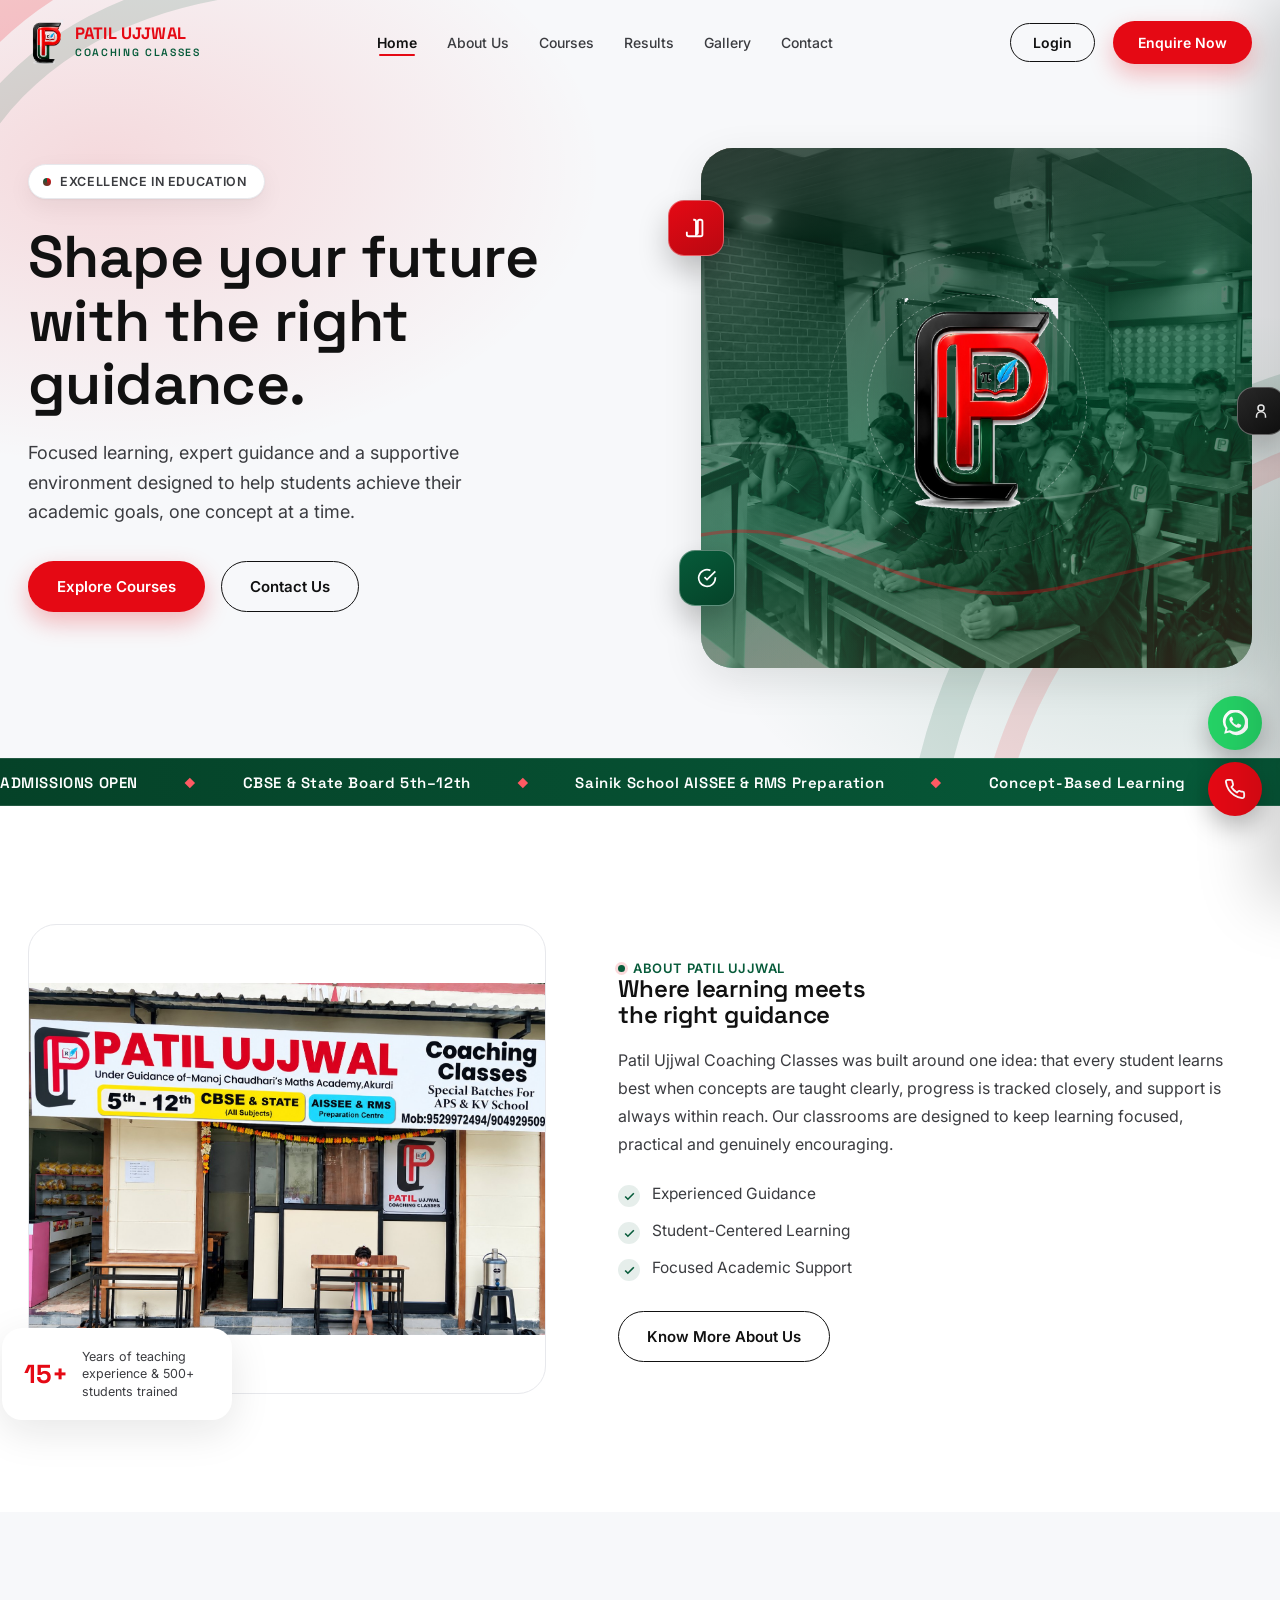
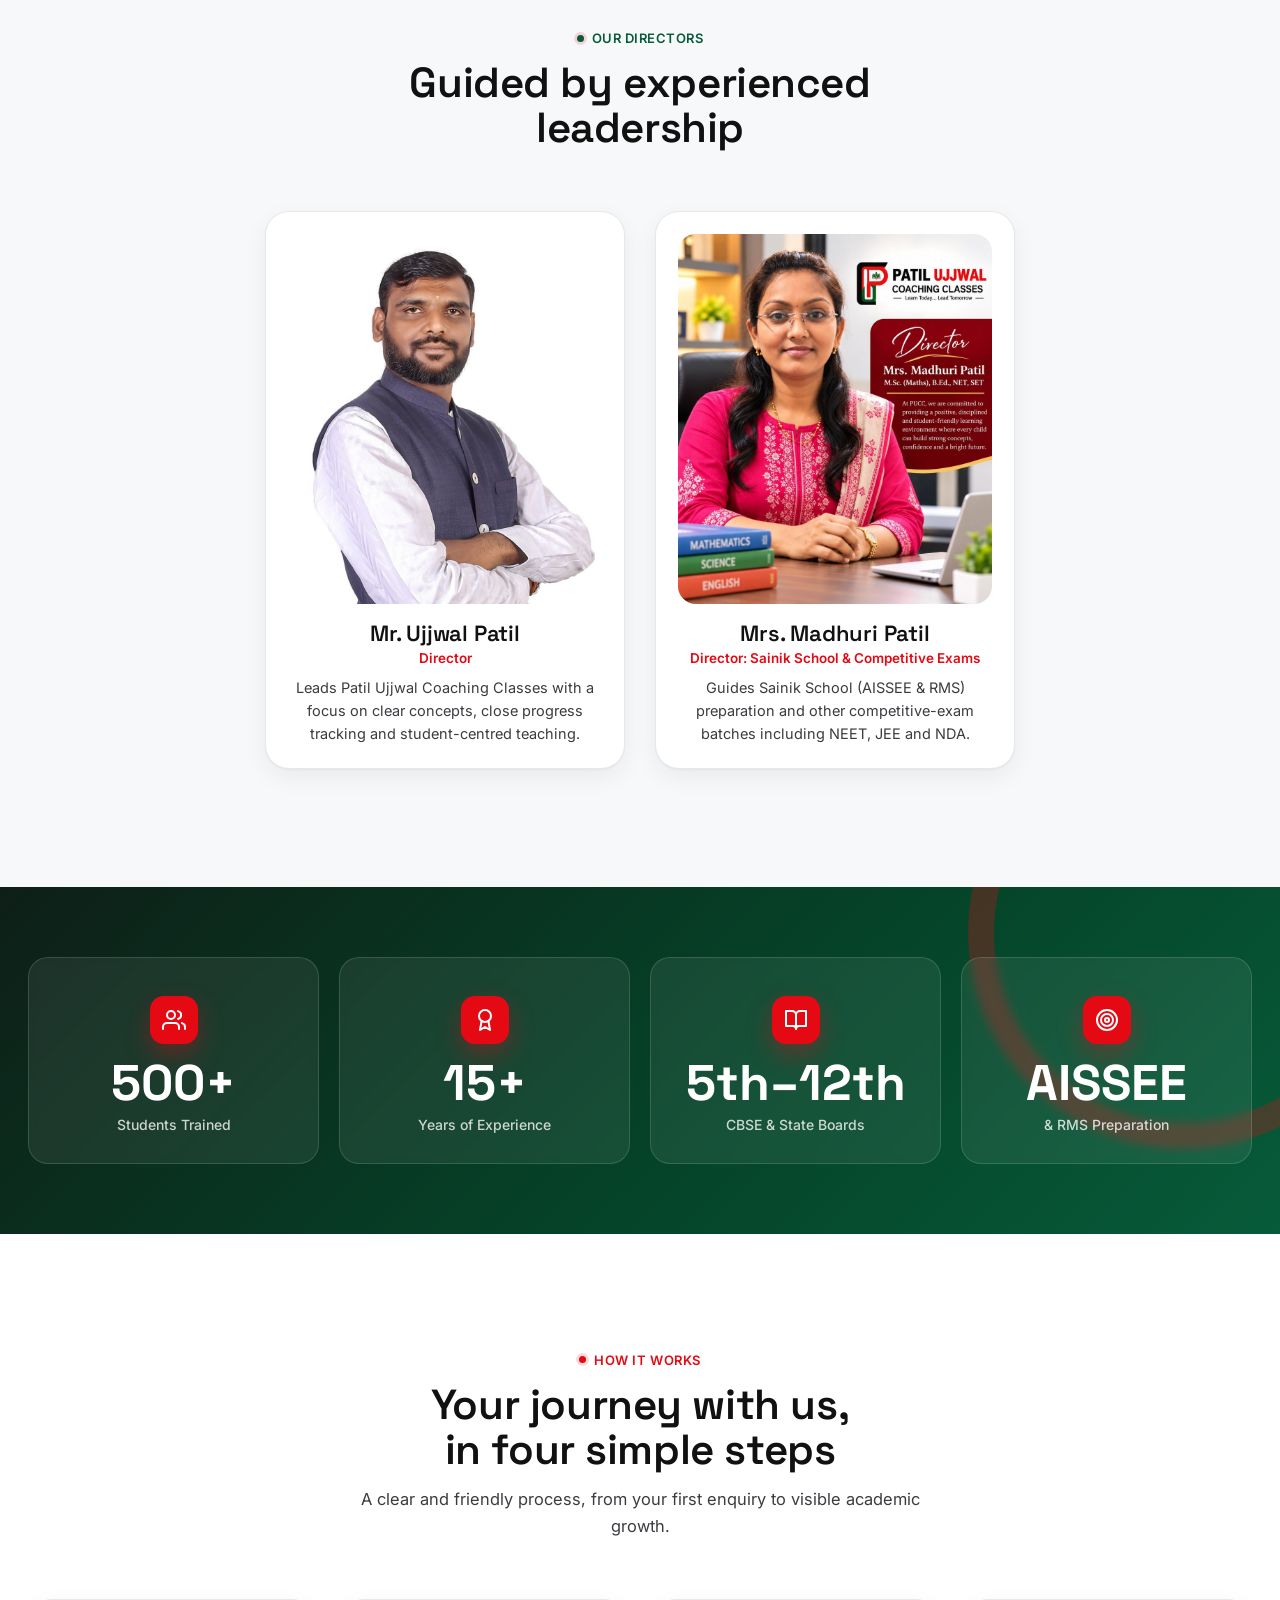
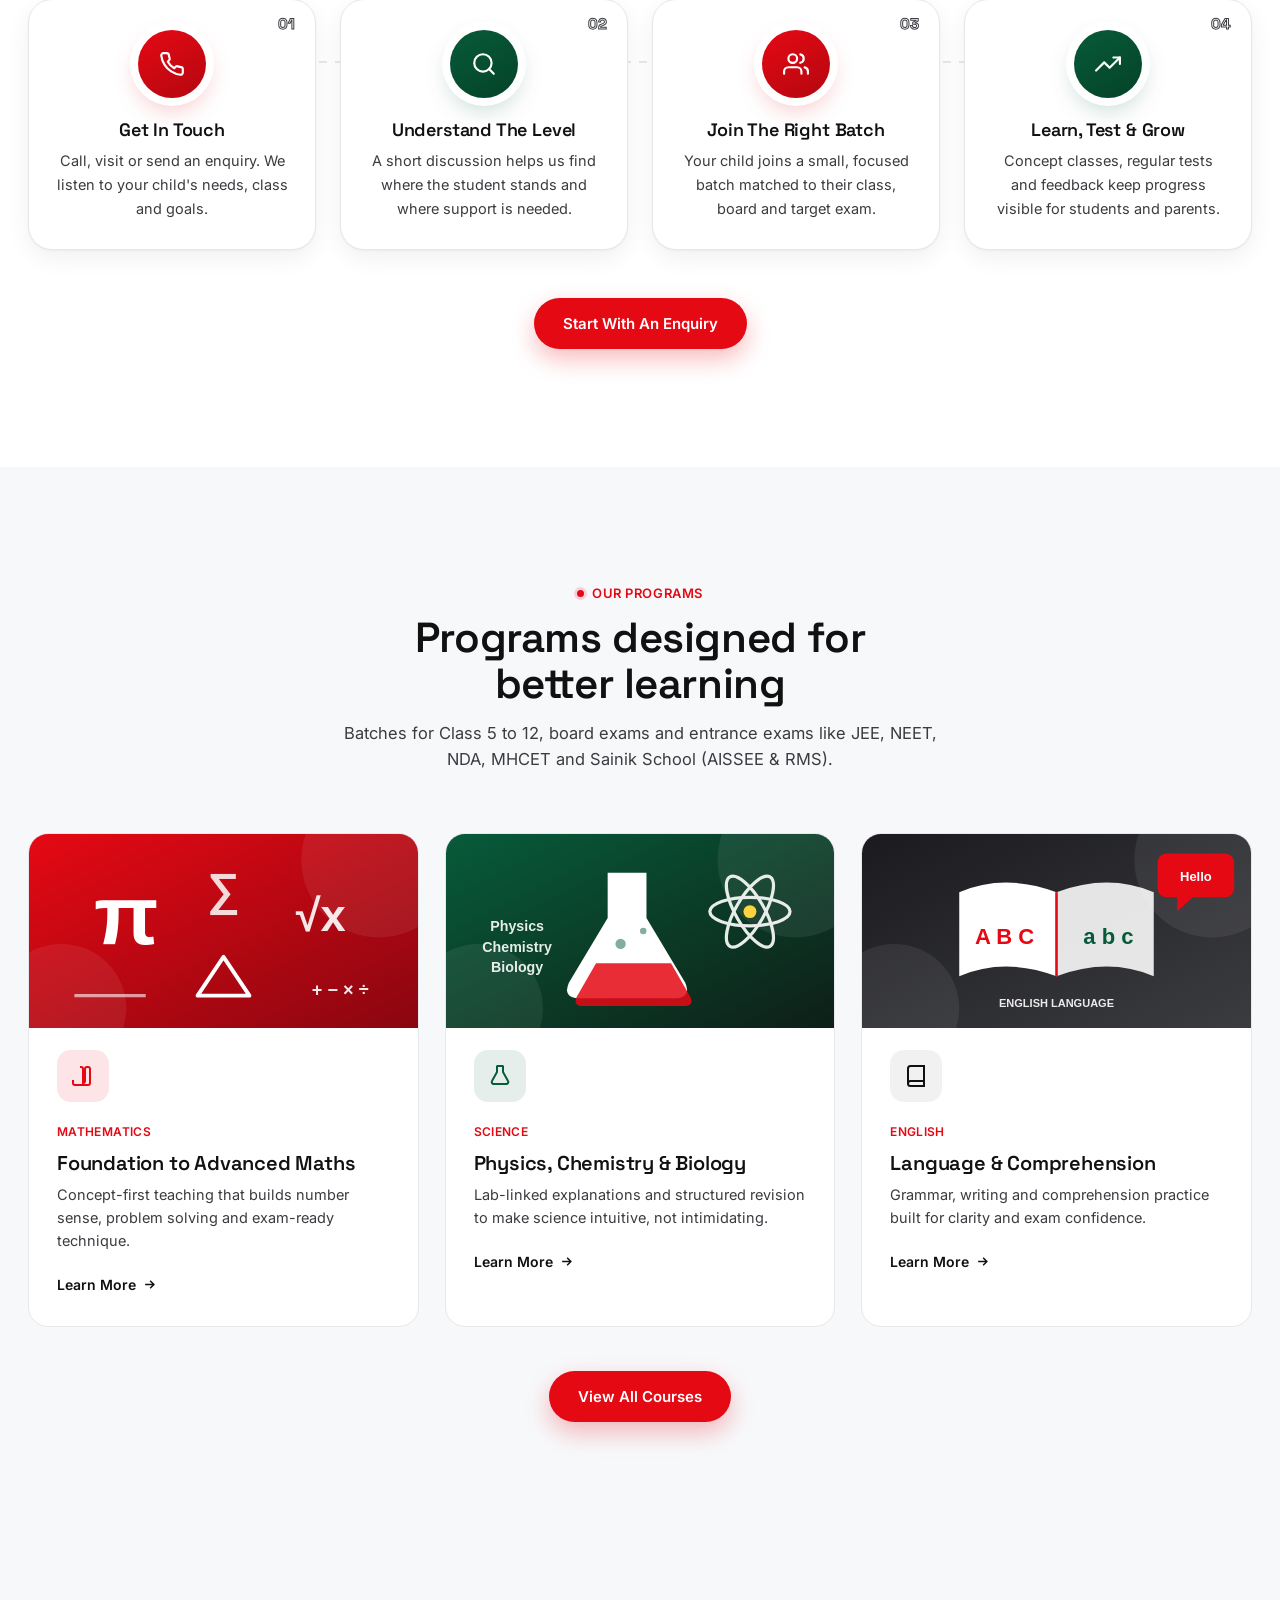
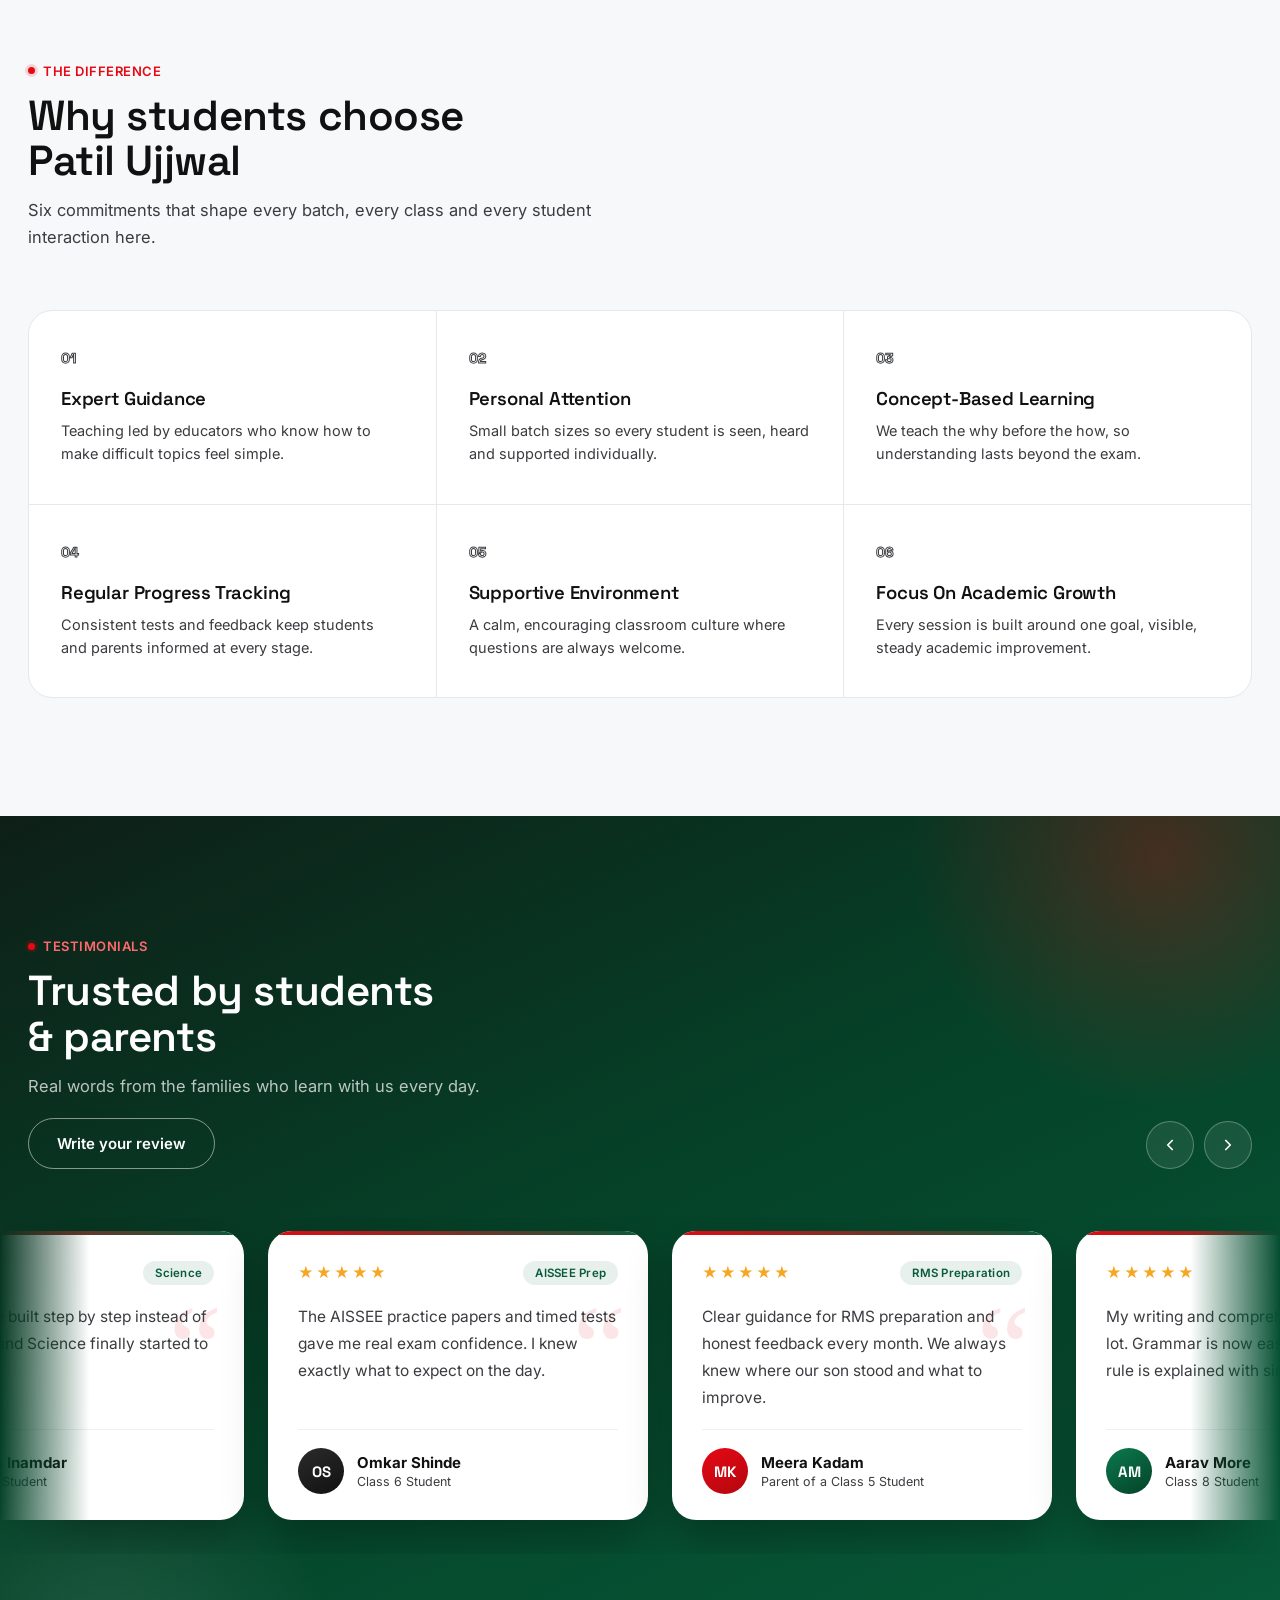
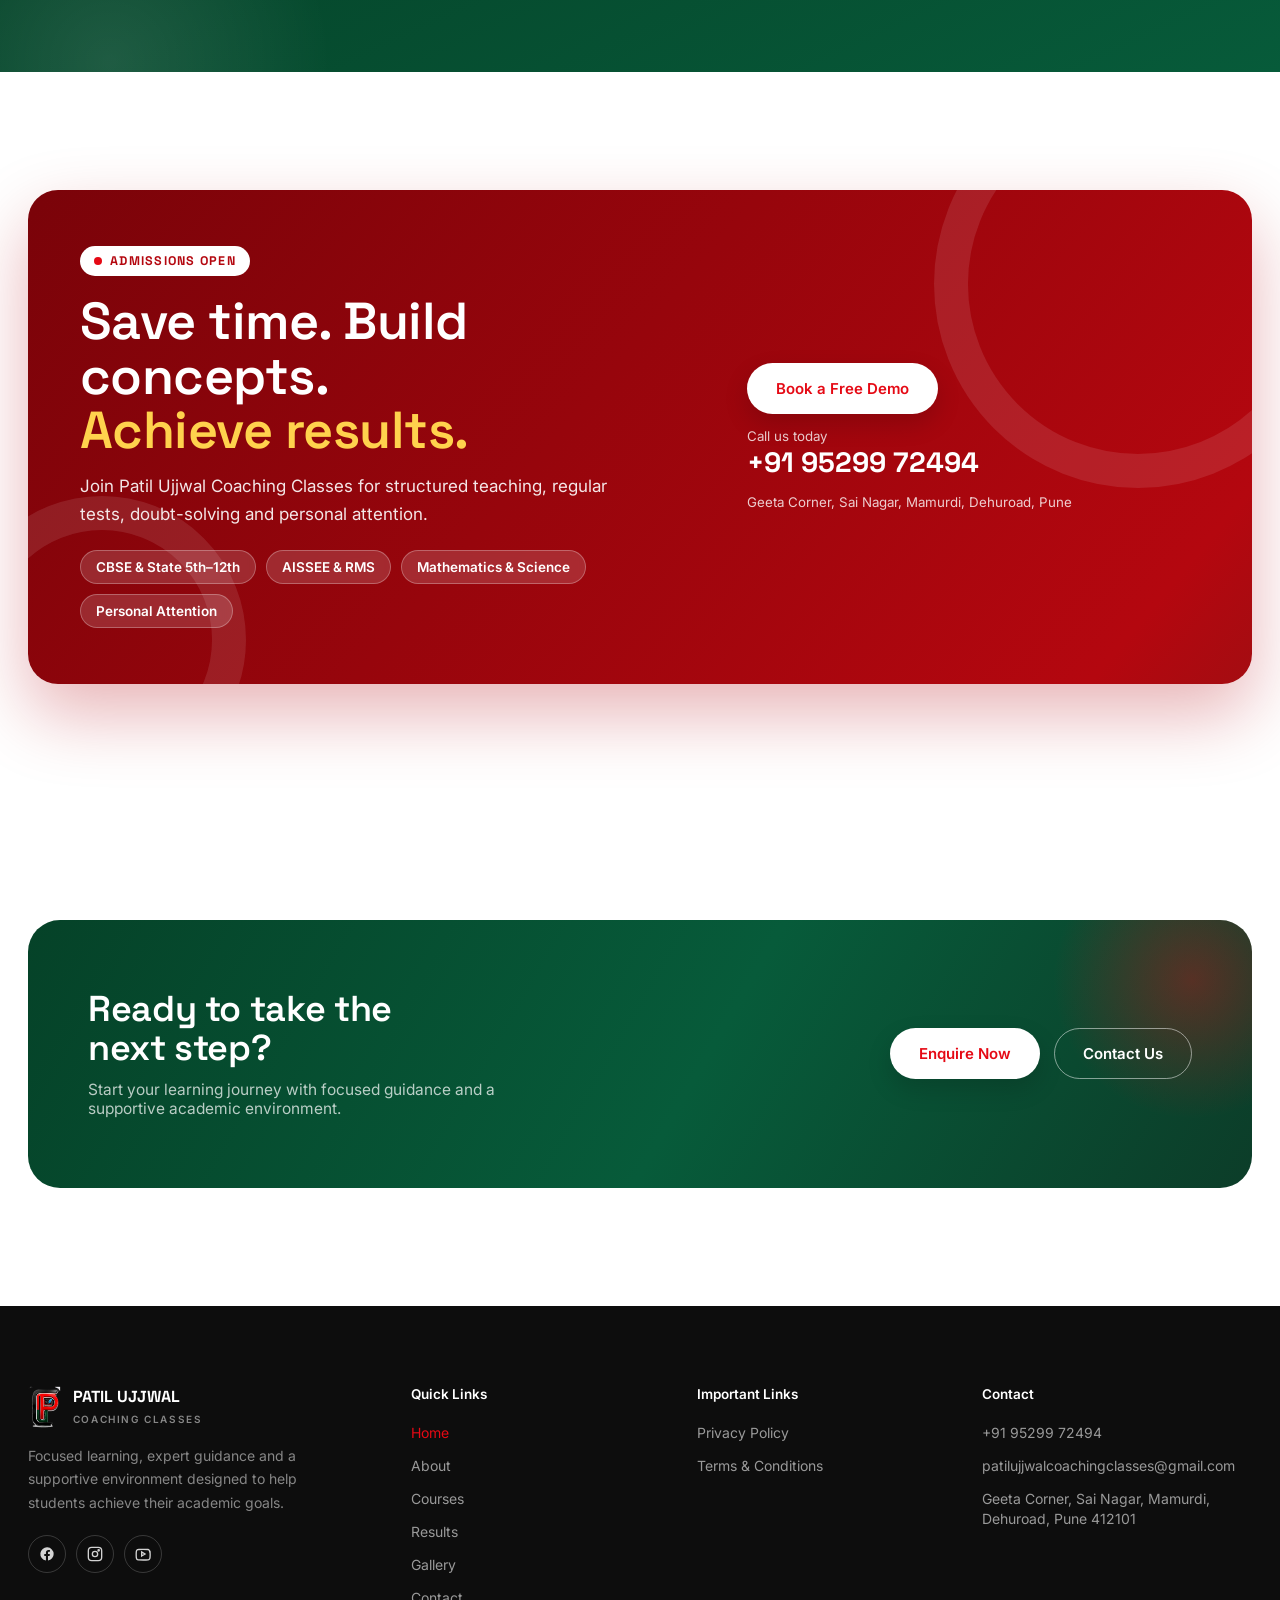
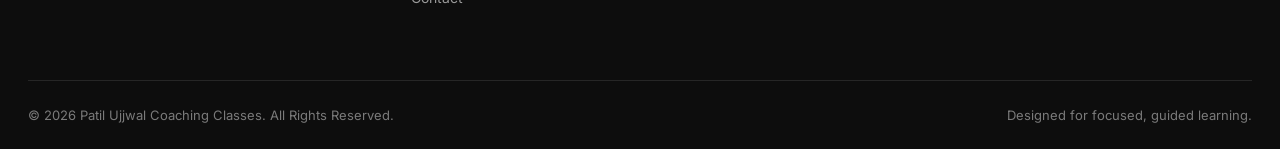
<file: index.html>
<!DOCTYPE html>
<html lang="en">
<head>
<meta charset="UTF-8">
<meta name="viewport" content="width=device-width, initial-scale=1, viewport-fit=cover">
<title>Patil Ujjwal Coaching Classes Shape Your Future With The Right Guidance</title>
<meta name="description" content="Patil Ujjwal Coaching Classes. focused learning, expert guidance and a supportive environment for academic excellence.">
<link rel="icon" type="image/png" href="assets/images/logo-icon.png">
<link rel="apple-touch-icon" href="assets/images/logo-icon.png">
<meta property="og:image" content="assets/images/logo.png">
<link rel="preconnect" href="https://fonts.googleapis.com">
<link rel="preconnect" href="https://fonts.gstatic.com" crossorigin>
<link href="https://fonts.googleapis.com/css2?family=Space+Grotesk:wght@400;500;600;700&family=Inter:wght@400;500;600;700&display=swap" rel="stylesheet">
<link rel="stylesheet" href="assets/css/style.css">
<link rel="stylesheet" href="assets/css/polish.css">
</head>
<body>
<!-- ============ NAVBAR ============ -->
<header class="nav" id="siteNav">
  <div class="wrap nav-inner">
    <a href="index.html" class="brand" aria-label="Patil Ujjwal Coaching Classes home">
      <img src="assets/images/logo-icon.png" alt="Patil Ujjwal Coaching Classes logo">
      <span class="brand-word"><span class="l1">PATIL UJJWAL</span><br><span class="l2">COACHING&nbsp;CLASSES</span></span>
    </a>
    <nav class="nav-links" aria-label="Primary">
    <a href="index.html">Home</a>
    <a href="about.html">About Us</a>
    <a href="courses.html">Courses</a>
    <a href="results.html">Results</a>
    <a href="gallery.html">Gallery</a>
    <a href="contact.html">Contact</a>
    </nav>
    <div class="nav-cta">
      <a href="admin/index.html" class="btn btn-ghost nav-login">Login</a>
      <a href="contact.html" class="btn btn-primary">Enquire Now</a>
    </div>
    <button class="hamburger" id="hamBtn" aria-label="Open menu" aria-expanded="false">
      <span></span><span></span><span></span>
    </button>
  </div>
</header>
<div class="scrim" id="scrim"></div>
<aside class="mobile-menu" id="mobileMenu" aria-label="Mobile navigation">
  <a href="index.html">Home</a>
  <a href="about.html">About Us</a>
  <a href="courses.html">Courses</a>
  <a href="results.html">Results</a>
  <a href="gallery.html">Gallery</a>
  <a href="contact.html">Contact</a>
  <a href="contact.html" class="btn btn-primary">Enquire Now</a>
  <a href="admin/index.html" class="btn btn-ghost">Login</a>
</aside>

<!-- ============ HERO ============ -->
<section class="hero" id="home" style="padding-top:calc(var(--nav-h) + 64px);">
  <svg class="hero-curve c1" viewBox="0 0 400 400" fill="none"><path d="M20 380C20 200 120 40 380 40" stroke="#E50914" stroke-opacity=".18" stroke-width="26" stroke-linecap="round"/><path d="M60 380C60 220 150 90 380 90" stroke="#075B3A" stroke-opacity=".14" stroke-width="20" stroke-linecap="round"/></svg>
  <svg class="hero-curve c2" viewBox="0 0 500 500" fill="none"><path d="M480 20C300 20 60 140 60 460" stroke="#075B3A" stroke-opacity=".14" stroke-width="26" stroke-linecap="round"/><path d="M480 70C330 70 110 190 110 460" stroke="#E50914" stroke-opacity=".12" stroke-width="18" stroke-linecap="round"/></svg>
  <div class="wrap hero-grid">
    <div class="hero-copy reveal in">
      <span class="hero-badge"><span class="dot"></span> EXCELLENCE IN EDUCATION</span>
      <h1>Shape your future<br>with the <em>right guidance.</em></h1>
      <p class="lede">Focused learning, expert guidance and a supportive environment designed to help students achieve their academic goals, one concept at a time.</p>
      <div class="hero-actions">
        <a href="courses.html" class="btn btn-primary">Explore Courses</a>
        <a href="contact.html" class="btn btn-ghost">Contact Us</a>
      </div>
    </div>
    <div class="hero-visual reveal in" style="transition-delay:.15s">
      <div class="hv-panel">
        <img class="hv-photo" src="assets/images/gallery/students-listening.jpg" alt="Our coaching centre in Sai Nagar, Mamurdi" fetchpriority="high">
        <svg viewBox="0 0 500 520" preserveAspectRatio="xMidYMid slice">
          <defs>
            <linearGradient id="gg" x1="0" y1="0" x2="1" y2="1">
              <stop offset="0" stop-color="#ffffff" stop-opacity=".08"/>
              <stop offset="1" stop-color="#ffffff" stop-opacity="0"/>
            </linearGradient>
          </defs>
          <circle cx="420" cy="60" r="140" fill="url(#gg)"/>
          <circle cx="40" cy="470" r="180" fill="url(#gg)"/>
          <path d="M-20 380 C 120 340, 180 460, 340 420 S 560 380 560 380" stroke="#E50914" stroke-opacity=".35" stroke-width="3" fill="none"/>
          <path d="M-20 300 C 140 260, 200 380, 380 330" stroke="#ffffff" stroke-opacity=".18" stroke-width="2" fill="none"/>
        </svg>
        <img class="logo-badge" src="assets/images/logo-icon.png" alt="">
      </div>
      <span class="hv-chip chip-1" aria-hidden="true">
        <svg width="22" height="22" viewBox="0 0 24 24" fill="none" stroke="currentColor" stroke-width="2"><path d="M9 3h1a2 2 0 0 1 2 2v14a2 2 0 0 0 2-2V5a2 2 0 0 1 2-2h1a2 2 0 0 1 2 2v14a2 2 0 0 1-2 2H4a2 2 0 0 1-2-2v-3"/></svg>
      </span>
      <span class="hv-chip chip-2" aria-hidden="true">
        <svg width="20" height="20" viewBox="0 0 24 24" fill="none" stroke="currentColor" stroke-width="2"><path d="M22 11.08V12a10 10 0 1 1-5.93-9.14"/><polyline points="22 4 12 14.01 9 11.01"/></svg>
      </span>
      <span class="hv-chip chip-3" aria-hidden="true">
        <svg width="18" height="18" viewBox="0 0 24 24" fill="none" stroke="currentColor" stroke-width="2"><circle cx="12" cy="8" r="4"/><path d="M6 21v-2a6 6 0 0 1 12 0v2"/></svg>
      </span>
      <span class="hv-ring ring-1" aria-hidden="true"></span>
      <span class="hv-ring ring-2" aria-hidden="true"></span>
    </div>
  </div>
</section>

<!-- ============ ABOUT (preview) ============ -->
<section id="about">
  <div class="wrap about-grid">
    <div class="about-visual reveal">
      <div class="av-frame">
        <img src="assets/images/gallery/centre-signboard.jpg" alt="Patil Ujjwal Coaching Classes centre, Sai Nagar" loading="lazy">
      </div>
      <div class="av-chip">
        <span class="num">15+</span>
        <small>Years of teaching experience &amp; 500+ students trained</small>
      </div>
    </div>
    <div class="about-copy">
      <span class="eyebrow green">ABOUT PATIL UJJWAL</span>
      <h2>Where learning meets<br>the right guidance</h2>
      <p class="body">Patil Ujjwal Coaching Classes was built around one idea: that every student learns best when concepts are taught clearly, progress is tracked closely, and support is always within reach. Our classrooms are designed to keep learning focused, practical and genuinely encouraging.</p>
      <ul class="feat-list">
        <li><span class="tick"><svg width="13" height="13" viewBox="0 0 24 24" fill="none" stroke="currentColor" stroke-width="3"><polyline points="20 6 9 17 4 12"/></svg></span>Experienced Guidance</li>
        <li><span class="tick"><svg width="13" height="13" viewBox="0 0 24 24" fill="none" stroke="currentColor" stroke-width="3"><polyline points="20 6 9 17 4 12"/></svg></span>Student-Centered Learning</li>
        <li><span class="tick"><svg width="13" height="13" viewBox="0 0 24 24" fill="none" stroke="currentColor" stroke-width="3"><polyline points="20 6 9 17 4 12"/></svg></span>Focused Academic Support</li>
      </ul>
      <a href="about.html" class="btn btn-ghost">Know More About Us</a>
    </div>
  </div>
</section>

<!-- ============ DIRECTORS ============ -->
<section id="directors" style="background:var(--mist);">
  <div class="wrap">
    <div class="sec-head center" style="margin-left:auto;margin-right:auto;">
      <span class="eyebrow green" style="justify-content:center;display:flex;">OUR DIRECTORS</span>
      <h2>Guided by experienced<br>leadership</h2>
    </div>
    <div class="dir-grid">
      <div class="dir-card reveal">
        <div class="dir-photo"><img src="assets/images/directors/ujjwal-patil.jpg" alt="Mr. Ujjwal Patil, Director" loading="lazy"></div>
        <h3>Mr. Ujjwal Patil</h3>
        <span class="dir-role">Director</span>
        <p>Leads Patil Ujjwal Coaching Classes with a focus on clear concepts, close progress tracking and student-centred teaching.</p>
      </div>
      <div class="dir-card reveal">
        <div class="dir-photo"><img src="assets/images/directors/madhuri-patil.jpg" alt="Mrs. Madhuri Patil, Director" loading="lazy"></div>
        <h3>Mrs. Madhuri Patil</h3>
        <span class="dir-role">Director: Sainik School &amp; Competitive Exams</span>
        <p>Guides Sainik School (AISSEE &amp; RMS) preparation and other competitive-exam batches including NEET, JEE and NDA.</p>
      </div>
    </div>
  </div>
</section>

<!-- ============ STATS ============ -->
<section class="stats-band">
  <div class="wrap">
    <div class="stats-grid stagger">
      <div class="stat-card" style="--i:0"><span class="stat-ic"><svg width="24" height="24" viewBox="0 0 24 24" fill="none" stroke="currentColor" stroke-width="2" stroke-linecap="round" stroke-linejoin="round"><path d="M17 21v-2a4 4 0 0 0-4-4H5a4 4 0 0 0-4 4v2"/><circle cx="9" cy="7" r="4"/><path d="M23 21v-2a4 4 0 0 0-3-3.9M16 3.1a4 4 0 0 1 0 7.8"/></svg></span><div class="stat"><b>500+</b></div><span>Students Trained</span></div>
      <div class="stat-card" style="--i:1"><span class="stat-ic"><svg width="24" height="24" viewBox="0 0 24 24" fill="none" stroke="currentColor" stroke-width="2" stroke-linecap="round" stroke-linejoin="round"><circle cx="12" cy="8" r="6"/><path d="M15.5 13.5 17 22l-5-3-5 3 1.5-8.5"/></svg></span><div class="stat"><b>15+</b></div><span>Years of Experience</span></div>
      <div class="stat-card" style="--i:2"><span class="stat-ic"><svg width="24" height="24" viewBox="0 0 24 24" fill="none" stroke="currentColor" stroke-width="2" stroke-linecap="round" stroke-linejoin="round"><path d="M2 3h6a4 4 0 0 1 4 4v14a3 3 0 0 0-3-3H2z"/><path d="M22 3h-6a4 4 0 0 0-4 4v14a3 3 0 0 1 3-3h7z"/></svg></span><div class="stat"><b>5th–12th</b></div><span>CBSE &amp; State Boards</span></div>
      <div class="stat-card" style="--i:3"><span class="stat-ic"><svg width="24" height="24" viewBox="0 0 24 24" fill="none" stroke="currentColor" stroke-width="2" stroke-linecap="round" stroke-linejoin="round"><circle cx="12" cy="12" r="10"/><circle cx="12" cy="12" r="6"/><circle cx="12" cy="12" r="2"/></svg></span><div class="stat"><b>AISSEE</b></div><span>&amp; RMS Preparation</span></div>
    </div>
  </div>
</section>

<!-- ============ HOW IT WORKS ============ -->
<section id="process">
  <div class="wrap">
    <div class="sec-head center" style="margin-left:auto;margin-right:auto;">
      <span class="eyebrow" style="justify-content:center;display:flex;">HOW IT WORKS</span>
      <h2>Your journey with us,<br>in four simple steps</h2>
      <p>A clear and friendly process, from your first enquiry to visible academic growth.</p>
    </div>
    <div class="pr-grid stagger">
      <div class="pr-card reveal" style="--i:0">
        <span class="pr-num">01</span>
        <span class="pr-ic"><svg width="26" height="26" viewBox="0 0 24 24" fill="none" stroke="currentColor" stroke-width="2" stroke-linecap="round" stroke-linejoin="round"><path d="M22 16.9v3a2 2 0 0 1-2.2 2 19.8 19.8 0 0 1-8.6-3.1 19.5 19.5 0 0 1-6-6A19.8 19.8 0 0 1 2.1 4.2 2 2 0 0 1 4.1 2h3a2 2 0 0 1 2 1.7c.1 1 .4 1.9.7 2.8a2 2 0 0 1-.5 2.1L8.1 9.9a16 16 0 0 0 6 6l1.3-1.3a2 2 0 0 1 2.1-.4c.9.3 1.8.6 2.8.7a2 2 0 0 1 1.7 2z"/></svg></span>
        <h3>Get In Touch</h3>
        <p>Call, visit or send an enquiry. We listen to your child's needs, class and goals.</p>
      </div>
      <div class="pr-card reveal" style="--i:1">
        <span class="pr-num">02</span>
        <span class="pr-ic"><svg width="26" height="26" viewBox="0 0 24 24" fill="none" stroke="currentColor" stroke-width="2" stroke-linecap="round" stroke-linejoin="round"><circle cx="11" cy="11" r="8"/><path d="M21 21l-4.3-4.3"/></svg></span>
        <h3>Understand The Level</h3>
        <p>A short discussion helps us find where the student stands and where support is needed.</p>
      </div>
      <div class="pr-card reveal" style="--i:2">
        <span class="pr-num">03</span>
        <span class="pr-ic"><svg width="26" height="26" viewBox="0 0 24 24" fill="none" stroke="currentColor" stroke-width="2" stroke-linecap="round" stroke-linejoin="round"><path d="M17 21v-2a4 4 0 0 0-4-4H5a4 4 0 0 0-4 4v2"/><circle cx="9" cy="7" r="4"/><path d="M23 21v-2a4 4 0 0 0-3-3.9M16 3.1a4 4 0 0 1 0 7.8"/></svg></span>
        <h3>Join The Right Batch</h3>
        <p>Your child joins a small, focused batch matched to their class, board and target exam.</p>
      </div>
      <div class="pr-card reveal" style="--i:3">
        <span class="pr-num">04</span>
        <span class="pr-ic"><svg width="26" height="26" viewBox="0 0 24 24" fill="none" stroke="currentColor" stroke-width="2" stroke-linecap="round" stroke-linejoin="round"><polyline points="23 6 13.5 15.5 8.5 10.5 1 18"/><polyline points="17 6 23 6 23 12"/></svg></span>
        <h3>Learn, Test & Grow</h3>
        <p>Concept classes, regular tests and feedback keep progress visible for students and parents.</p>
      </div>
    </div>
    <div style="text-align:center;margin-top:48px;">
      <a href="contact.html" class="btn btn-primary">Start With An Enquiry</a>
    </div>
  </div>
</section>

<!-- ============ COURSES (preview) ============ -->
<section id="courses" style="background:var(--mist);">
  <div class="wrap">
    <div class="sec-head center" style="margin-left:auto;margin-right:auto;">
      <span class="eyebrow" style="justify-content:center;display:flex;">OUR PROGRAMS</span>
      <h2>Programs designed for<br>better learning</h2>
      <p>Batches for Class 5 to 12, board exams and entrance exams like JEE, NEET, NDA, MHCET and Sainik School (AISSEE &amp; RMS).</p>
    </div>
    <div class="course-grid stagger">
      <div class="course-card reveal" style="--i:0">
        <div class="cc-img"><img src="assets/images/courses/maths.svg" alt="Mathematics coaching" loading="lazy"></div>
        <span class="ic bg-red"><svg width="24" height="24" viewBox="0 0 24 24" fill="none" stroke="currentColor" stroke-width="2"><path d="M9 3h1a2 2 0 0 1 2 2v14a2 2 0 0 0 2-2V5a2 2 0 0 1 2-2h1a2 2 0 0 1 2 2v14a2 2 0 0 1-2 2H4a2 2 0 0 1-2-2v-3"/></svg></span>
        <span class="tag">MATHEMATICS</span>
        <h3>Foundation to Advanced Maths</h3>
        <p>Concept-first teaching that builds number sense, problem solving and exam-ready technique.</p>
        <a class="learn" href="courses.html#maths">Learn More <svg width="15" height="15" viewBox="0 0 24 24" fill="none" stroke="currentColor" stroke-width="2.4"><path d="M5 12h14M13 6l6 6-6 6"/></svg></a>
      </div>
      <div class="course-card reveal" style="--i:1">
        <div class="cc-img"><img src="assets/images/courses/science.svg" alt="Science coaching" loading="lazy"></div>
        <span class="ic bg-green"><svg width="24" height="24" viewBox="0 0 24 24" fill="none" stroke="currentColor" stroke-width="2"><path d="M9 2v6l-5 9a2 2 0 0 0 2 3h12a2 2 0 0 0 2-3l-5-9V2"/><line x1="8.5" y1="2" x2="15.5" y2="2"/></svg></span>
        <span class="tag">SCIENCE</span>
        <h3>Physics, Chemistry &amp; Biology</h3>
        <p>Lab-linked explanations and structured revision to make science intuitive, not intimidating.</p>
        <a class="learn" href="courses.html#science">Learn More <svg width="15" height="15" viewBox="0 0 24 24" fill="none" stroke="currentColor" stroke-width="2.4"><path d="M5 12h14M13 6l6 6-6 6"/></svg></a>
      </div>
      <div class="course-card reveal" style="--i:2">
        <div class="cc-img"><img src="assets/images/courses/english.svg" alt="English language coaching" loading="lazy"></div>
        <span class="ic bg-ink"><svg width="24" height="24" viewBox="0 0 24 24" fill="none" stroke="currentColor" stroke-width="2"><path d="M4 19.5A2.5 2.5 0 0 1 6.5 17H20"/><path d="M6.5 2H20v20H6.5A2.5 2.5 0 0 1 4 19.5v-15A2.5 2.5 0 0 1 6.5 2z"/></svg></span>
        <span class="tag">ENGLISH</span>
        <h3>Language &amp; Comprehension</h3>
        <p>Grammar, writing and comprehension practice built for clarity and exam confidence.</p>
        <a class="learn" href="courses.html#english">Learn More <svg width="15" height="15" viewBox="0 0 24 24" fill="none" stroke="currentColor" stroke-width="2.4"><path d="M5 12h14M13 6l6 6-6 6"/></svg></a>
      </div>
    </div>
    <div style="text-align:center;margin-top:44px;">
      <a href="courses.html" class="btn btn-primary">View All Courses</a>
    </div>
  </div>
</section>

<!-- ============ WHY CHOOSE US ============ -->
<section class="why" id="why">
  <div class="wrap">
    <div class="sec-head">
      <span class="eyebrow">THE DIFFERENCE</span>
      <h2>Why students choose<br>Patil Ujjwal</h2>
      <p>Six commitments that shape every batch, every class and every student interaction here.</p>
    </div>
    <div class="why-grid stagger">
      <div class="why-card reveal" style="--i:0"><span class="idx">01</span><h3>Expert Guidance</h3><p>Teaching led by educators who know how to make difficult topics feel simple.</p></div>
      <div class="why-card reveal" style="--i:1"><span class="idx">02</span><h3>Personal Attention</h3><p>Small batch sizes so every student is seen, heard and supported individually.</p></div>
      <div class="why-card reveal" style="--i:2"><span class="idx">03</span><h3>Concept-Based Learning</h3><p>We teach the why before the how, so understanding lasts beyond the exam.</p></div>
      <div class="why-card reveal" style="--i:3"><span class="idx">04</span><h3>Regular Progress Tracking</h3><p>Consistent tests and feedback keep students and parents informed at every stage.</p></div>
      <div class="why-card reveal" style="--i:4"><span class="idx">05</span><h3>Supportive Environment</h3><p>A calm, encouraging classroom culture where questions are always welcome.</p></div>
      <div class="why-card reveal" style="--i:5"><span class="idx">06</span><h3>Focus On Academic Growth</h3><p>Every session is built around one goal, visible, steady academic improvement.</p></div>
    </div>
  </div>
</section>

<!-- ============ TESTIMONIALS ============ -->
<section class="tm" id="testimonials">
  <div class="wrap">
    <div class="tm-head">
      <div class="sec-head" style="margin-bottom:0;">
        <span class="eyebrow on-dark">TESTIMONIALS</span>
        <h2>Trusted by students<br>&amp; parents</h2>
        <p>Real words from the families who learn with us every day.</p>
        <a href="results.html#share-review" class="btn btn-ghost on-dark" style="margin-top:18px;">Write your review</a>
      </div>
      <div class="tm-nav">
        <button id="tmPrev" aria-label="Previous testimonial"><svg width="18" height="18" viewBox="0 0 24 24" fill="none" stroke="currentColor" stroke-width="2.3" stroke-linecap="round" stroke-linejoin="round"><path d="M15 18l-6-6 6-6"/></svg></button>
        <button id="tmNext" aria-label="Next testimonial"><svg width="18" height="18" viewBox="0 0 24 24" fill="none" stroke="currentColor" stroke-width="2.3" stroke-linecap="round" stroke-linejoin="round"><path d="M9 18l6-6-6-6"/></svg></button>
      </div>
    </div>
  </div>
  <div class="tm-viewport">
    <div class="tm-track" id="tmTrack" tabindex="0" aria-label="Student and parent testimonials. Scroll or swipe to read more.">
      <article class="tm-card">
        <div class="tm-top"><span class="tm-stars" aria-label="5 out of 5 stars">&#9733;&#9733;&#9733;&#9733;&#9733;</span><span class="tm-tag">Doubt Solving</span></div>
        <p class="tm-q">The doubt-solving sessions helped me the most. No question ever felt too small to ask, and the teachers never rushed me.</p>
        <div class="tm-who"><span class="tm-av" style="background:linear-gradient(150deg,#E50914,#B4070F)">RJ</span><div><b>Rohan Joshi</b><small>Class 10 Student</small></div></div>
      </article>
      <article class="tm-card">
        <div class="tm-top"><span class="tm-stars" aria-label="5 out of 5 stars">&#9733;&#9733;&#9733;&#9733;&#9733;</span><span class="tm-tag">Maths</span></div>
        <p class="tm-q">My daughter's confidence in Maths changed completely after joining. The small batch size really makes a difference.</p>
        <div class="tm-who"><span class="tm-av" style="background:linear-gradient(150deg,#0a7a4e,#054228)">SP</span><div><b>Sunita Patil</b><small>Parent of a Class 8 Student</small></div></div>
      </article>
      <article class="tm-card">
        <div class="tm-top"><span class="tm-stars" aria-label="5 out of 5 stars">&#9733;&#9733;&#9733;&#9733;&#9733;</span><span class="tm-tag">Weekly Tests</span></div>
        <p class="tm-q">Weekly tests kept me consistent through the whole year instead of cramming right before exams. I now revise without stress.</p>
        <div class="tm-who"><span class="tm-av" style="background:linear-gradient(150deg,#2b2b2b,#111111)">AK</span><div><b>Aditi Kulkarni</b><small>Class 9 Student</small></div></div>
      </article>
      <article class="tm-card">
        <div class="tm-top"><span class="tm-stars" aria-label="5 out of 5 stars">&#9733;&#9733;&#9733;&#9733;&#9733;</span><span class="tm-tag">Personal Attention</span></div>
        <p class="tm-q">Teachers here track every student's progress, not just the toppers. That personal attention is what made us choose Patil Ujjwal.</p>
        <div class="tm-who"><span class="tm-av" style="background:linear-gradient(150deg,#E50914,#B4070F)">VD</span><div><b>Vikram Deshmukh</b><small>Parent of a Class 6 Student</small></div></div>
      </article>
      <article class="tm-card">
        <div class="tm-top"><span class="tm-stars" aria-label="5 out of 5 stars">&#9733;&#9733;&#9733;&#9733;&#9733;</span><span class="tm-tag">Science</span></div>
        <p class="tm-q">Concepts were built step by step instead of being rushed, and Science finally started to click for me.</p>
        <div class="tm-who"><span class="tm-av" style="background:linear-gradient(150deg,#0a7a4e,#054228)">SI</span><div><b>Sanika Inamdar</b><small>Class 9 Student</small></div></div>
      </article>
      <article class="tm-card">
        <div class="tm-top"><span class="tm-stars" aria-label="5 out of 5 stars">&#9733;&#9733;&#9733;&#9733;&#9733;</span><span class="tm-tag">AISSEE Prep</span></div>
        <p class="tm-q">The AISSEE practice papers and timed tests gave me real exam confidence. I knew exactly what to expect on the day.</p>
        <div class="tm-who"><span class="tm-av" style="background:linear-gradient(150deg,#2b2b2b,#111111)">OS</span><div><b>Omkar Shinde</b><small>Class 6 Student</small></div></div>
      </article>
      <article class="tm-card">
        <div class="tm-top"><span class="tm-stars" aria-label="5 out of 5 stars">&#9733;&#9733;&#9733;&#9733;&#9733;</span><span class="tm-tag">RMS Preparation</span></div>
        <p class="tm-q">Clear guidance for RMS preparation and honest feedback every month. We always knew where our son stood and what to improve.</p>
        <div class="tm-who"><span class="tm-av" style="background:linear-gradient(150deg,#E50914,#B4070F)">MK</span><div><b>Meera Kadam</b><small>Parent of a Class 5 Student</small></div></div>
      </article>
      <article class="tm-card">
        <div class="tm-top"><span class="tm-stars" aria-label="5 out of 5 stars">&#9733;&#9733;&#9733;&#9733;&#9733;</span><span class="tm-tag">English</span></div>
        <p class="tm-q">My writing and comprehension improved a lot. Grammar is now easy because every rule is explained with simple examples.</p>
        <div class="tm-who"><span class="tm-av" style="background:linear-gradient(150deg,#0a7a4e,#054228)">AM</span><div><b>Aarav More</b><small>Class 8 Student</small></div></div>
      </article>
      <article class="tm-card">
        <div class="tm-top"><span class="tm-stars" aria-label="5 out of 5 stars">&#9733;&#9733;&#9733;&#9733;&#9733;</span><span class="tm-tag">Regular Updates</span></div>
        <p class="tm-q">Regular progress updates and quick replies to our queries give us complete peace of mind as parents.</p>
        <div class="tm-who"><span class="tm-av" style="background:linear-gradient(150deg,#2b2b2b,#111111)">PJ</span><div><b>Priya Jadhav</b><small>Parent of a Class 7 Student</small></div></div>
      </article>
      <article class="tm-card">
        <div class="tm-top"><span class="tm-stars" aria-label="5 out of 5 stars">&#9733;&#9733;&#9733;&#9733;&#9733;</span><span class="tm-tag">Board Preparation</span></div>
        <p class="tm-q">Structured revision and lots of practice made my board preparation smooth. The calm classroom environment really helped me focus.</p>
        <div class="tm-who"><span class="tm-av" style="background:linear-gradient(150deg,#E50914,#B4070F)">TG</span><div><b>Tanmay Gaikwad</b><small>Class 10 Student</small></div></div>
      </article>
    </div>
  </div>
</section>

<!-- ============ CTA ============ -->
<section>
  <div class="wrap">
    <div class="cta reveal">
      <div>
        <h2>Ready to take the<br>next step?</h2>
        <p>Start your learning journey with focused guidance and a supportive academic environment.</p>
      </div>
      <div class="cta-actions">
        <a href="contact.html" class="btn btn-white">Enquire Now</a>
        <a href="contact.html" class="btn btn-ghost on-dark">Contact Us</a>
      </div>
    </div>
  </div>
</section>
<!-- ============ FOOTER ============ -->
<footer>
  <div class="wrap">
    <div class="foot-grid">
      <div>
        <div class="foot-brand">
          <img src="assets/images/logo-icon.png" alt="Patil Ujjwal Coaching Classes">
          <span><span class="l1">PATIL UJJWAL</span><br><span class="l2">COACHING CLASSES</span></span>
        </div>
        <p class="desc">Focused learning, expert guidance and a supportive environment designed to help students achieve their academic goals.</p>
        <div class="foot-social">
          <a href="#" aria-label="Facebook"><svg width="16" height="16" viewBox="0 0 24 24" fill="currentColor"><path d="M22 12a10 10 0 1 0-11.6 9.9v-7H7.9V12h2.5V9.8c0-2.5 1.5-3.9 3.8-3.9 1.1 0 2.2.2 2.2.2v2.5h-1.3c-1.2 0-1.6.8-1.6 1.6V12h2.8l-.4 2.9h-2.4v7A10 10 0 0 0 22 12z"/></svg></a>
          <a href="#" aria-label="Instagram"><svg width="16" height="16" viewBox="0 0 24 24" fill="none" stroke="currentColor" stroke-width="2"><rect x="2" y="2" width="20" height="20" rx="5"/><circle cx="12" cy="12" r="4"/><circle cx="17.5" cy="6.5" r="1"/></svg></a>
          <a href="#" aria-label="YouTube"><svg width="16" height="16" viewBox="0 0 24 24" fill="none" stroke="currentColor" stroke-width="2"><path d="M22 8.5s-.2-1.6-.8-2.3c-.8-.9-1.7-.9-2.1-1C16.4 5 12 5 12 5s-4.4 0-7.1.2c-.4 0-1.3.1-2.1 1C2.2 6.9 2 8.5 2 8.5S1.8 10.4 1.8 12.3v1.4C1.8 15.6 2 17.5 2 17.5s.2 1.6.8 2.3c.8.9 1.9.9 2.4 1 1.7.2 7.3.2 7.3.2s4.4 0 7.1-.3c.4 0 1.3-.1 2.1-1 .6-.7.8-2.3.8-2.3s.2-1.9.2-3.8v-1.4c0-1.9-.2-3.8-.2-3.8z"/><polygon points="10 15 15 12 10 9"/></svg></a>
        </div>
      </div>
      <div>
        <h5>Quick Links</h5>
        <ul>
          <li><a href="index.html">Home</a></li>
          <li><a href="about.html">About</a></li>
          <li><a href="courses.html">Courses</a></li>
          <li><a href="results.html">Results</a></li>
          <li><a href="gallery.html">Gallery</a></li>
          <li><a href="contact.html">Contact</a></li>
        </ul>
      </div>
      <div>
        <h5>Important Links</h5>
        <ul>
          <li><a href="privacy-policy.html">Privacy Policy</a></li>
          <li><a href="terms-conditions.html">Terms &amp; Conditions</a></li>
        </ul>
      </div>
      <div>
        <h5>Contact</h5>
        <ul>
          <li><a href="tel:+919529972494">+91 95299 72494</a></li>
          <li><a href="mailto:patilujjwalcoachingclasses@gmail.com">patilujjwalcoachingclasses@gmail.com</a></li>
          <li><a href="contact.html">Geeta Corner, Sai Nagar, Mamurdi, Dehuroad, Pune 412101</a></li>
        </ul>
      </div>
    </div>
    <div class="foot-bottom">
      <p>&copy; 2026 Patil Ujjwal Coaching Classes. All Rights Reserved.</p>
      <p>Designed for focused, guided learning.</p>
    </div>
  </div>
</footer>

<script src="assets/js/config.js"></script>
<script src="assets/js/script.js"></script>
<script src="assets/js/polish.js" defer></script>
</body>
</html>
</file>
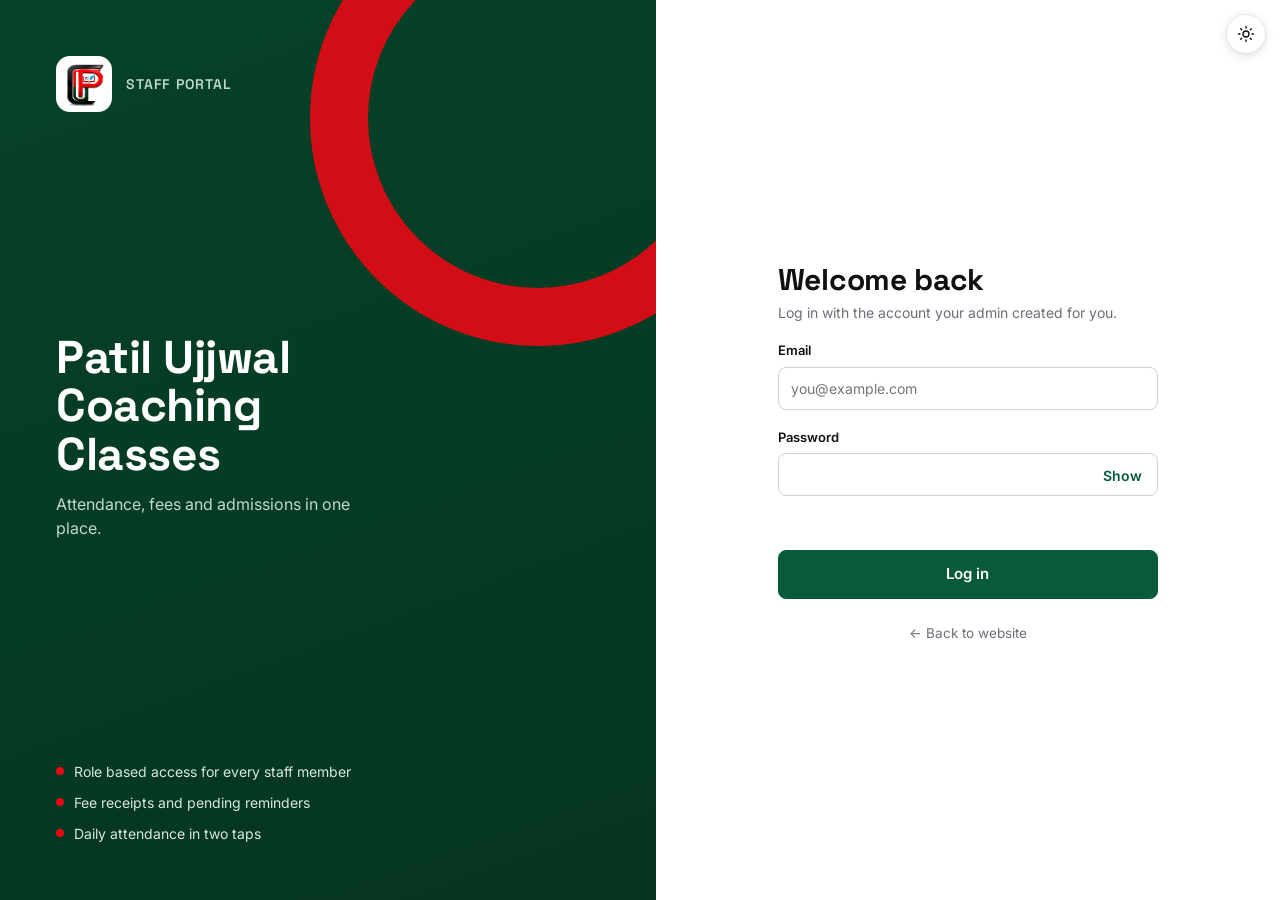
<file: admin/index.html>
<!DOCTYPE html>
<html lang="en">
<head>
  <meta charset="UTF-8">
  <meta name="viewport" content="width=device-width, initial-scale=1">
  <title>Admin | Patil Ujjwal Coaching Classes</title>
  <meta name="robots" content="noindex">
  <meta name="theme-color" content="#054228">
  <link rel="icon" href="../assets/images/logo-icon.png">
  <script src="js/theme.js"></script>
  <link rel="preconnect" href="https://fonts.googleapis.com">
  <link rel="preconnect" href="https://fonts.gstatic.com" crossorigin>
  <link href="https://fonts.googleapis.com/css2?family=Space+Grotesk:wght@500;600;700&family=Inter:wght@400;500;600&display=swap" rel="stylesheet">
  <link rel="stylesheet" href="css/admin.css">
</head>
<body>
  <div id="root"></div>
  <div id="toasts" aria-live="polite"></div>
  <script src="../assets/js/config.js"></script>
  <script type="module" src="js/app.js"></script>
</body>
</html>
</file>
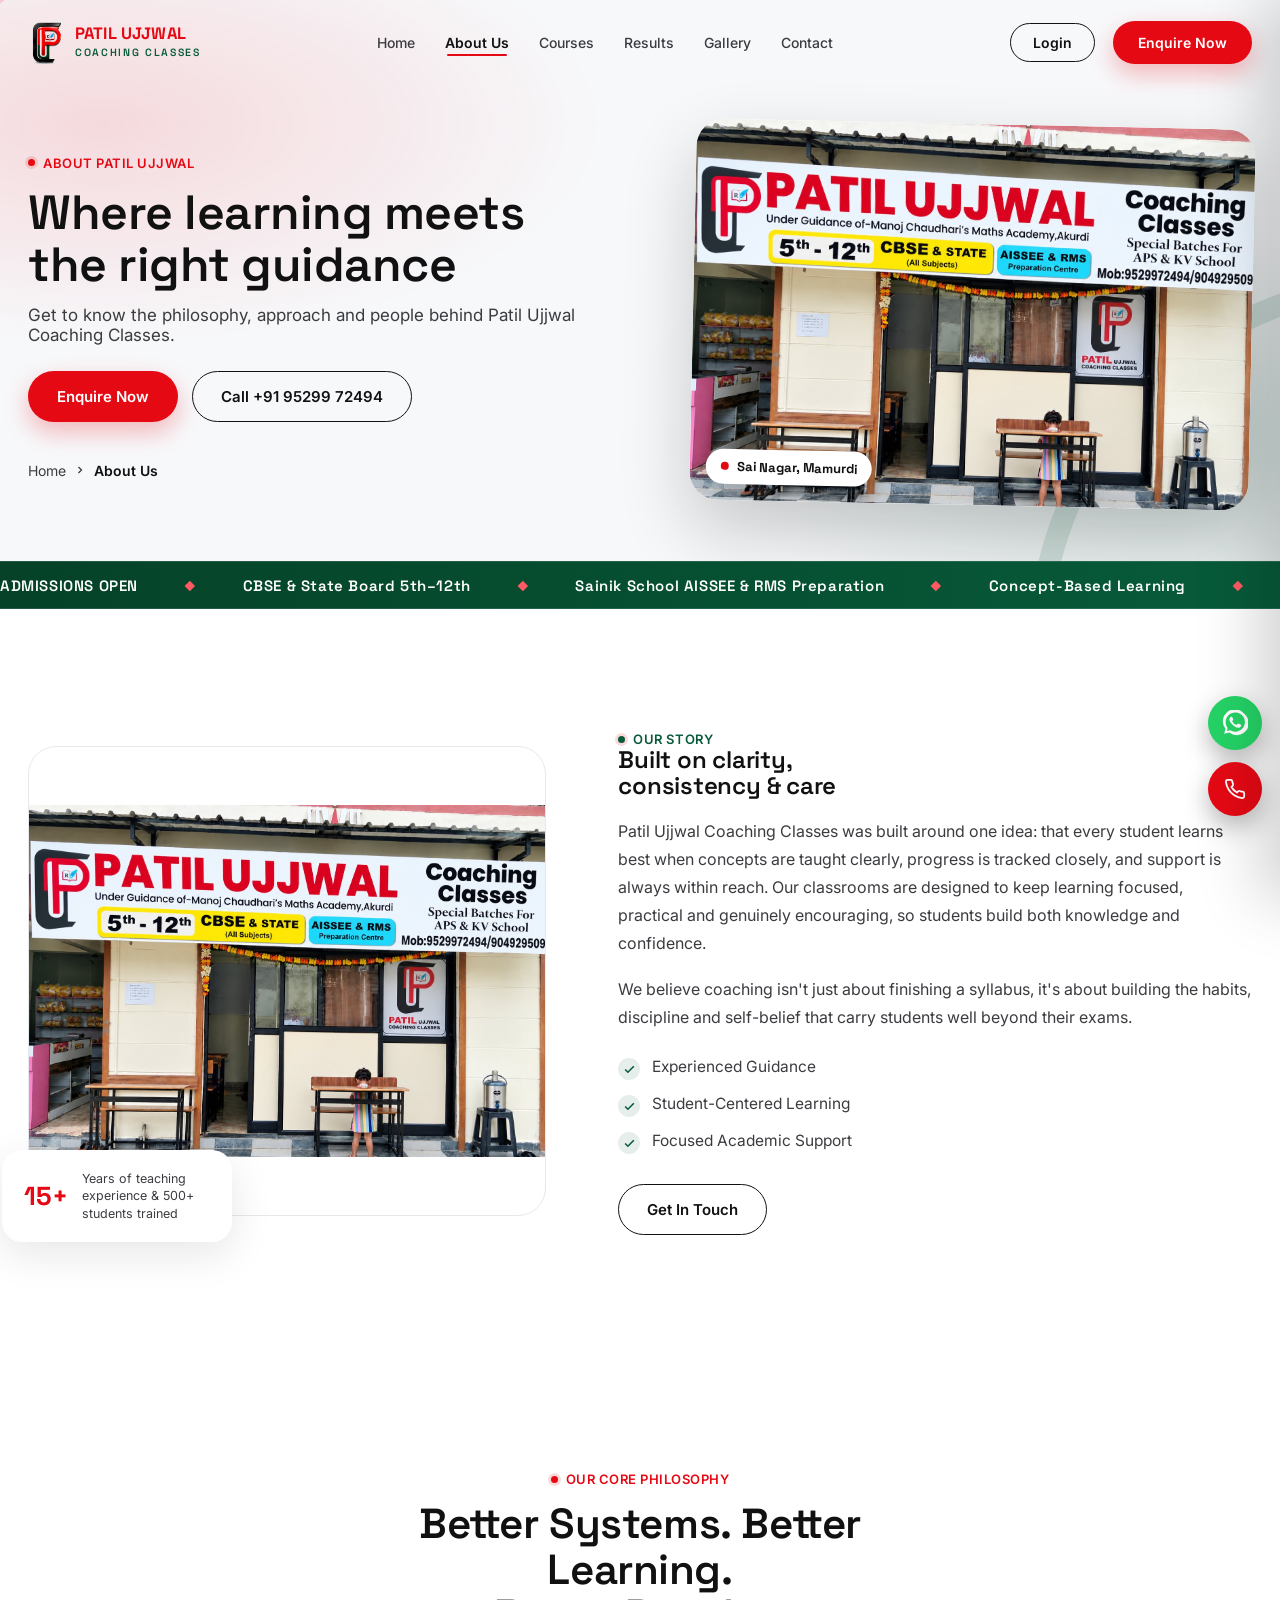
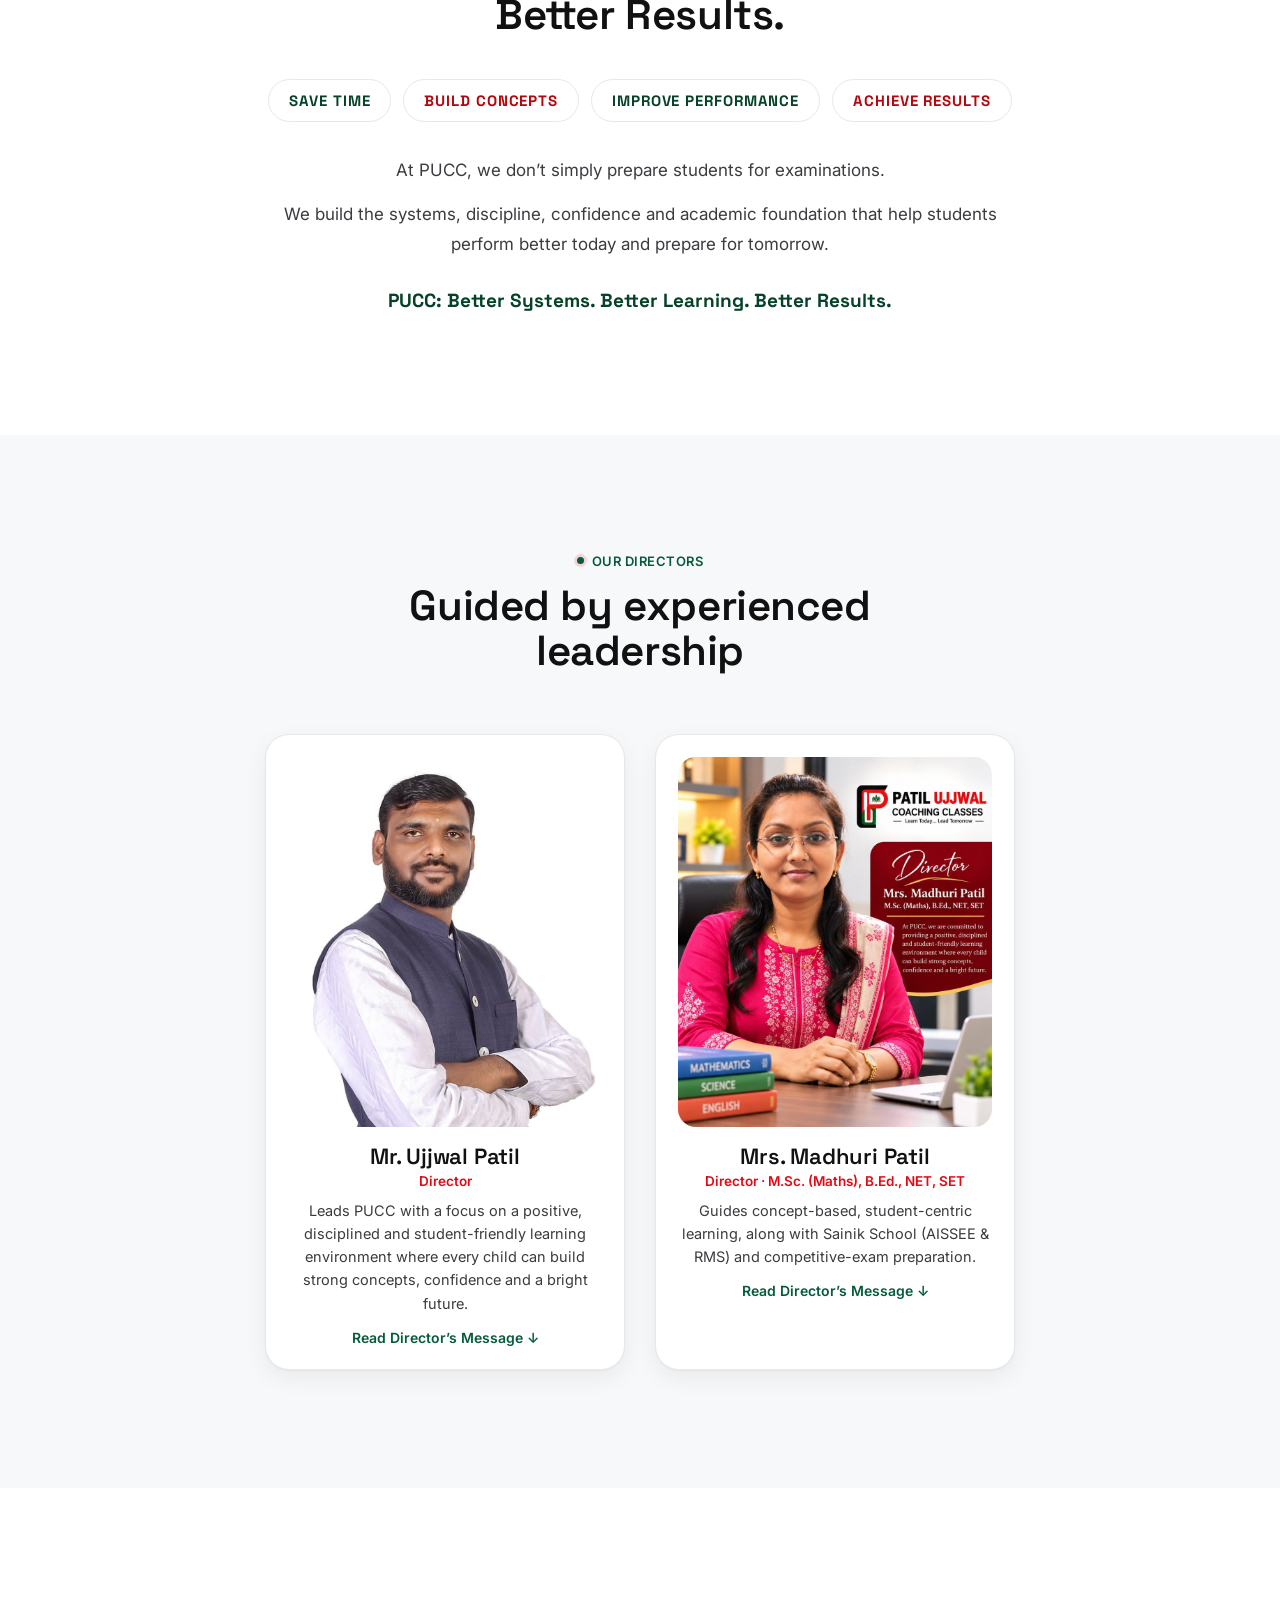
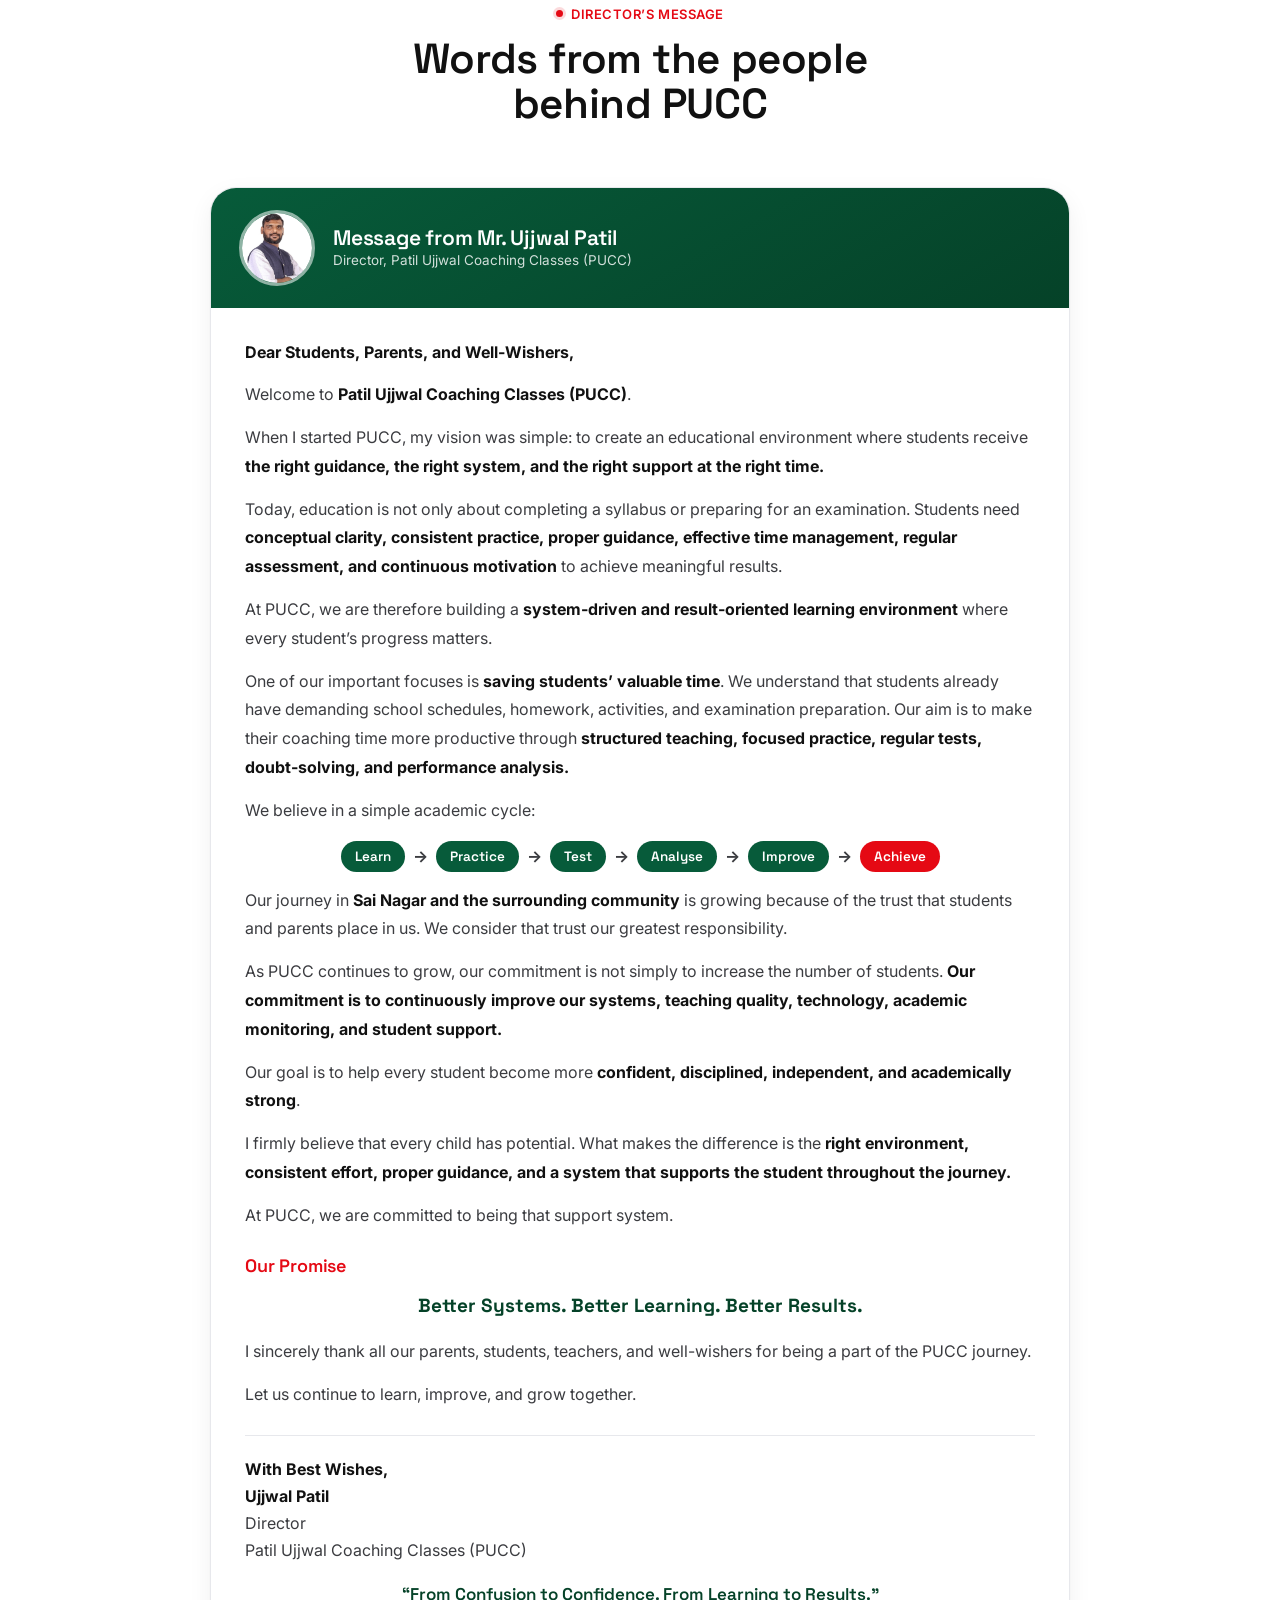
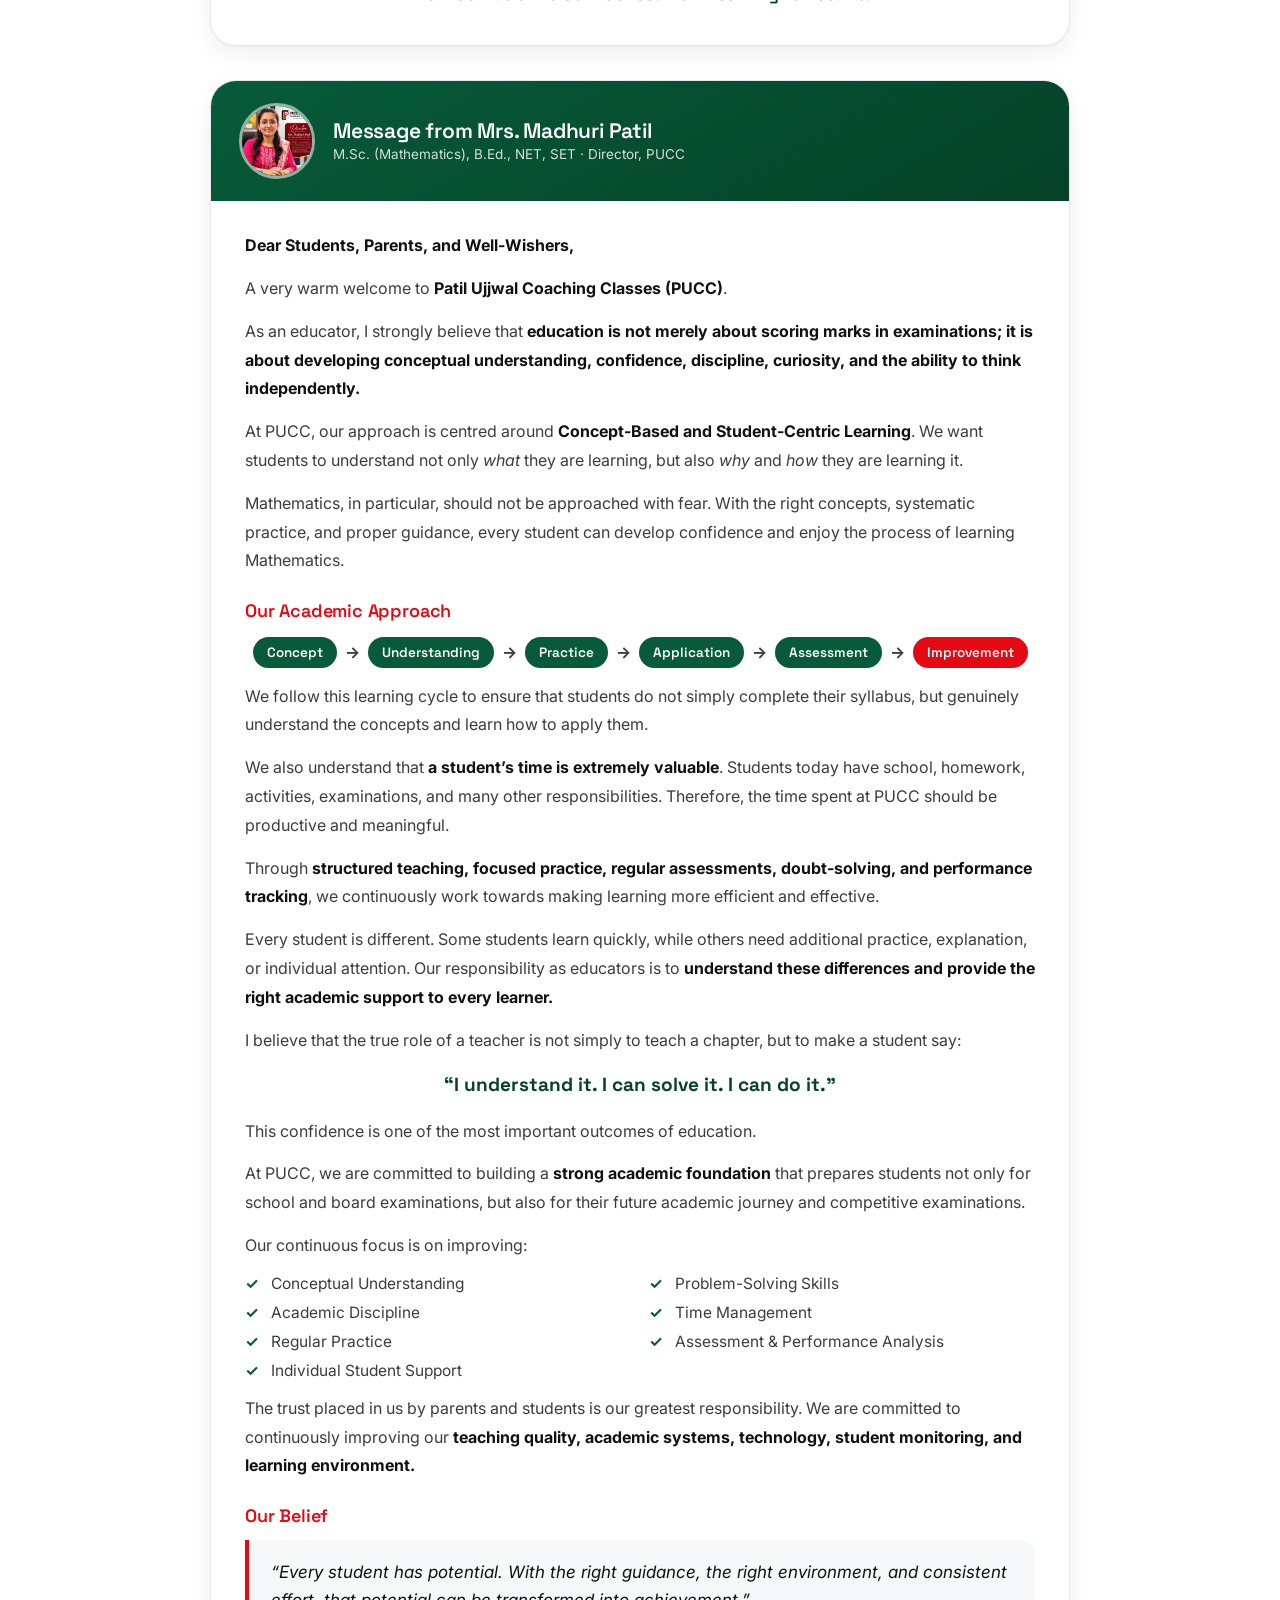
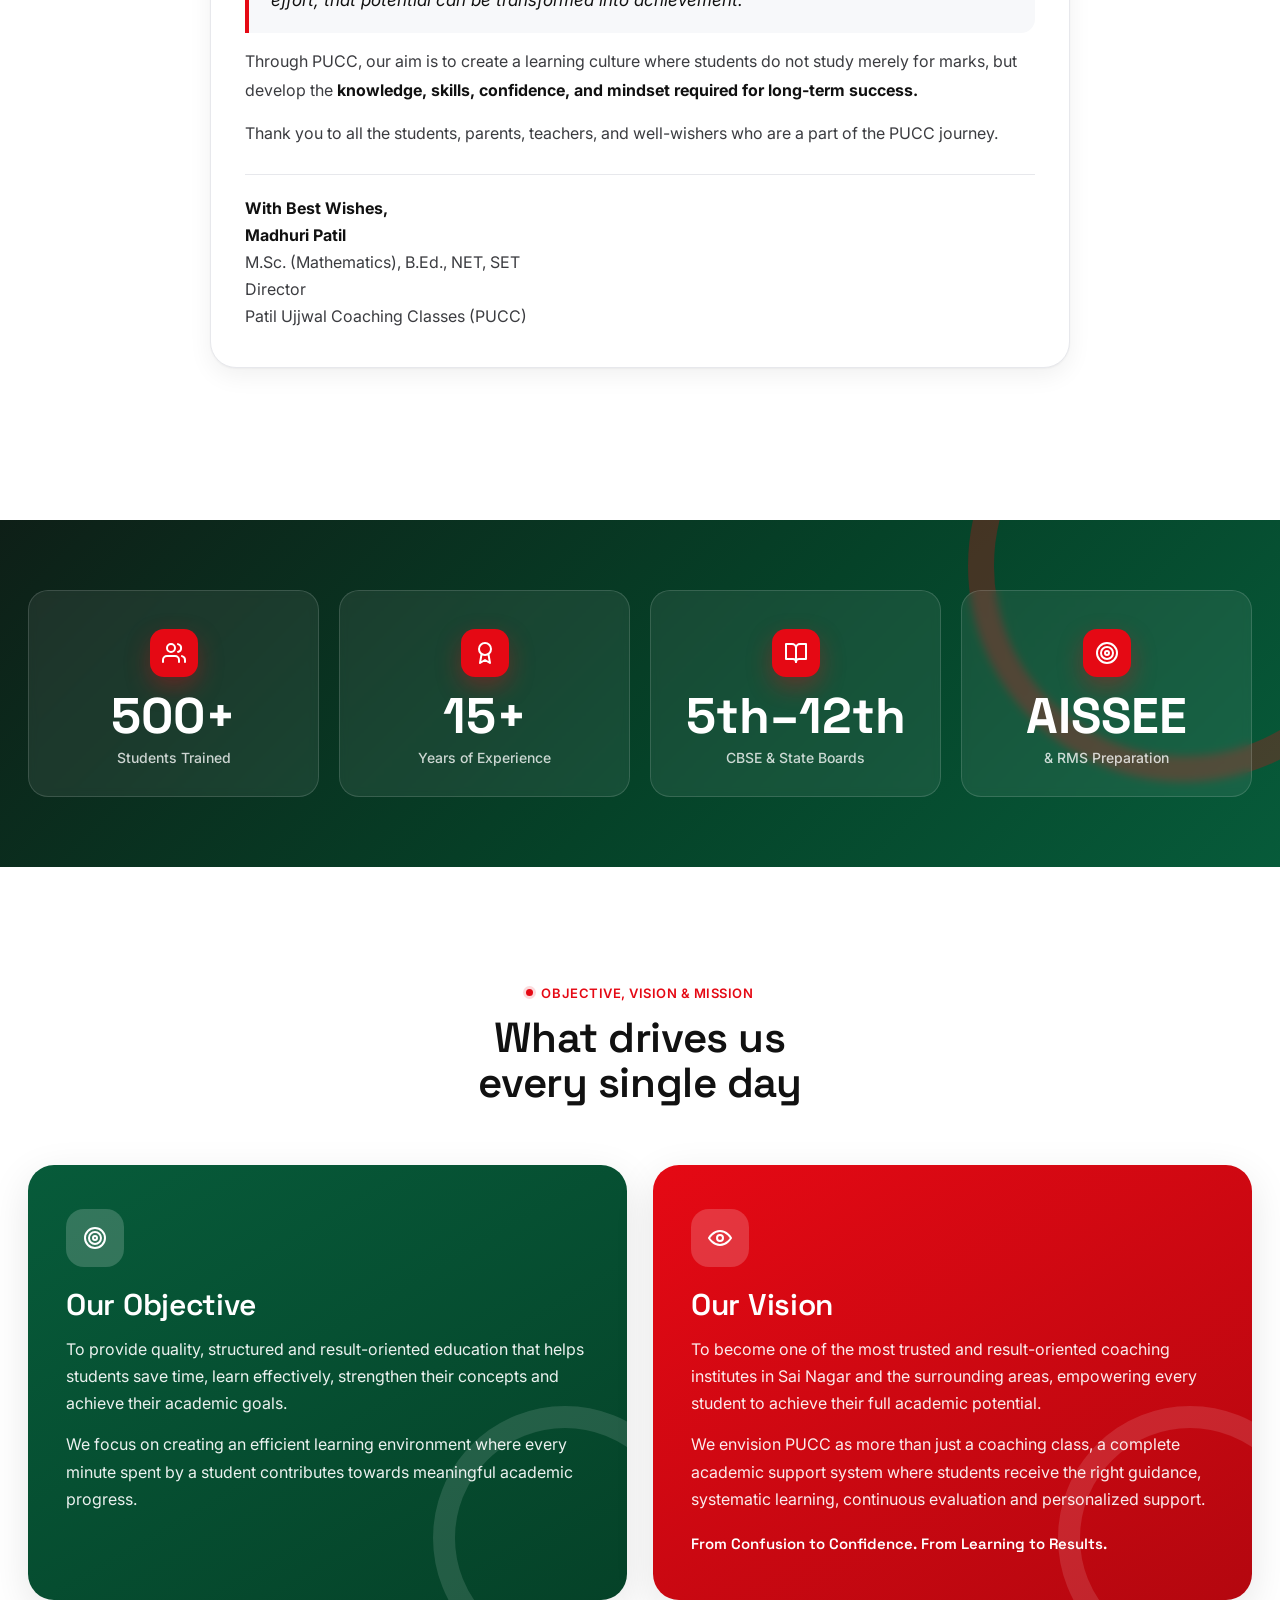
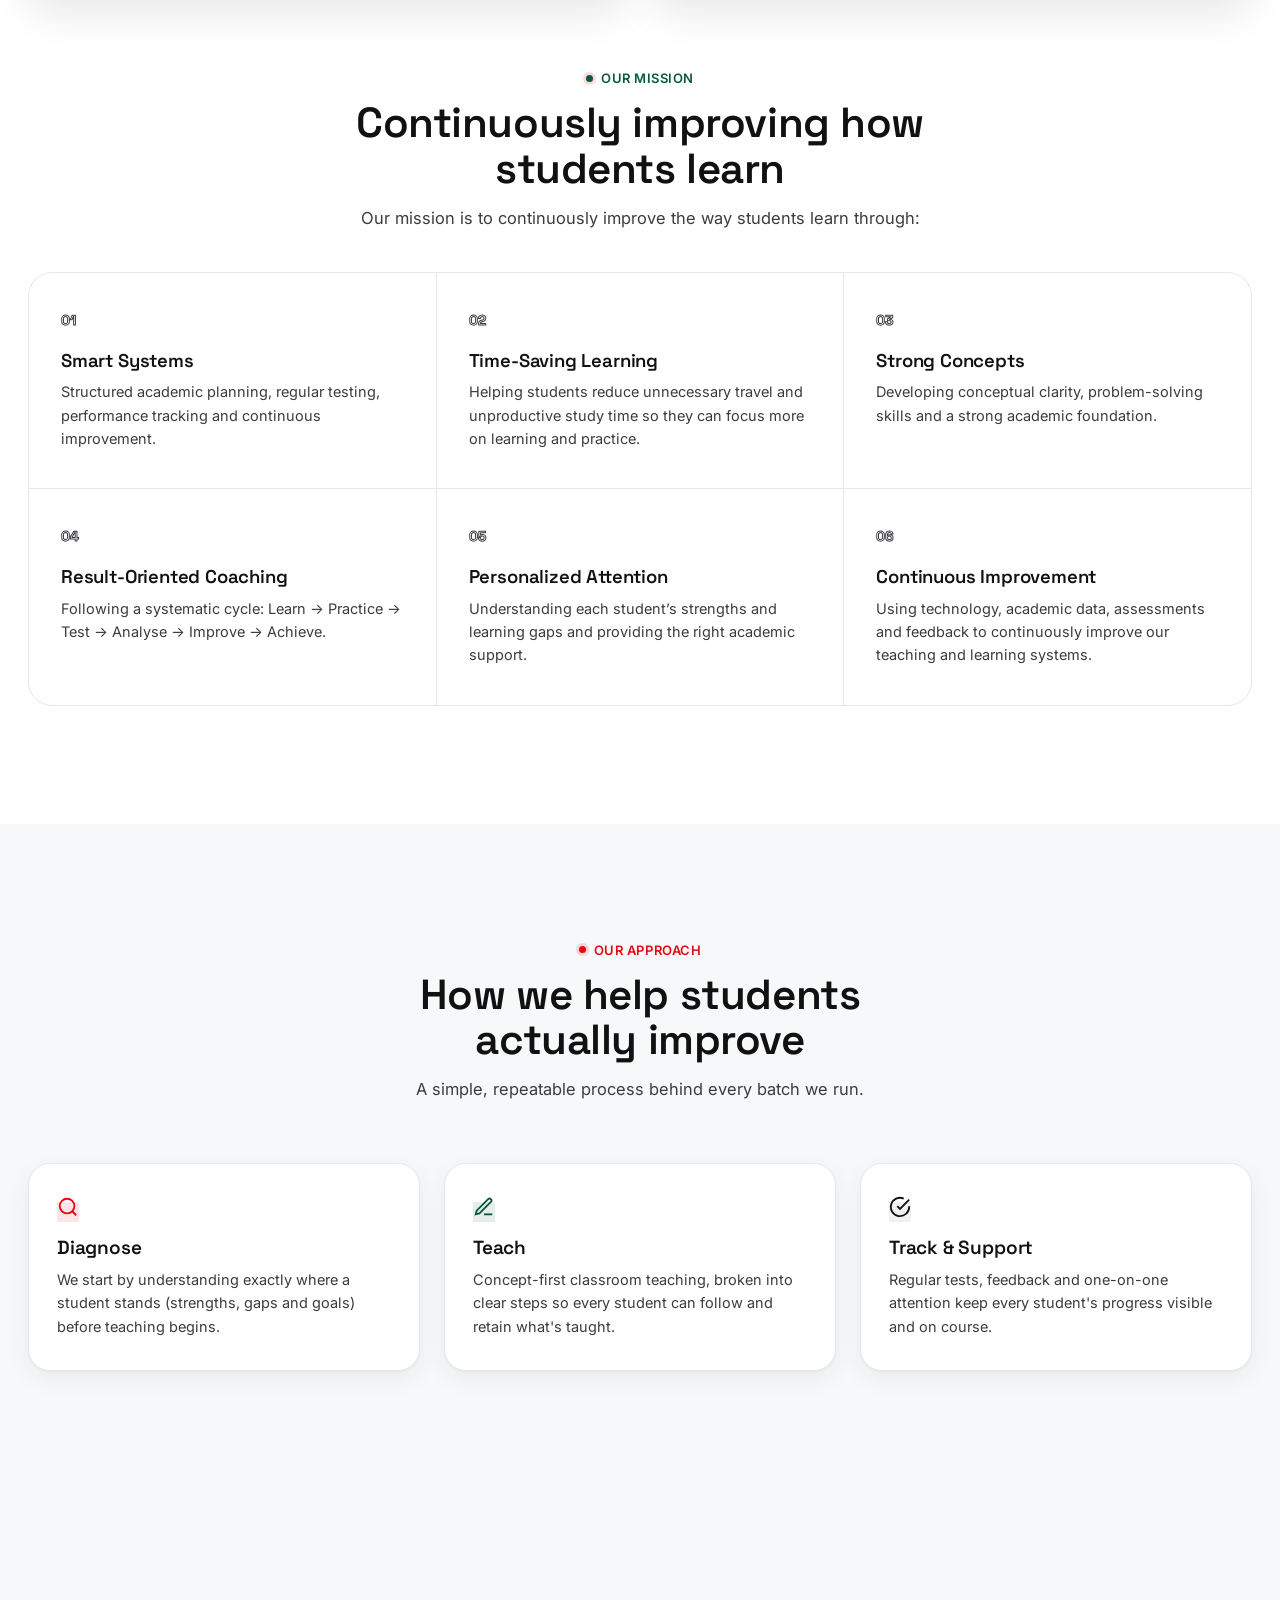
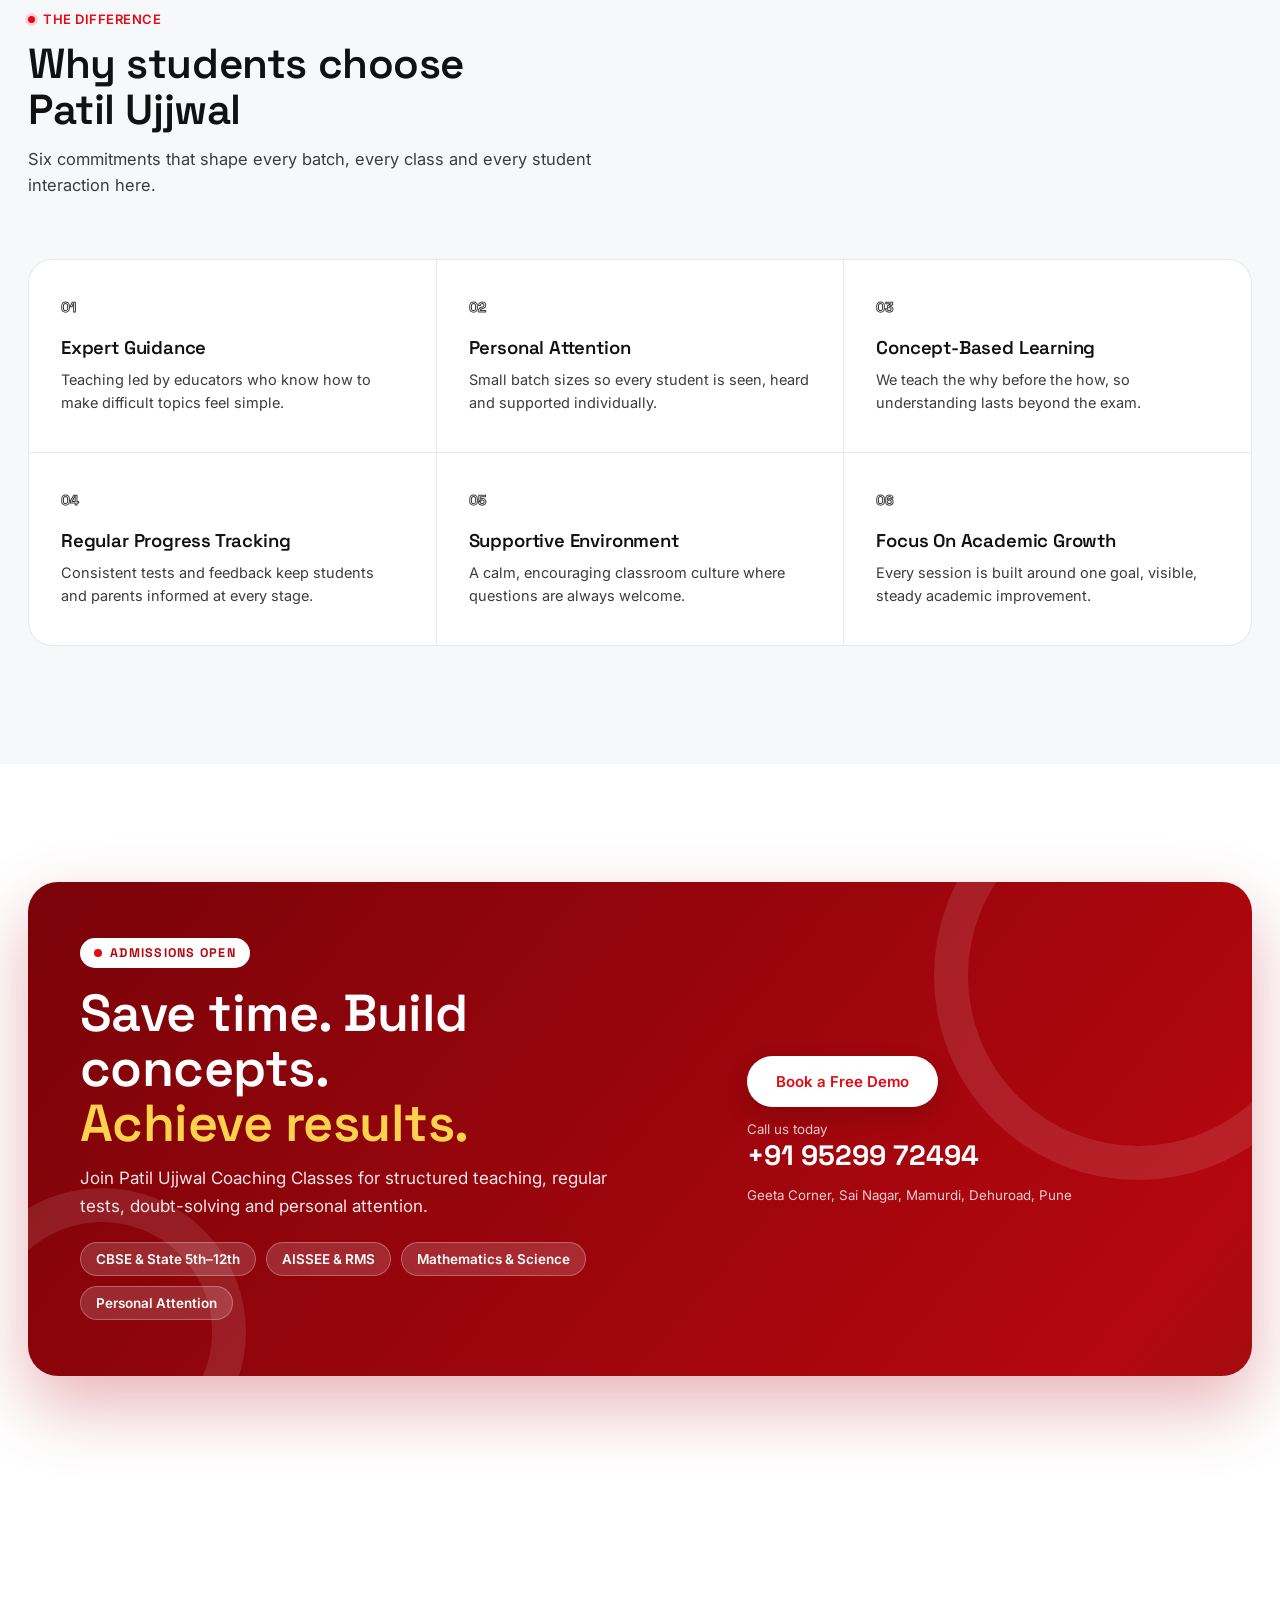
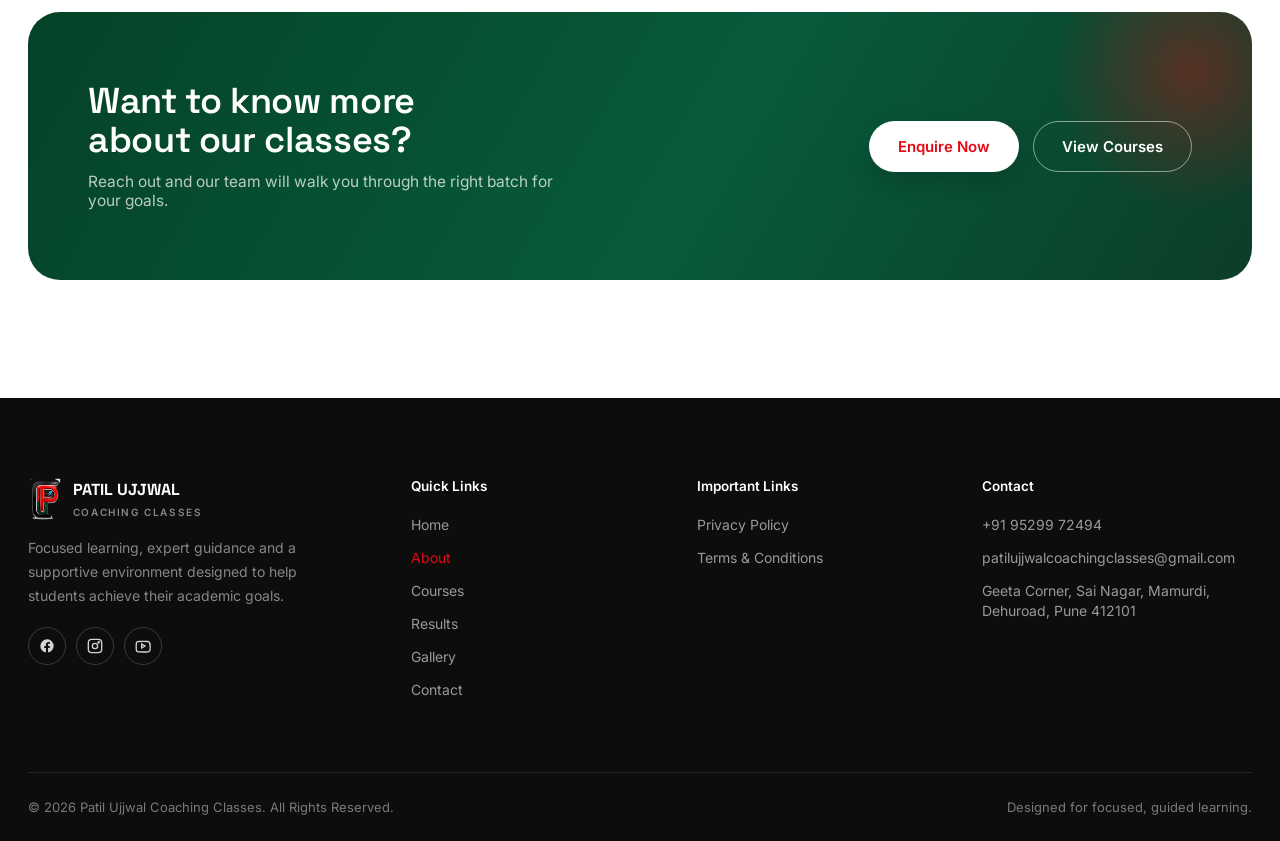
<file: about.html>
<!DOCTYPE html>
<html lang="en">
<head>
<meta charset="UTF-8">
<meta name="viewport" content="width=device-width, initial-scale=1, viewport-fit=cover">
<title>About Us | Patil Ujjwal Coaching Classes</title>
<meta name="description" content="Patil Ujjwal Coaching Classes (PUCC): our philosophy, objective, vision, mission and Director's messages from Ujjwal Patil and Madhuri Patil. Better Systems. Better Learning. Better Results.">
<link rel="icon" type="image/png" href="assets/images/logo-icon.png">
<link rel="apple-touch-icon" href="assets/images/logo-icon.png">
<meta property="og:image" content="assets/images/logo.png">
<link rel="preconnect" href="https://fonts.googleapis.com">
<link rel="preconnect" href="https://fonts.gstatic.com" crossorigin>
<link href="https://fonts.googleapis.com/css2?family=Space+Grotesk:wght@400;500;600;700&family=Inter:wght@400;500;600;700&display=swap" rel="stylesheet">
<link rel="stylesheet" href="assets/css/style.css">
<link rel="stylesheet" href="assets/css/polish.css">
</head>
<body>
<!-- ============ NAVBAR ============ -->
<header class="nav" id="siteNav">
  <div class="wrap nav-inner">
    <a href="index.html" class="brand" aria-label="Patil Ujjwal Coaching Classes home">
      <img src="assets/images/logo-icon.png" alt="Patil Ujjwal Coaching Classes logo">
      <span class="brand-word"><span class="l1">PATIL UJJWAL</span><br><span class="l2">COACHING&nbsp;CLASSES</span></span>
    </a>
    <nav class="nav-links" aria-label="Primary">
    <a href="index.html">Home</a>
    <a href="about.html">About Us</a>
    <a href="courses.html">Courses</a>
    <a href="results.html">Results</a>
    <a href="gallery.html">Gallery</a>
    <a href="contact.html">Contact</a>
    </nav>
    <div class="nav-cta">
      <a href="admin/index.html" class="btn btn-ghost nav-login">Login</a>
      <a href="contact.html" class="btn btn-primary">Enquire Now</a>
    </div>
    <button class="hamburger" id="hamBtn" aria-label="Open menu" aria-expanded="false">
      <span></span><span></span><span></span>
    </button>
  </div>
</header>
<div class="scrim" id="scrim"></div>
<aside class="mobile-menu" id="mobileMenu" aria-label="Mobile navigation">
  <a href="index.html">Home</a>
  <a href="about.html">About Us</a>
  <a href="courses.html">Courses</a>
  <a href="results.html">Results</a>
  <a href="gallery.html">Gallery</a>
  <a href="contact.html">Contact</a>
  <a href="contact.html" class="btn btn-primary">Enquire Now</a>
  <a href="admin/index.html" class="btn btn-ghost">Login</a>
</aside>
<!-- ============ PAGE BANNER ============ -->
<section class="page-banner">
  <svg class="banner-curve c1" viewBox="0 0 400 400" fill="none"><path d="M20 380C20 200 120 40 380 40" stroke="#E50914" stroke-opacity=".16" stroke-width="24" stroke-linecap="round"/></svg>
  <svg class="banner-curve c2" viewBox="0 0 500 500" fill="none"><path d="M480 20C300 20 60 140 60 460" stroke="#075B3A" stroke-opacity=".14" stroke-width="24" stroke-linecap="round"/></svg>
  <div class="wrap">
    <div class="ph-grid"><div class="ph-copy">
    <span class="eyebrow">ABOUT PATIL UJJWAL</span>
    <h1>Where learning meets<br>the right guidance</h1>
    <p class="sub">Get to know the philosophy, approach and people behind Patil Ujjwal Coaching Classes.</p>
    <div class="hero-actions"><a href="contact.html" class="btn btn-primary">Enquire Now</a><a href="tel:+919529972494" class="btn btn-ghost">Call +91 95299 72494</a></div>
    <div class="crumb">
      <a href="index.html">Home</a>
      <svg width="12" height="12" viewBox="0 0 24 24" fill="none" stroke="currentColor" stroke-width="2.5"><path d="M9 18l6-6-6-6"/></svg>
      <span>About Us</span>
    </div>
    </div>
    <div class="ph-visual"><img src="assets/images/gallery/centre-signboard.jpg" alt="PUCC centre, Sai Nagar" fetchpriority="high"><span class="ph-chip"><i></i>Sai Nagar, Mamurdi</span></div></div>
  </div>
</section>

<!-- ============ ABOUT FULL ============ -->
<section id="about-full">
  <div class="wrap about-grid">
    <div class="about-visual reveal">
      <div class="av-frame">
        <img src="assets/images/gallery/centre-signboard.jpg" alt="Patil Ujjwal Coaching Classes centre, Sai Nagar" loading="lazy">
      </div>
      <div class="av-chip">
        <span class="num">15+</span>
        <small>Years of teaching experience &amp; 500+ students trained</small>
      </div>
    </div>
    <div class="about-copy">
      <span class="eyebrow green">OUR STORY</span>
      <h2>Built on clarity,<br>consistency &amp; care</h2>
      <p class="body">Patil Ujjwal Coaching Classes was built around one idea: that every student learns best when concepts are taught clearly, progress is tracked closely, and support is always within reach. Our classrooms are designed to keep learning focused, practical and genuinely encouraging, so students build both knowledge and confidence.</p>
      <p class="body">We believe coaching isn't just about finishing a syllabus, it's about building the habits, discipline and self-belief that carry students well beyond their exams.</p>
      <ul class="feat-list">
        <li><span class="tick"><svg width="13" height="13" viewBox="0 0 24 24" fill="none" stroke="currentColor" stroke-width="3"><polyline points="20 6 9 17 4 12"/></svg></span>Experienced Guidance</li>
        <li><span class="tick"><svg width="13" height="13" viewBox="0 0 24 24" fill="none" stroke="currentColor" stroke-width="3"><polyline points="20 6 9 17 4 12"/></svg></span>Student-Centered Learning</li>
        <li><span class="tick"><svg width="13" height="13" viewBox="0 0 24 24" fill="none" stroke="currentColor" stroke-width="3"><polyline points="20 6 9 17 4 12"/></svg></span>Focused Academic Support</li>
      </ul>
      <a href="contact.html" class="btn btn-ghost">Get In Touch</a>
    </div>
  </div>
</section>

<!-- ============ CORE PHILOSOPHY ============ -->
<section id="philosophy">
  <div class="wrap">
    <div class="sec-head center" style="margin-left:auto;margin-right:auto;">
      <span class="eyebrow" style="justify-content:center;display:flex;">OUR CORE PHILOSOPHY</span>
      <h2>Better Systems. Better Learning.<br>Better Results.</h2>
    </div>
    <div class="phil-tags reveal">
      <span>Save Time</span><span>Build Concepts</span><span>Improve Performance</span><span>Achieve Results</span>
    </div>
    <div class="phil-copy reveal">
      <p>At PUCC, we don&rsquo;t simply prepare students for examinations.</p>
      <p>We build the systems, discipline, confidence and academic foundation that help students perform better today and prepare for tomorrow.</p>
      <p class="phil-sign">PUCC: Better Systems. Better Learning. Better Results.</p>
    </div>
  </div>
</section>

<!-- ============ DIRECTORS ============ -->
<section id="directors" style="background:var(--mist);">
  <div class="wrap">
    <div class="sec-head center" style="margin-left:auto;margin-right:auto;">
      <span class="eyebrow green" style="justify-content:center;display:flex;">OUR DIRECTORS</span>
      <h2>Guided by experienced<br>leadership</h2>
    </div>
    <div class="dir-grid">
      <div class="dir-card reveal">
        <div class="dir-photo"><img src="assets/images/directors/ujjwal-patil.jpg" alt="Mr. Ujjwal Patil, Director, Patil Ujjwal Coaching Classes" loading="lazy"></div>
        <h3>Mr. Ujjwal Patil</h3>
        <span class="dir-role">Director</span>
        <p>Leads PUCC with a focus on a positive, disciplined and student-friendly learning environment where every child can build strong concepts, confidence and a bright future.</p>
        <a href="#msg-ujjwal" class="dir-link">Read Director&rsquo;s Message &darr;</a>
      </div>
      <div class="dir-card reveal">
        <div class="dir-photo"><img src="assets/images/directors/madhuri-patil.jpg" alt="Mrs. Madhuri Patil, Director, Patil Ujjwal Coaching Classes" loading="lazy"></div>
        <h3>Mrs. Madhuri Patil</h3>
        <span class="dir-role">Director &middot; M.Sc. (Maths), B.Ed., NET, SET</span>
        <p>Guides concept-based, student-centric learning, along with Sainik School (AISSEE &amp; RMS) and competitive-exam preparation.</p>
        <a href="#msg-madhuri" class="dir-link">Read Director&rsquo;s Message &darr;</a>
      </div>
    </div>
  </div>
</section>

<!-- ============ DIRECTOR'S MESSAGES ============ -->
<section id="messages">
  <div class="wrap">
    <div class="sec-head center" style="margin-left:auto;margin-right:auto;">
      <span class="eyebrow" style="justify-content:center;display:flex;">DIRECTOR&rsquo;S MESSAGE</span>
      <h2>Words from the people<br>behind PUCC</h2>
    </div>
    <article class="msg-card reveal" id="msg-ujjwal">
      <header class="msg-head">
        <img src="assets/images/directors/ujjwal-patil.jpg" alt="" loading="lazy">
        <div><h3>Message from Mr. Ujjwal Patil</h3><span>Director, Patil Ujjwal Coaching Classes (PUCC)</span></div>
      </header>
      <div class="msg-body"><p><strong>Dear Students, Parents, and Well-Wishers,</strong></p>
<p>Welcome to <strong>Patil Ujjwal Coaching Classes (PUCC)</strong>.</p>
<p>When I started PUCC, my vision was simple: to create an educational environment where students receive <strong>the right guidance, the right system, and the right support at the right time.</strong></p>
<p>Today, education is not only about completing a syllabus or preparing for an examination. Students need <strong>conceptual clarity, consistent practice, proper guidance, effective time management, regular assessment, and continuous motivation</strong> to achieve meaningful results.</p>
<p>At PUCC, we are therefore building a <strong>system-driven and result-oriented learning environment</strong> where every student&rsquo;s progress matters.</p>
<p>One of our important focuses is <strong>saving students&rsquo; valuable time</strong>. We understand that students already have demanding school schedules, homework, activities, and examination preparation. Our aim is to make their coaching time more productive through <strong>structured teaching, focused practice, regular tests, doubt-solving, and performance analysis.</strong></p>
<p>We believe in a simple academic cycle:</p>
<div class="cycle" aria-label="Learning cycle"><span class="chip">Learn</span><span class="arrow" aria-hidden="true">&rarr;</span><span class="chip">Practice</span><span class="arrow" aria-hidden="true">&rarr;</span><span class="chip">Test</span><span class="arrow" aria-hidden="true">&rarr;</span><span class="chip">Analyse</span><span class="arrow" aria-hidden="true">&rarr;</span><span class="chip">Improve</span><span class="arrow" aria-hidden="true">&rarr;</span><span class="chip">Achieve</span></div>
<p>Our journey in <strong>Sai Nagar and the surrounding community</strong> is growing because of the trust that students and parents place in us. We consider that trust our greatest responsibility.</p>
<p>As PUCC continues to grow, our commitment is not simply to increase the number of students. <strong>Our commitment is to continuously improve our systems, teaching quality, technology, academic monitoring, and student support.</strong></p>
<p>Our goal is to help every student become more <strong>confident, disciplined, independent, and academically strong</strong>.</p>
<p>I firmly believe that every child has potential. What makes the difference is the <strong>right environment, consistent effort, proper guidance, and a system that supports the student throughout the journey.</strong></p>
<p>At PUCC, we are committed to being that support system.</p>
<h4 class="msg-sub">Our Promise</h4>
<p class="msg-promise">Better Systems. Better Learning. Better Results.</p>
<p>I sincerely thank all our parents, students, teachers, and well-wishers for being a part of the PUCC journey.</p>
<p>Let us continue to learn, improve, and grow together.</p>
<p class="msg-sign"><strong>With Best Wishes,</strong><br><strong>Ujjwal Patil</strong><br>Director<br>Patil Ujjwal Coaching Classes (PUCC)</p>
<p class="msg-tag">&ldquo;From Confusion to Confidence. From Learning to Results.&rdquo;</p></div>
    </article>
    <article class="msg-card reveal" id="msg-madhuri">
      <header class="msg-head">
        <img src="assets/images/directors/madhuri-patil.jpg" alt="" loading="lazy">
        <div><h3>Message from Mrs. Madhuri Patil</h3><span>M.Sc. (Mathematics), B.Ed., NET, SET &middot; Director, PUCC</span></div>
      </header>
      <div class="msg-body"><p><strong>Dear Students, Parents, and Well-Wishers,</strong></p>
<p>A very warm welcome to <strong>Patil Ujjwal Coaching Classes (PUCC)</strong>.</p>
<p>As an educator, I strongly believe that <strong>education is not merely about scoring marks in examinations; it is about developing conceptual understanding, confidence, discipline, curiosity, and the ability to think independently.</strong></p>
<p>At PUCC, our approach is centred around <strong>Concept-Based and Student-Centric Learning</strong>. We want students to understand not only <em>what</em> they are learning, but also <em>why</em> and <em>how</em> they are learning it.</p>
<p>Mathematics, in particular, should not be approached with fear. With the right concepts, systematic practice, and proper guidance, every student can develop confidence and enjoy the process of learning Mathematics.</p>
<h4 class="msg-sub">Our Academic Approach</h4>
<div class="cycle" aria-label="Learning cycle"><span class="chip">Concept</span><span class="arrow" aria-hidden="true">&rarr;</span><span class="chip">Understanding</span><span class="arrow" aria-hidden="true">&rarr;</span><span class="chip">Practice</span><span class="arrow" aria-hidden="true">&rarr;</span><span class="chip">Application</span><span class="arrow" aria-hidden="true">&rarr;</span><span class="chip">Assessment</span><span class="arrow" aria-hidden="true">&rarr;</span><span class="chip">Improvement</span></div>
<p>We follow this learning cycle to ensure that students do not simply complete their syllabus, but genuinely understand the concepts and learn how to apply them.</p>
<p>We also understand that <strong>a student&rsquo;s time is extremely valuable</strong>. Students today have school, homework, activities, examinations, and many other responsibilities. Therefore, the time spent at PUCC should be productive and meaningful.</p>
<p>Through <strong>structured teaching, focused practice, regular assessments, doubt-solving, and performance tracking</strong>, we continuously work towards making learning more efficient and effective.</p>
<p>Every student is different. Some students learn quickly, while others need additional practice, explanation, or individual attention. Our responsibility as educators is to <strong>understand these differences and provide the right academic support to every learner.</strong></p>
<p>I believe that the true role of a teacher is not simply to teach a chapter, but to make a student say:</p>
<p class="msg-promise">&ldquo;I understand it. I can solve it. I can do it.&rdquo;</p>
<p>This confidence is one of the most important outcomes of education.</p>
<p>At PUCC, we are committed to building a <strong>strong academic foundation</strong> that prepares students not only for school and board examinations, but also for their future academic journey and competitive examinations.</p>
<p>Our continuous focus is on improving:</p>
<ul class="msg-list">
<li>Conceptual Understanding</li><li>Problem-Solving Skills</li><li>Academic Discipline</li><li>Time Management</li><li>Regular Practice</li><li>Assessment &amp; Performance Analysis</li><li>Individual Student Support</li>
</ul>
<p>The trust placed in us by parents and students is our greatest responsibility. We are committed to continuously improving our <strong>teaching quality, academic systems, technology, student monitoring, and learning environment.</strong></p>
<h4 class="msg-sub">Our Belief</h4>
<blockquote class="msg-quote">&ldquo;Every student has potential. With the right guidance, the right environment, and consistent effort, that potential can be transformed into achievement.&rdquo;</blockquote>
<p>Through PUCC, our aim is to create a learning culture where students do not study merely for marks, but develop the <strong>knowledge, skills, confidence, and mindset required for long-term success.</strong></p>
<p>Thank you to all the students, parents, teachers, and well-wishers who are a part of the PUCC journey.</p>
<p class="msg-sign"><strong>With Best Wishes,</strong><br><strong>Madhuri Patil</strong><br>M.Sc. (Mathematics), B.Ed., NET, SET<br>Director<br>Patil Ujjwal Coaching Classes (PUCC)</p></div>
    </article>
  </div>
</section>

<!-- ============ STATS ============ -->
<section class="stats-band">
  <div class="wrap">
    <div class="stats-grid stagger">
      <div class="stat-card" style="--i:0"><span class="stat-ic"><svg width="24" height="24" viewBox="0 0 24 24" fill="none" stroke="currentColor" stroke-width="2" stroke-linecap="round" stroke-linejoin="round"><path d="M17 21v-2a4 4 0 0 0-4-4H5a4 4 0 0 0-4 4v2"/><circle cx="9" cy="7" r="4"/><path d="M23 21v-2a4 4 0 0 0-3-3.9M16 3.1a4 4 0 0 1 0 7.8"/></svg></span><div class="stat"><b>500+</b></div><span>Students Trained</span></div>
      <div class="stat-card" style="--i:1"><span class="stat-ic"><svg width="24" height="24" viewBox="0 0 24 24" fill="none" stroke="currentColor" stroke-width="2" stroke-linecap="round" stroke-linejoin="round"><circle cx="12" cy="8" r="6"/><path d="M15.5 13.5 17 22l-5-3-5 3 1.5-8.5"/></svg></span><div class="stat"><b>15+</b></div><span>Years of Experience</span></div>
      <div class="stat-card" style="--i:2"><span class="stat-ic"><svg width="24" height="24" viewBox="0 0 24 24" fill="none" stroke="currentColor" stroke-width="2" stroke-linecap="round" stroke-linejoin="round"><path d="M2 3h6a4 4 0 0 1 4 4v14a3 3 0 0 0-3-3H2z"/><path d="M22 3h-6a4 4 0 0 0-4 4v14a3 3 0 0 1 3-3h7z"/></svg></span><div class="stat"><b>5th–12th</b></div><span>CBSE &amp; State Boards</span></div>
      <div class="stat-card" style="--i:3"><span class="stat-ic"><svg width="24" height="24" viewBox="0 0 24 24" fill="none" stroke="currentColor" stroke-width="2" stroke-linecap="round" stroke-linejoin="round"><circle cx="12" cy="12" r="10"/><circle cx="12" cy="12" r="6"/><circle cx="12" cy="12" r="2"/></svg></span><div class="stat"><b>AISSEE</b></div><span>&amp; RMS Preparation</span></div>
    </div>
  </div>
</section>

<!-- ============ OBJECTIVE, VISION & MISSION ============ -->
<section id="vision-mission">
  <div class="wrap">
    <div class="sec-head center" style="margin-left:auto;margin-right:auto;">
      <span class="eyebrow" style="justify-content:center;display:flex;">OBJECTIVE, VISION &amp; MISSION</span>
      <h2>What drives us<br>every single day</h2>
    </div>
    <div class="vm-grid">
      <div class="vm-card mission reveal">
        <span class="vm-ic"><svg width="24" height="24" viewBox="0 0 24 24" fill="none" stroke="currentColor" stroke-width="2" stroke-linecap="round" stroke-linejoin="round"><circle cx="12" cy="12" r="10"/><circle cx="12" cy="12" r="6"/><circle cx="12" cy="12" r="2"/></svg></span>
        <h3>Our Objective</h3>
        <p>To provide quality, structured and result-oriented education that helps students save time, learn effectively, strengthen their concepts and achieve their academic goals.</p>
        <p style="margin-top:14px">We focus on creating an efficient learning environment where every minute spent by a student contributes towards meaningful academic progress.</p>
      </div>
      <div class="vm-card vision reveal" style="--i:1">
        <span class="vm-ic"><svg width="24" height="24" viewBox="0 0 24 24" fill="none" stroke="currentColor" stroke-width="2" stroke-linecap="round" stroke-linejoin="round"><path d="M1 12s4-7 11-7 11 7 11 7-4 7-11 7-11-7-11-7z"/><circle cx="12" cy="12" r="3"/></svg></span>
        <h3>Our Vision</h3>
        <p>To become one of the most trusted and result-oriented coaching institutes in Sai Nagar and the surrounding areas, empowering every student to achieve their full academic potential.</p>
        <p style="margin-top:14px">We envision PUCC as more than just a coaching class, a complete academic support system where students receive the right guidance, systematic learning, continuous evaluation and personalized support.</p>
        <p class="vm-tag">From Confusion to Confidence. From Learning to Results.</p>
      </div>
    </div>
    <div class="sec-head center mission-head" style="margin-left:auto;margin-right:auto;">
      <span class="eyebrow green" style="justify-content:center;display:flex;">OUR MISSION</span>
      <h2>Continuously improving how<br>students learn</h2>
      <p>Our mission is to continuously improve the way students learn through:</p>
    </div>
    <div class="why-grid stagger"><div class="why-card reveal" style="--i:0"><span class="idx">01</span><h3>Smart Systems</h3><p>Structured academic planning, regular testing, performance tracking and continuous improvement.</p></div><div class="why-card reveal" style="--i:1"><span class="idx">02</span><h3>Time-Saving Learning</h3><p>Helping students reduce unnecessary travel and unproductive study time so they can focus more on learning and practice.</p></div><div class="why-card reveal" style="--i:2"><span class="idx">03</span><h3>Strong Concepts</h3><p>Developing conceptual clarity, problem-solving skills and a strong academic foundation.</p></div><div class="why-card reveal" style="--i:3"><span class="idx">04</span><h3>Result-Oriented Coaching</h3><p>Following a systematic cycle: Learn &rarr; Practice &rarr; Test &rarr; Analyse &rarr; Improve &rarr; Achieve.</p></div><div class="why-card reveal" style="--i:4"><span class="idx">05</span><h3>Personalized Attention</h3><p>Understanding each student&rsquo;s strengths and learning gaps and providing the right academic support.</p></div><div class="why-card reveal" style="--i:5"><span class="idx">06</span><h3>Continuous Improvement</h3><p>Using technology, academic data, assessments and feedback to continuously improve our teaching and learning systems.</p></div></div>
  </div>
</section>

<!-- ============ OUR APPROACH ============ -->
<section style="background:var(--mist);">
  <div class="wrap">
    <div class="sec-head center" style="margin-left:auto;margin-right:auto;">
      <span class="eyebrow" style="justify-content:center;display:flex;">OUR APPROACH</span>
      <h2>How we help students<br>actually improve</h2>
      <p>A simple, repeatable process behind every batch we run.</p>
    </div>
    <div class="approach-grid">
      <div class="approach-card reveal" style="--i:0">
        <span class="ic bg-red"><svg width="22" height="22" viewBox="0 0 24 24" fill="none" stroke="currentColor" stroke-width="2"><circle cx="11" cy="11" r="8"/><path d="M21 21l-4.35-4.35"/></svg></span>
        <h4>Diagnose</h4>
        <p>We start by understanding exactly where a student stands (strengths, gaps and goals) before teaching begins.</p>
      </div>
      <div class="approach-card reveal" style="--i:1">
        <span class="ic bg-green"><svg width="22" height="22" viewBox="0 0 24 24" fill="none" stroke="currentColor" stroke-width="2"><path d="M12 20h9"/><path d="M16.5 3.5a2.12 2.12 0 0 1 3 3L7 19l-4 1 1-4L16.5 3.5z"/></svg></span>
        <h4>Teach</h4>
        <p>Concept-first classroom teaching, broken into clear steps so every student can follow and retain what's taught.</p>
      </div>
      <div class="approach-card reveal" style="--i:2">
        <span class="ic bg-ink"><svg width="22" height="22" viewBox="0 0 24 24" fill="none" stroke="currentColor" stroke-width="2"><path d="M22 11.08V12a10 10 0 1 1-5.93-9.14"/><polyline points="22 4 12 14.01 9 11.01"/></svg></span>
        <h4>Track &amp; Support</h4>
        <p>Regular tests, feedback and one-on-one attention keep every student's progress visible and on course.</p>
      </div>
    </div>
  </div>
</section>

<!-- ============ WHY CHOOSE US ============ -->
<section class="why" id="why">
  <div class="wrap">
    <div class="sec-head">
      <span class="eyebrow">THE DIFFERENCE</span>
      <h2>Why students choose<br>Patil Ujjwal</h2>
      <p>Six commitments that shape every batch, every class and every student interaction here.</p>
    </div>
    <div class="why-grid stagger">
      <div class="why-card reveal" style="--i:0"><span class="idx">01</span><h3>Expert Guidance</h3><p>Teaching led by educators who know how to make difficult topics feel simple.</p></div>
      <div class="why-card reveal" style="--i:1"><span class="idx">02</span><h3>Personal Attention</h3><p>Small batch sizes so every student is seen, heard and supported individually.</p></div>
      <div class="why-card reveal" style="--i:2"><span class="idx">03</span><h3>Concept-Based Learning</h3><p>We teach the why before the how, so understanding lasts beyond the exam.</p></div>
      <div class="why-card reveal" style="--i:3"><span class="idx">04</span><h3>Regular Progress Tracking</h3><p>Consistent tests and feedback keep students and parents informed at every stage.</p></div>
      <div class="why-card reveal" style="--i:4"><span class="idx">05</span><h3>Supportive Environment</h3><p>A calm, encouraging classroom culture where questions are always welcome.</p></div>
      <div class="why-card reveal" style="--i:5"><span class="idx">06</span><h3>Focus On Academic Growth</h3><p>Every session is built around one goal, visible, steady academic improvement.</p></div>
    </div>
  </div>
</section>

<!-- ============ CTA ============ -->
<section>
  <div class="wrap">
    <div class="cta reveal">
      <div>
        <h2>Want to know more<br>about our classes?</h2>
        <p>Reach out and our team will walk you through the right batch for your goals.</p>
      </div>
      <div class="cta-actions">
        <a href="contact.html" class="btn btn-white">Enquire Now</a>
        <a href="courses.html" class="btn btn-ghost on-dark">View Courses</a>
      </div>
    </div>
  </div>
</section>
<!-- ============ FOOTER ============ -->
<footer>
  <div class="wrap">
    <div class="foot-grid">
      <div>
        <div class="foot-brand">
          <img src="assets/images/logo-icon.png" alt="Patil Ujjwal Coaching Classes">
          <span><span class="l1">PATIL UJJWAL</span><br><span class="l2">COACHING CLASSES</span></span>
        </div>
        <p class="desc">Focused learning, expert guidance and a supportive environment designed to help students achieve their academic goals.</p>
        <div class="foot-social">
          <a href="#" aria-label="Facebook"><svg width="16" height="16" viewBox="0 0 24 24" fill="currentColor"><path d="M22 12a10 10 0 1 0-11.6 9.9v-7H7.9V12h2.5V9.8c0-2.5 1.5-3.9 3.8-3.9 1.1 0 2.2.2 2.2.2v2.5h-1.3c-1.2 0-1.6.8-1.6 1.6V12h2.8l-.4 2.9h-2.4v7A10 10 0 0 0 22 12z"/></svg></a>
          <a href="#" aria-label="Instagram"><svg width="16" height="16" viewBox="0 0 24 24" fill="none" stroke="currentColor" stroke-width="2"><rect x="2" y="2" width="20" height="20" rx="5"/><circle cx="12" cy="12" r="4"/><circle cx="17.5" cy="6.5" r="1"/></svg></a>
          <a href="#" aria-label="YouTube"><svg width="16" height="16" viewBox="0 0 24 24" fill="none" stroke="currentColor" stroke-width="2"><path d="M22 8.5s-.2-1.6-.8-2.3c-.8-.9-1.7-.9-2.1-1C16.4 5 12 5 12 5s-4.4 0-7.1.2c-.4 0-1.3.1-2.1 1C2.2 6.9 2 8.5 2 8.5S1.8 10.4 1.8 12.3v1.4C1.8 15.6 2 17.5 2 17.5s.2 1.6.8 2.3c.8.9 1.9.9 2.4 1 1.7.2 7.3.2 7.3.2s4.4 0 7.1-.3c.4 0 1.3-.1 2.1-1 .6-.7.8-2.3.8-2.3s.2-1.9.2-3.8v-1.4c0-1.9-.2-3.8-.2-3.8z"/><polygon points="10 15 15 12 10 9"/></svg></a>
        </div>
      </div>
      <div>
        <h5>Quick Links</h5>
        <ul>
          <li><a href="index.html">Home</a></li>
          <li><a href="about.html">About</a></li>
          <li><a href="courses.html">Courses</a></li>
          <li><a href="results.html">Results</a></li>
          <li><a href="gallery.html">Gallery</a></li>
          <li><a href="contact.html">Contact</a></li>
        </ul>
      </div>
      <div>
        <h5>Important Links</h5>
        <ul>
          <li><a href="privacy-policy.html">Privacy Policy</a></li>
          <li><a href="terms-conditions.html">Terms &amp; Conditions</a></li>
        </ul>
      </div>
      <div>
        <h5>Contact</h5>
        <ul>
          <li><a href="tel:+919529972494">+91 95299 72494</a></li>
          <li><a href="mailto:patilujjwalcoachingclasses@gmail.com">patilujjwalcoachingclasses@gmail.com</a></li>
          <li><a href="contact.html">Geeta Corner, Sai Nagar, Mamurdi, Dehuroad, Pune 412101</a></li>
        </ul>
      </div>
    </div>
    <div class="foot-bottom">
      <p>&copy; 2026 Patil Ujjwal Coaching Classes. All Rights Reserved.</p>
      <p>Designed for focused, guided learning.</p>
    </div>
  </div>
</footer>

<script src="assets/js/config.js"></script>
<script src="assets/js/script.js"></script>
<script src="assets/js/polish.js" defer></script>
</body>
</html>
</file>
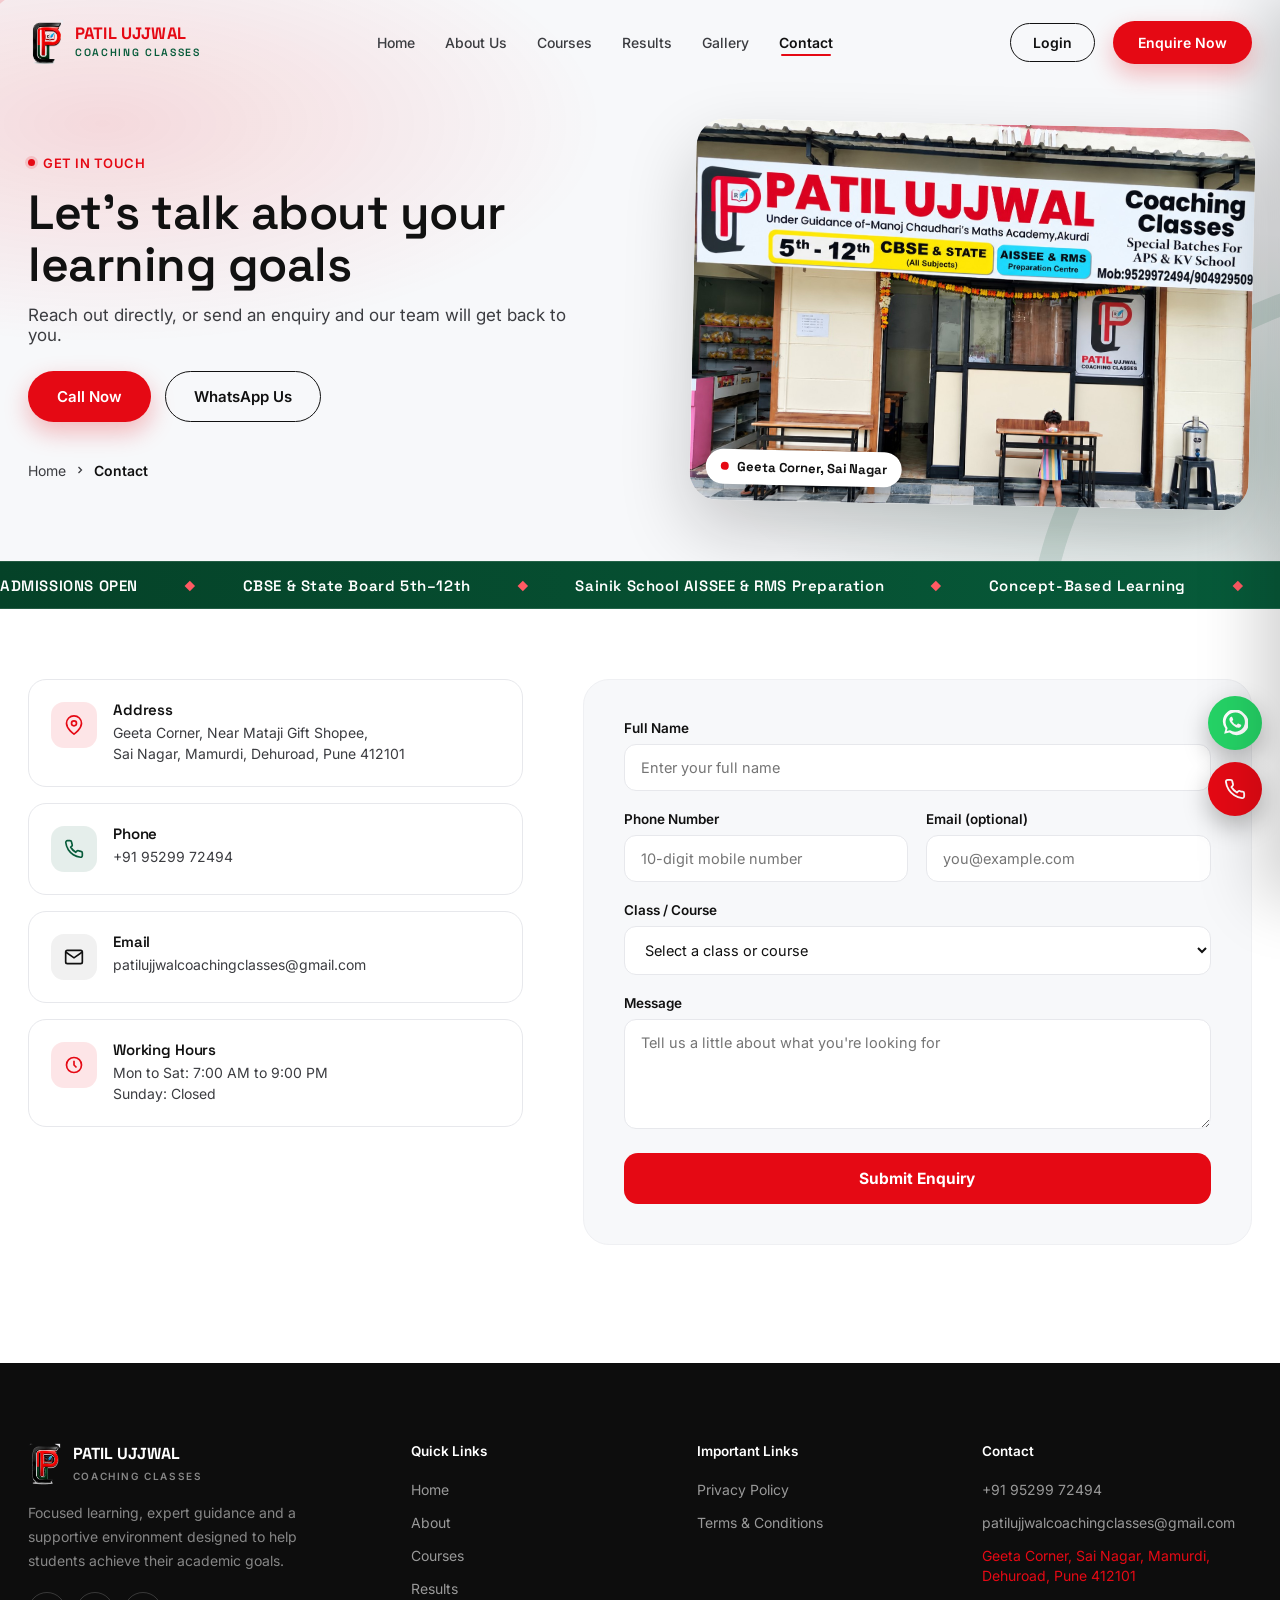
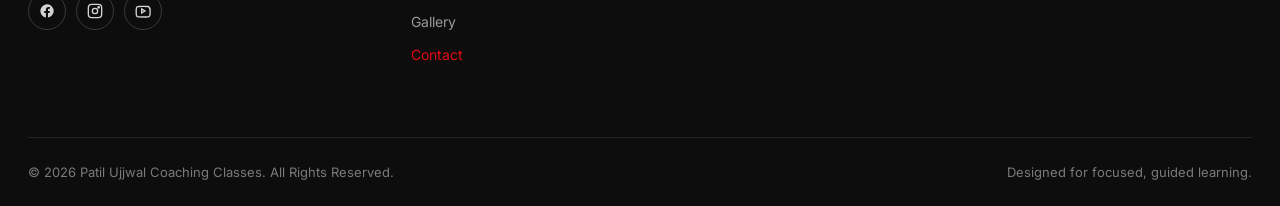
<file: contact.html>
<!DOCTYPE html>
<html lang="en">
<head>
<meta charset="UTF-8">
<meta name="viewport" content="width=device-width, initial-scale=1, viewport-fit=cover">
<title>Contact Us | Patil Ujjwal Coaching Classes</title>
<meta name="description" content="Get in touch with Patil Ujjwal Coaching Classes. send an enquiry and our team will get back to you.">
<link rel="icon" type="image/png" href="assets/images/logo-icon.png">
<link rel="apple-touch-icon" href="assets/images/logo-icon.png">
<meta property="og:image" content="assets/images/logo.png">
<link rel="preconnect" href="https://fonts.googleapis.com">
<link rel="preconnect" href="https://fonts.gstatic.com" crossorigin>
<link href="https://fonts.googleapis.com/css2?family=Space+Grotesk:wght@400;500;600;700&family=Inter:wght@400;500;600;700&display=swap" rel="stylesheet">
<link rel="stylesheet" href="assets/css/style.css">
<link rel="stylesheet" href="assets/css/polish.css">
</head>
<body>
<!-- ============ NAVBAR ============ -->
<header class="nav" id="siteNav">
  <div class="wrap nav-inner">
    <a href="index.html" class="brand" aria-label="Patil Ujjwal Coaching Classes home">
      <img src="assets/images/logo-icon.png" alt="Patil Ujjwal Coaching Classes logo">
      <span class="brand-word"><span class="l1">PATIL UJJWAL</span><br><span class="l2">COACHING&nbsp;CLASSES</span></span>
    </a>
    <nav class="nav-links" aria-label="Primary">
    <a href="index.html">Home</a>
    <a href="about.html">About Us</a>
    <a href="courses.html">Courses</a>
    <a href="results.html">Results</a>
    <a href="gallery.html">Gallery</a>
    <a href="contact.html">Contact</a>
    </nav>
    <div class="nav-cta">
      <a href="admin/index.html" class="btn btn-ghost nav-login">Login</a>
      <a href="contact.html" class="btn btn-primary">Enquire Now</a>
    </div>
    <button class="hamburger" id="hamBtn" aria-label="Open menu" aria-expanded="false">
      <span></span><span></span><span></span>
    </button>
  </div>
</header>
<div class="scrim" id="scrim"></div>
<aside class="mobile-menu" id="mobileMenu" aria-label="Mobile navigation">
  <a href="index.html">Home</a>
  <a href="about.html">About Us</a>
  <a href="courses.html">Courses</a>
  <a href="results.html">Results</a>
  <a href="gallery.html">Gallery</a>
  <a href="contact.html">Contact</a>
  <a href="contact.html" class="btn btn-primary">Enquire Now</a>
  <a href="admin/index.html" class="btn btn-ghost">Login</a>
</aside>
<!-- ============ PAGE BANNER ============ -->
<section class="page-banner">
  <svg class="banner-curve c1" viewBox="0 0 400 400" fill="none"><path d="M20 380C20 200 120 40 380 40" stroke="#E50914" stroke-opacity=".16" stroke-width="24" stroke-linecap="round"/></svg>
  <svg class="banner-curve c2" viewBox="0 0 500 500" fill="none"><path d="M480 20C300 20 60 140 60 460" stroke="#075B3A" stroke-opacity=".14" stroke-width="24" stroke-linecap="round"/></svg>
  <div class="wrap">
    <div class="ph-grid"><div class="ph-copy">
    <span class="eyebrow">GET IN TOUCH</span>
    <h1>Let's talk about your<br>learning goals</h1>
    <p class="sub">Reach out directly, or send an enquiry and our team will get back to you.</p>
    <div class="hero-actions"><a href="tel:+919529972494" class="btn btn-primary">Call Now</a><a href="https://wa.me/919529972494" class="btn btn-ghost" target="_blank" rel="noopener">WhatsApp Us</a></div>
    <div class="crumb">
      <a href="index.html">Home</a>
      <svg width="12" height="12" viewBox="0 0 24 24" fill="none" stroke="currentColor" stroke-width="2.5"><path d="M9 18l6-6-6-6"/></svg>
      <span>Contact</span>
    </div>
    </div>
    <div class="ph-visual"><img src="assets/images/gallery/centre-signboard-full.jpg" alt="Patil Ujjwal Coaching Classes centre, Sai Nagar, Mamurdi" fetchpriority="high"><span class="ph-chip"><i></i>Geeta Corner, Sai Nagar</span></div></div>
  </div>
</section>

<!-- ============ CONTACT ============ -->
<section id="contact-full" style="padding-top:70px;">
  <div class="wrap">
    <div class="contact-grid">
      <div class="contact-info">
        <div class="info-card">
          <span class="ic bg-red"><svg width="20" height="20" viewBox="0 0 24 24" fill="none" stroke="currentColor" stroke-width="2"><path d="M21 10c0 7-9 13-9 13S3 17 3 10a9 9 0 0 1 18 0z"/><circle cx="12" cy="10" r="3"/></svg></span>
          <div><h4>Address</h4><p>Geeta Corner, Near Mataji Gift Shopee,<br>Sai Nagar, Mamurdi, Dehuroad, Pune 412101</p></div>
        </div>
        <div class="info-card">
          <span class="ic bg-green"><svg width="20" height="20" viewBox="0 0 24 24" fill="none" stroke="currentColor" stroke-width="2"><path d="M22 16.92v3a2 2 0 0 1-2.18 2 19.79 19.79 0 0 1-8.63-3.07 19.5 19.5 0 0 1-6-6 19.79 19.79 0 0 1-3.07-8.67A2 2 0 0 1 4.11 2h3a2 2 0 0 1 2 1.72c.127.96.362 1.903.7 2.81a2 2 0 0 1-.45 2.11L8.09 9.91a16 16 0 0 0 6 6l1.27-1.27a2 2 0 0 1 2.11-.45c.907.338 1.85.573 2.81.7A2 2 0 0 1 22 16.92z"/></svg></span>
          <div><h4>Phone</h4><p>+91 95299 72494</p></div>
        </div>
        <div class="info-card">
          <span class="ic bg-ink"><svg width="20" height="20" viewBox="0 0 24 24" fill="none" stroke="currentColor" stroke-width="2"><path d="M4 4h16v16H4z" opacity="0"/><path d="M22 6l-10 7L2 6"/><rect x="2" y="4" width="20" height="16" rx="2"/></svg></span>
          <div><h4>Email</h4><p>patilujjwalcoachingclasses@gmail.com</p></div>
        </div>
        <div class="info-card">
          <span class="ic bg-red"><svg width="20" height="20" viewBox="0 0 24 24" fill="none" stroke="currentColor" stroke-width="2"><circle cx="12" cy="12" r="9"/><path d="M12 7v5l3 3"/></svg></span>
          <div><h4>Working Hours</h4><p>Mon to Sat: 7:00 AM to 9:00 PM<br>Sunday: Closed</p></div>
        </div>
      </div>

      <div class="form-card">
        <form id="enquiryForm" novalidate>
          <div class="field" data-field="name">
            <label for="fname">Full Name</label>
            <input id="fname" name="name" type="text" placeholder="Enter your full name">
            <span class="err">Please enter your full name.</span>
          </div>
          <div class="row2">
            <div class="field" data-field="phone">
              <label for="fphone">Phone Number</label>
              <input id="fphone" name="phone" type="tel" placeholder="10-digit mobile number">
              <span class="err">Please enter a valid phone number.</span>
            </div>
            <div class="field" data-field="email">
              <label for="femail">Email (optional)</label>
              <input id="femail" name="email" type="email" placeholder="you@example.com">
              <span class="err">Please enter a valid email.</span>
            </div>
          </div>
          <div class="field" data-field="course">
            <label for="fcourse">Class / Course</label>
            <select id="fcourse" name="course">
              <option value="">Select a class or course</option>
              <option>Class 5&ndash;8</option>
              <option>Class 9&ndash;10</option>
              <option>Class 11&ndash;12</option>
              <option>JEE</option>
              <option>NEET</option>
              <option>MHCET</option>
              <option>Sainik School (AISSEE / RMS)</option>
              <option>NDA</option>
              <option>Crash Course</option>
              <option>Other</option>
            </select>
            <span class="err">Please select a class or course.</span>
          </div>
          <div class="field" data-field="message">
            <label for="fmessage">Message</label>
            <textarea id="fmessage" name="message" placeholder="Tell us a little about what you're looking for"></textarea>
            <span class="err">Please add a short message.</span>
          </div>
          <button type="submit" class="submit-btn" id="submitBtn">
            <span class="spinner"></span>
            <span class="lbl">Submit Enquiry</span>
          </button>
        </form>
        <div class="form-success" id="formSuccess">
          <div class="ic"><svg width="28" height="28" viewBox="0 0 24 24" fill="none" stroke="currentColor" stroke-width="2.4"><polyline points="20 6 9 17 4 12"/></svg></div>
          <h3>Enquiry sent</h3>
          <p>Thank you, we've received your details and will get back to you shortly.</p>
        </div>
      </div>
    </div>
  </div>
</section>
<!-- ============ FOOTER ============ -->
<footer>
  <div class="wrap">
    <div class="foot-grid">
      <div>
        <div class="foot-brand">
          <img src="assets/images/logo-icon.png" alt="Patil Ujjwal Coaching Classes">
          <span><span class="l1">PATIL UJJWAL</span><br><span class="l2">COACHING CLASSES</span></span>
        </div>
        <p class="desc">Focused learning, expert guidance and a supportive environment designed to help students achieve their academic goals.</p>
        <div class="foot-social">
          <a href="#" aria-label="Facebook"><svg width="16" height="16" viewBox="0 0 24 24" fill="currentColor"><path d="M22 12a10 10 0 1 0-11.6 9.9v-7H7.9V12h2.5V9.8c0-2.5 1.5-3.9 3.8-3.9 1.1 0 2.2.2 2.2.2v2.5h-1.3c-1.2 0-1.6.8-1.6 1.6V12h2.8l-.4 2.9h-2.4v7A10 10 0 0 0 22 12z"/></svg></a>
          <a href="#" aria-label="Instagram"><svg width="16" height="16" viewBox="0 0 24 24" fill="none" stroke="currentColor" stroke-width="2"><rect x="2" y="2" width="20" height="20" rx="5"/><circle cx="12" cy="12" r="4"/><circle cx="17.5" cy="6.5" r="1"/></svg></a>
          <a href="#" aria-label="YouTube"><svg width="16" height="16" viewBox="0 0 24 24" fill="none" stroke="currentColor" stroke-width="2"><path d="M22 8.5s-.2-1.6-.8-2.3c-.8-.9-1.7-.9-2.1-1C16.4 5 12 5 12 5s-4.4 0-7.1.2c-.4 0-1.3.1-2.1 1C2.2 6.9 2 8.5 2 8.5S1.8 10.4 1.8 12.3v1.4C1.8 15.6 2 17.5 2 17.5s.2 1.6.8 2.3c.8.9 1.9.9 2.4 1 1.7.2 7.3.2 7.3.2s4.4 0 7.1-.3c.4 0 1.3-.1 2.1-1 .6-.7.8-2.3.8-2.3s.2-1.9.2-3.8v-1.4c0-1.9-.2-3.8-.2-3.8z"/><polygon points="10 15 15 12 10 9"/></svg></a>
        </div>
      </div>
      <div>
        <h5>Quick Links</h5>
        <ul>
          <li><a href="index.html">Home</a></li>
          <li><a href="about.html">About</a></li>
          <li><a href="courses.html">Courses</a></li>
          <li><a href="results.html">Results</a></li>
          <li><a href="gallery.html">Gallery</a></li>
          <li><a href="contact.html">Contact</a></li>
        </ul>
      </div>
      <div>
        <h5>Important Links</h5>
        <ul>
          <li><a href="privacy-policy.html">Privacy Policy</a></li>
          <li><a href="terms-conditions.html">Terms &amp; Conditions</a></li>
        </ul>
      </div>
      <div>
        <h5>Contact</h5>
        <ul>
          <li><a href="tel:+919529972494">+91 95299 72494</a></li>
          <li><a href="mailto:patilujjwalcoachingclasses@gmail.com">patilujjwalcoachingclasses@gmail.com</a></li>
          <li><a href="contact.html">Geeta Corner, Sai Nagar, Mamurdi, Dehuroad, Pune 412101</a></li>
        </ul>
      </div>
    </div>
    <div class="foot-bottom">
      <p>&copy; 2026 Patil Ujjwal Coaching Classes. All Rights Reserved.</p>
      <p>Designed for focused, guided learning.</p>
    </div>
  </div>
</footer>

<script src="assets/js/config.js"></script>
<script src="assets/js/script.js"></script>
<script src="assets/js/polish.js" defer></script>
</body>
</html>
</file>
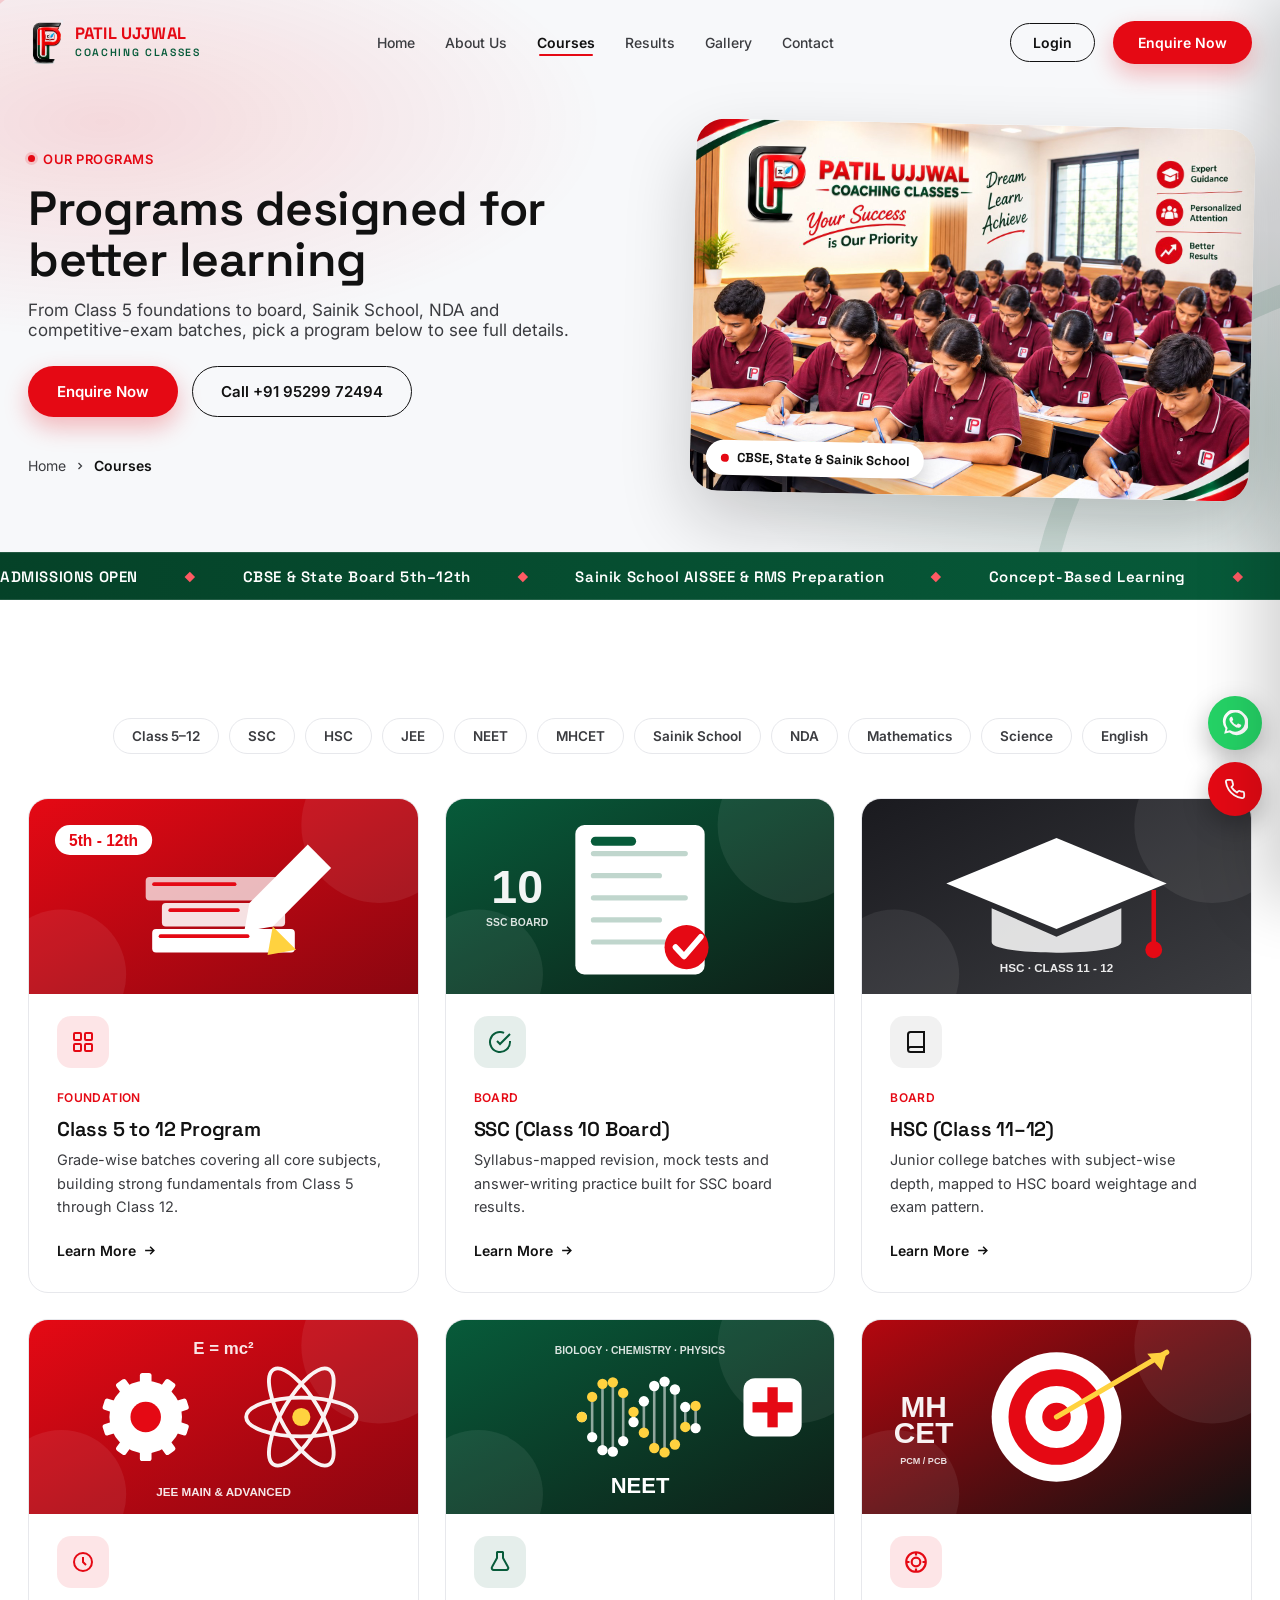
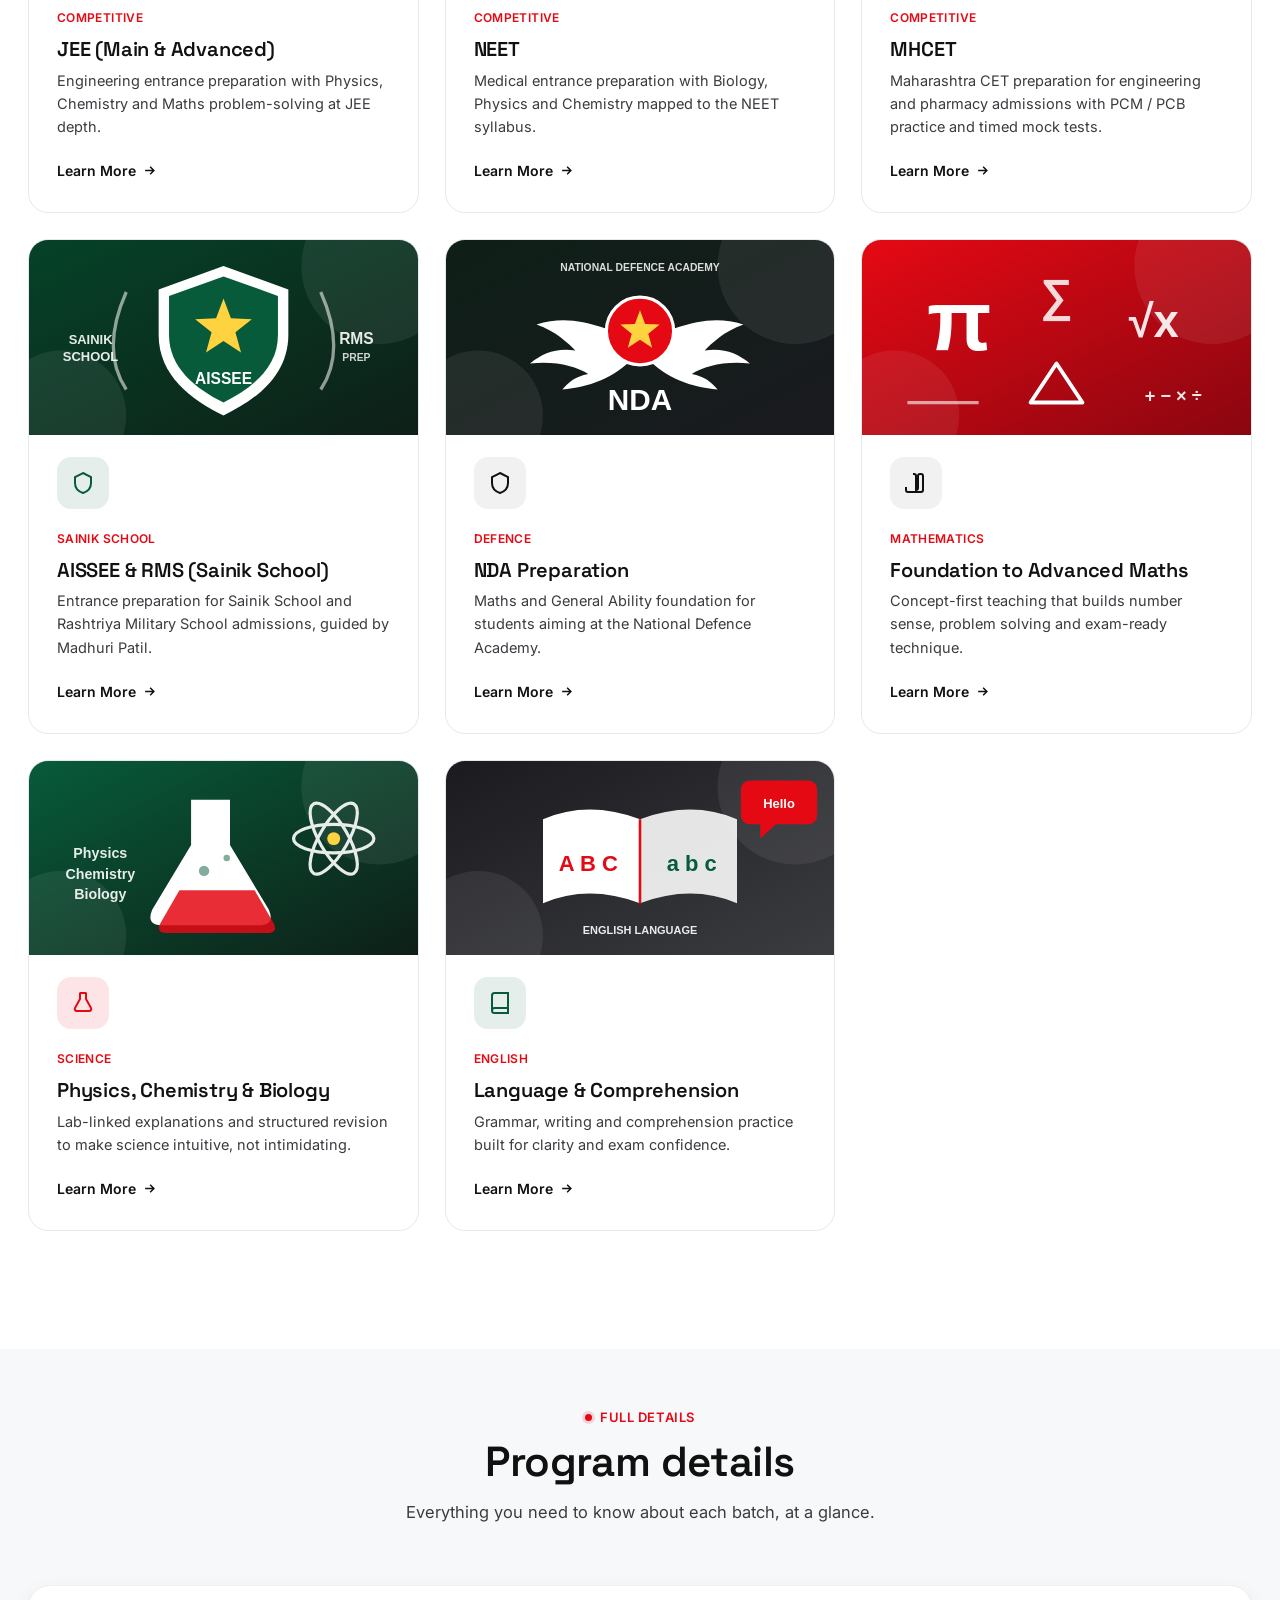
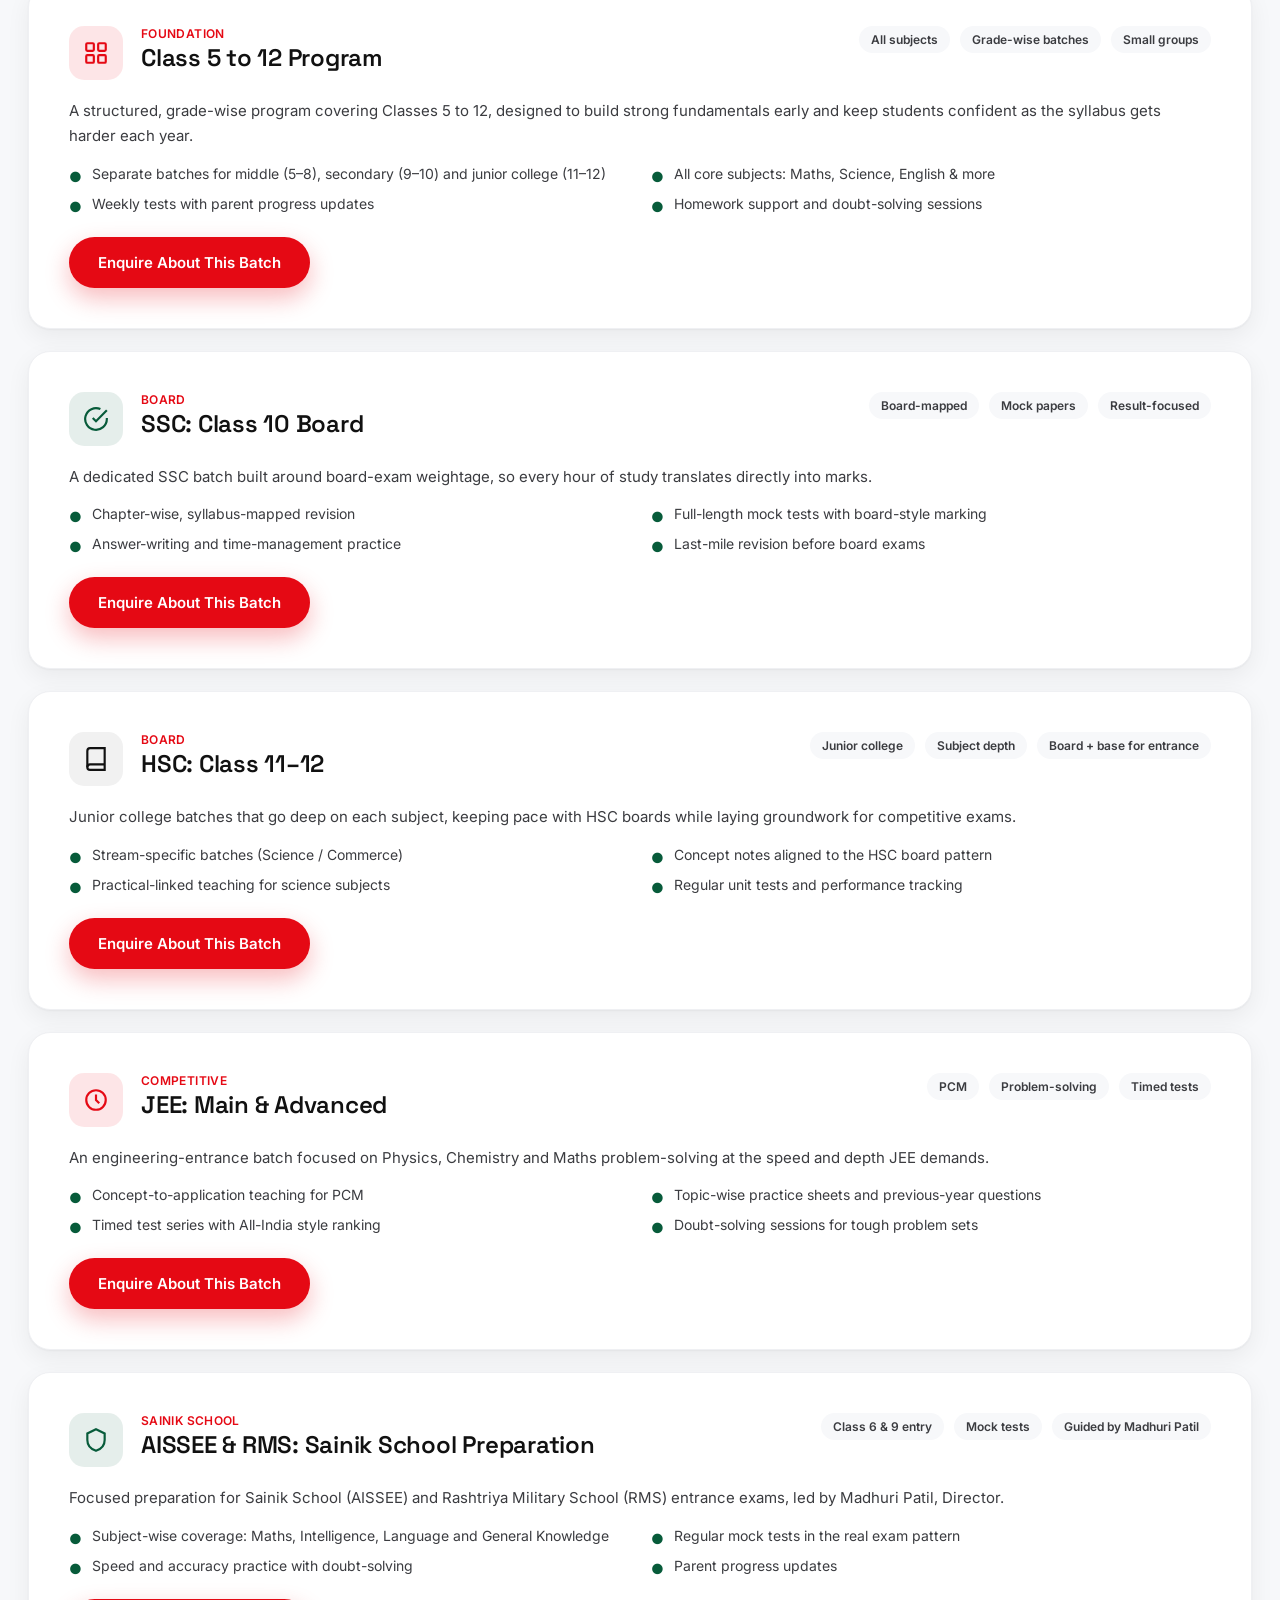
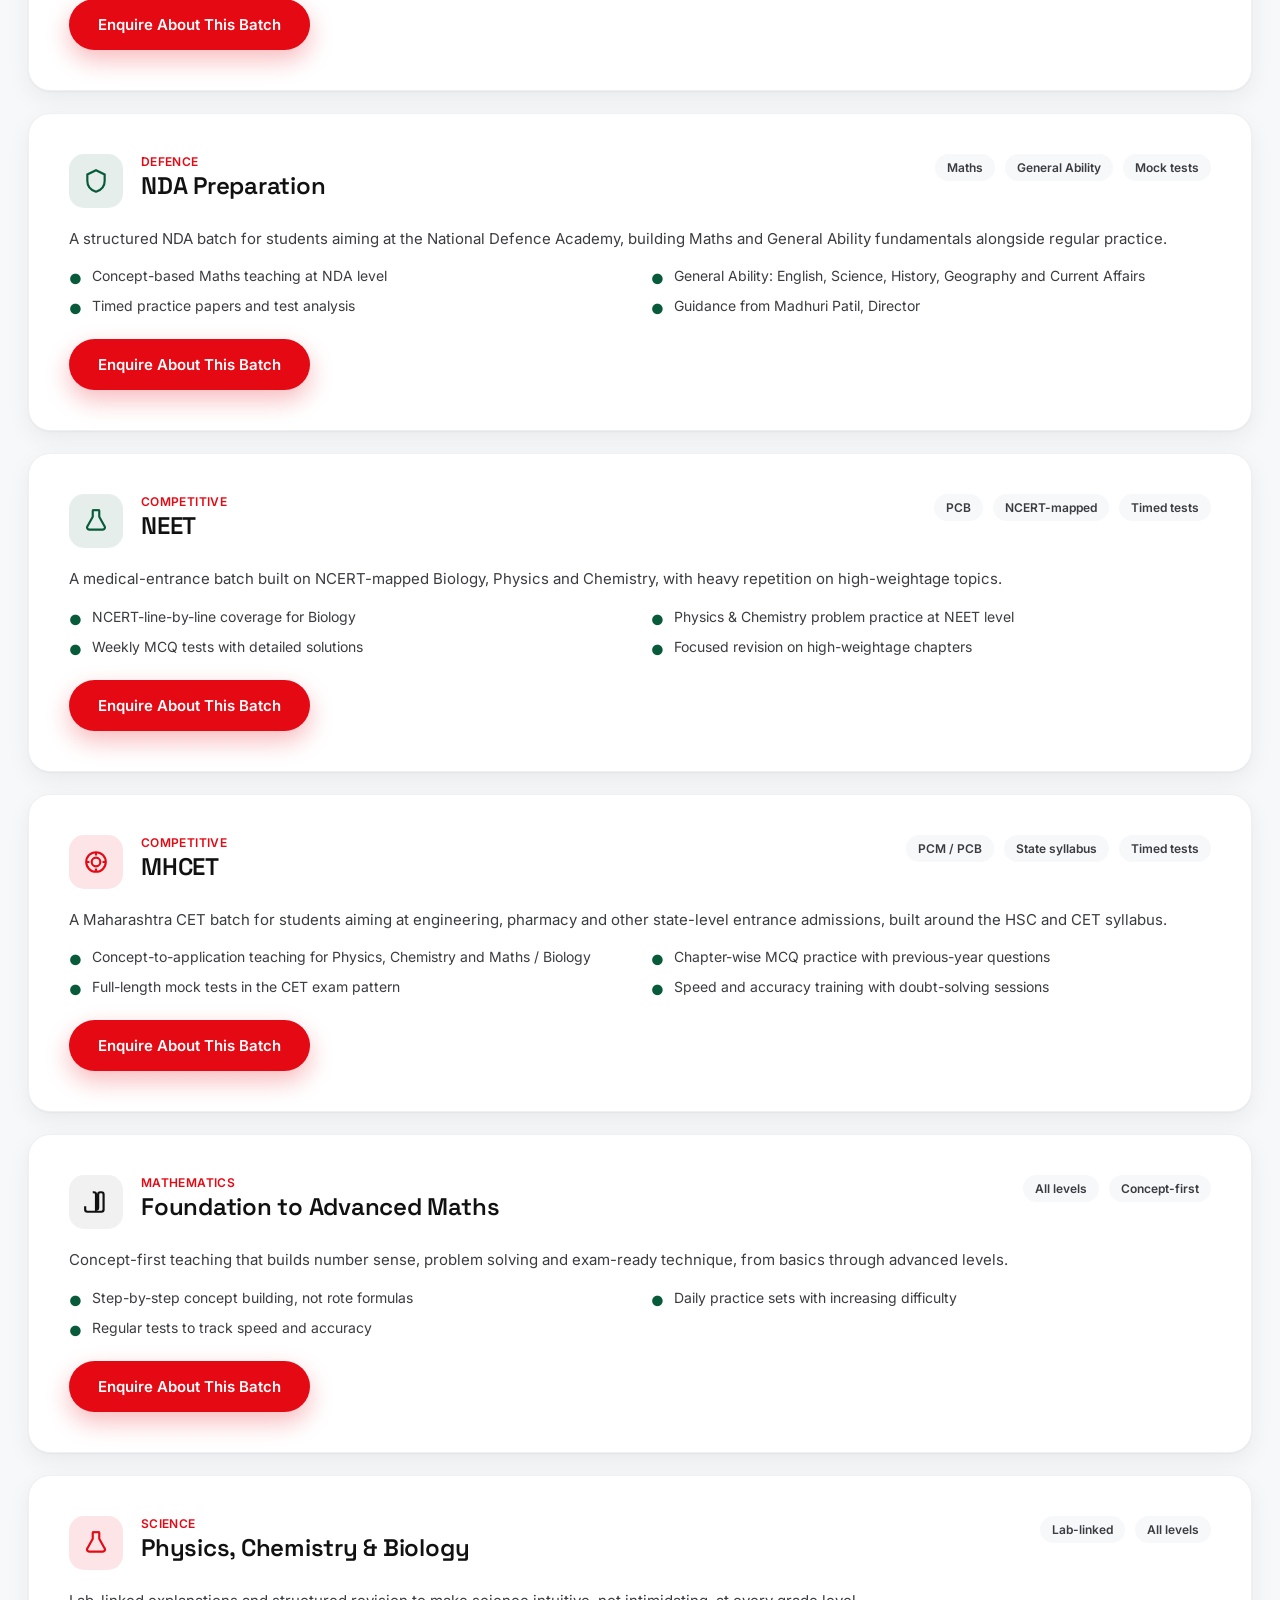
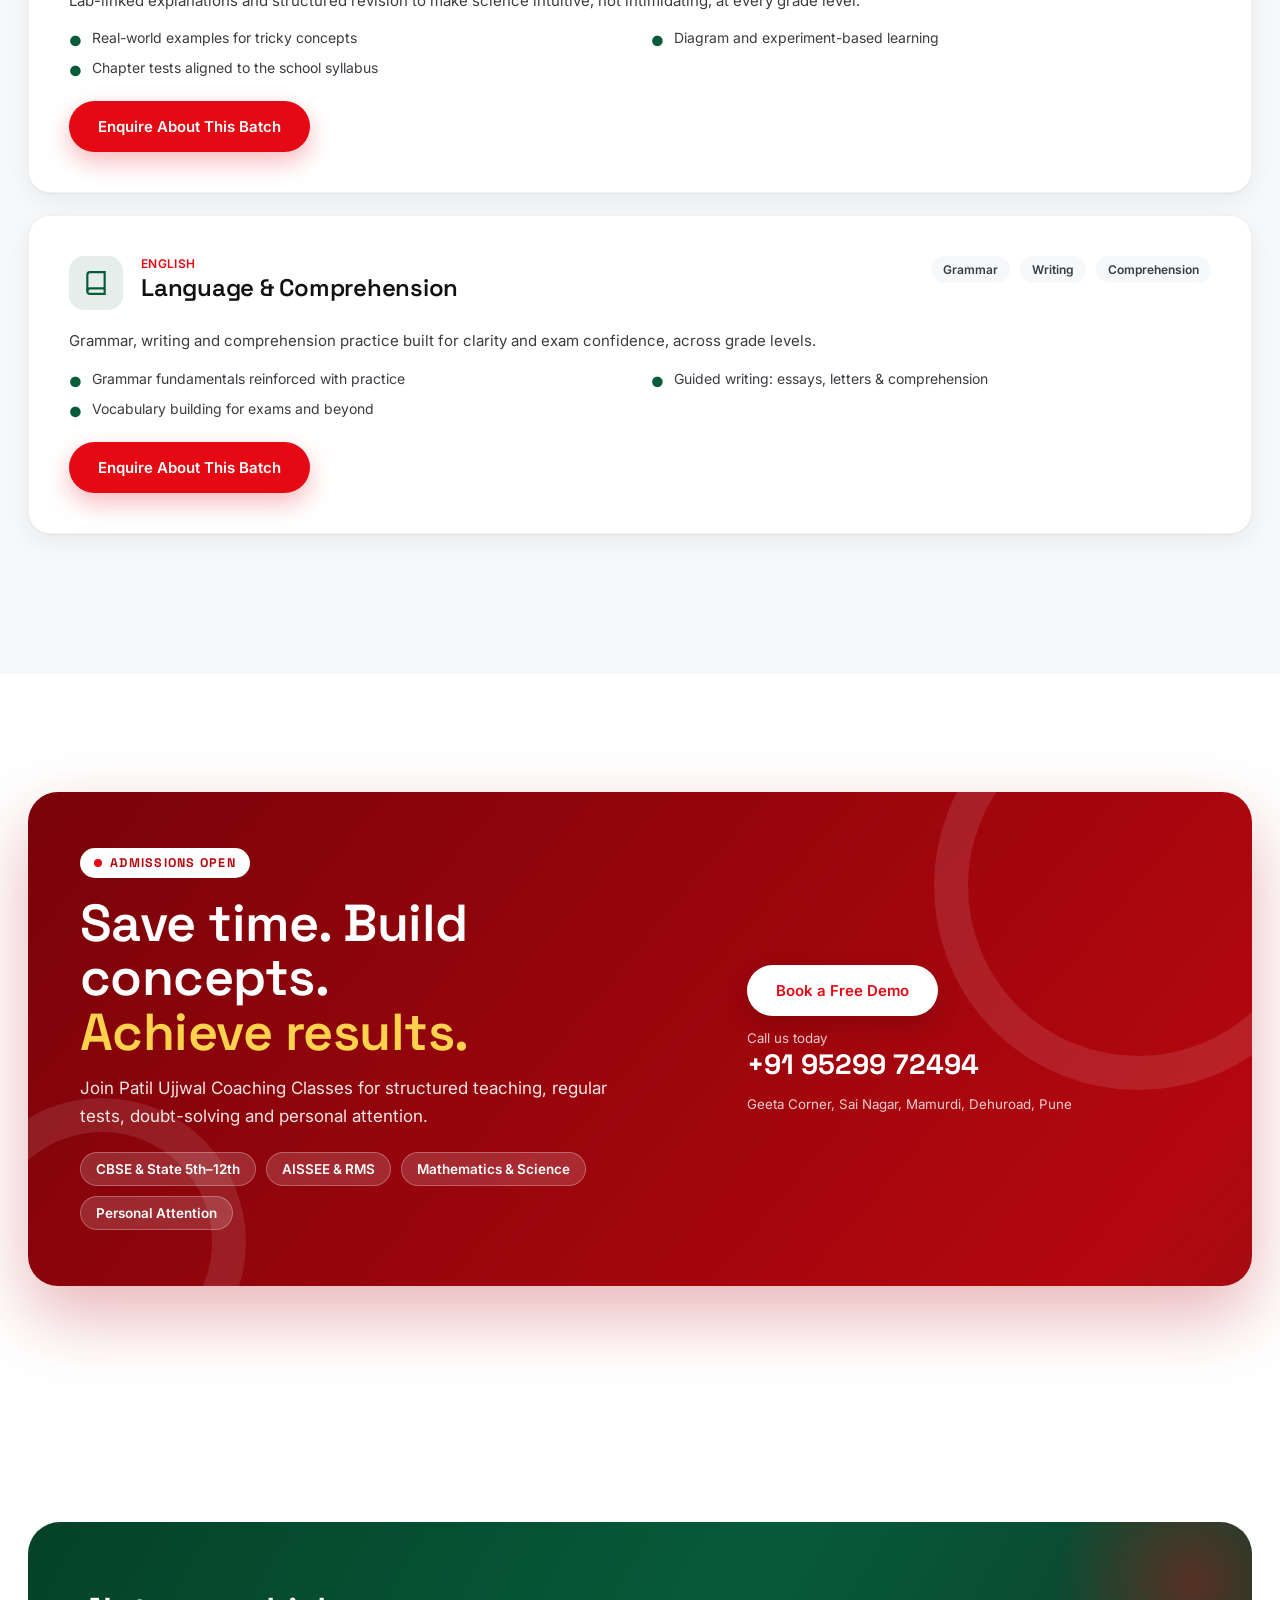
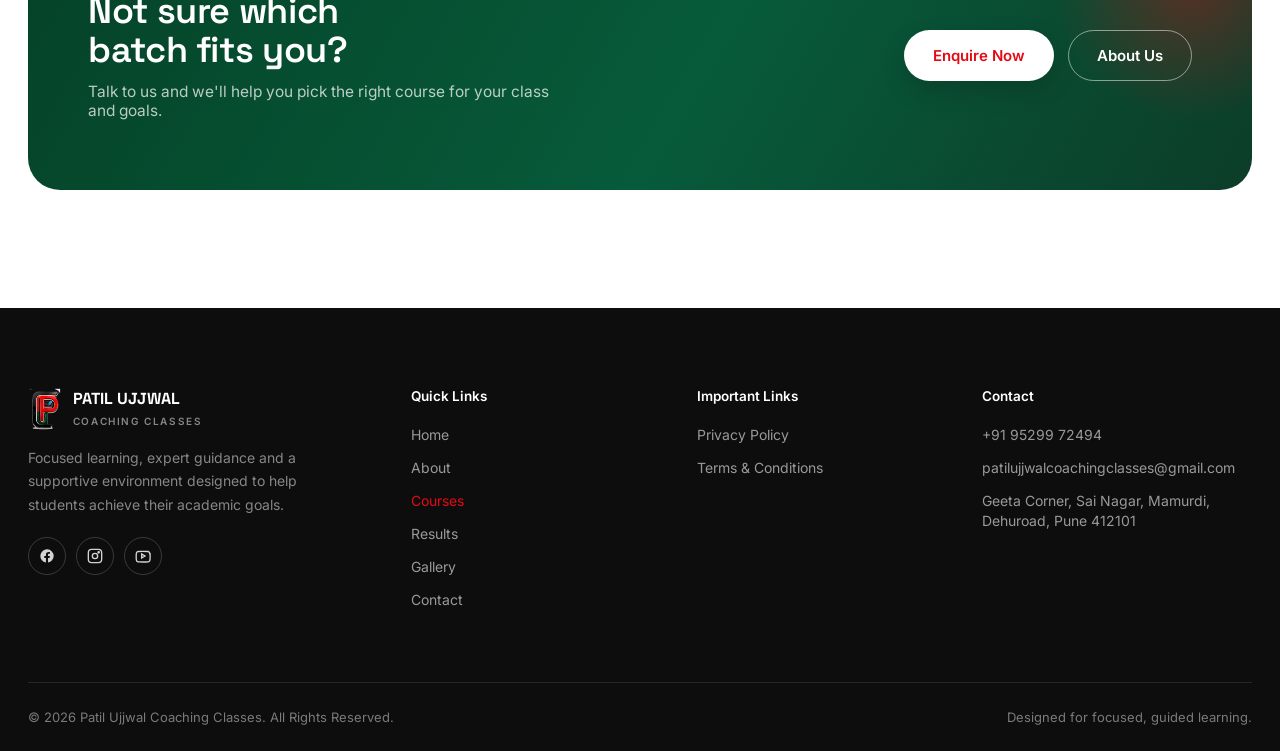
<file: courses.html>
<!DOCTYPE html>
<html lang="en">
<head>
<meta charset="UTF-8">
<meta name="viewport" content="width=device-width, initial-scale=1, viewport-fit=cover">
<title>Courses | Patil Ujjwal Coaching Classes</title>
<meta name="description" content="Explore Patil Ujjwal Coaching Classes' programs. Classes 5 to 12, SSC, HSC, JEE, NEET, MHCET, Mathematics, Science and English.">
<link rel="icon" type="image/png" href="assets/images/logo-icon.png">
<link rel="apple-touch-icon" href="assets/images/logo-icon.png">
<meta property="og:image" content="assets/images/logo.png">
<link rel="preconnect" href="https://fonts.googleapis.com">
<link rel="preconnect" href="https://fonts.gstatic.com" crossorigin>
<link href="https://fonts.googleapis.com/css2?family=Space+Grotesk:wght@400;500;600;700&family=Inter:wght@400;500;600;700&display=swap" rel="stylesheet">
<link rel="stylesheet" href="assets/css/style.css">
<link rel="stylesheet" href="assets/css/polish.css">
</head>
<body>
<!-- ============ NAVBAR ============ -->
<header class="nav" id="siteNav">
  <div class="wrap nav-inner">
    <a href="index.html" class="brand" aria-label="Patil Ujjwal Coaching Classes home">
      <img src="assets/images/logo-icon.png" alt="Patil Ujjwal Coaching Classes logo">
      <span class="brand-word"><span class="l1">PATIL UJJWAL</span><br><span class="l2">COACHING&nbsp;CLASSES</span></span>
    </a>
    <nav class="nav-links" aria-label="Primary">
    <a href="index.html">Home</a>
    <a href="about.html">About Us</a>
    <a href="courses.html">Courses</a>
    <a href="results.html">Results</a>
    <a href="gallery.html">Gallery</a>
    <a href="contact.html">Contact</a>
    </nav>
    <div class="nav-cta">
      <a href="admin/index.html" class="btn btn-ghost nav-login">Login</a>
      <a href="contact.html" class="btn btn-primary">Enquire Now</a>
    </div>
    <button class="hamburger" id="hamBtn" aria-label="Open menu" aria-expanded="false">
      <span></span><span></span><span></span>
    </button>
  </div>
</header>
<div class="scrim" id="scrim"></div>
<aside class="mobile-menu" id="mobileMenu" aria-label="Mobile navigation">
  <a href="index.html">Home</a>
  <a href="about.html">About Us</a>
  <a href="courses.html">Courses</a>
  <a href="results.html">Results</a>
  <a href="gallery.html">Gallery</a>
  <a href="contact.html">Contact</a>
  <a href="contact.html" class="btn btn-primary">Enquire Now</a>
  <a href="admin/index.html" class="btn btn-ghost">Login</a>
</aside>
<!-- ============ PAGE BANNER ============ -->
<section class="page-banner">
  <svg class="banner-curve c1" viewBox="0 0 400 400" fill="none"><path d="M20 380C20 200 120 40 380 40" stroke="#E50914" stroke-opacity=".16" stroke-width="24" stroke-linecap="round"/></svg>
  <svg class="banner-curve c2" viewBox="0 0 500 500" fill="none"><path d="M480 20C300 20 60 140 60 460" stroke="#075B3A" stroke-opacity=".14" stroke-width="24" stroke-linecap="round"/></svg>
  <div class="wrap">
    <div class="ph-grid"><div class="ph-copy">
    <span class="eyebrow">OUR PROGRAMS</span>
    <h1>Programs designed for<br>better learning</h1>
    <p class="sub">From Class 5 foundations to board, Sainik School, NDA and competitive-exam batches, pick a program below to see full details.</p>
    <div class="hero-actions"><a href="contact.html" class="btn btn-primary">Enquire Now</a><a href="tel:+919529972494" class="btn btn-ghost">Call +91 95299 72494</a></div>
    <div class="crumb">
      <a href="index.html">Home</a>
      <svg width="12" height="12" viewBox="0 0 24 24" fill="none" stroke="currentColor" stroke-width="2.5"><path d="M9 18l6-6-6-6"/></svg>
      <span>Courses</span>
    </div>
    </div>
    <div class="ph-visual"><img src="assets/images/gallery/pucc-banner.jpg" alt="Patil Ujjwal Coaching Classes: Your Success is Our Priority" fetchpriority="high"><span class="ph-chip"><i></i>CBSE, State &amp; Sainik School</span></div></div>
  </div>
</section>

<!-- ============ COURSES FULL GRID ============ -->
<section id="courses-full">
  <div class="wrap">
    <div class="course-tabs">
      <a href="#class-5-12">Class 5&ndash;12</a>
      <a href="#ssc">SSC</a>
      <a href="#hsc">HSC</a>
      <a href="#jee">JEE</a>
      <a href="#neet">NEET</a>
      <a href="#mhcet">MHCET</a>
      <a href="#sainik">Sainik School</a>
      <a href="#nda">NDA</a>
      <a href="#maths">Mathematics</a>
      <a href="#science">Science</a>
      <a href="#english">English</a>
    </div>

    <div class="course-page-grid stagger">

      <div class="course-card reveal" style="--i:0">
        <div class="cc-img"><img src="assets/images/courses/foundation.svg" alt="Class 5th to 12th foundation program" loading="lazy"></div>
        <span class="ic bg-red"><svg width="24" height="24" viewBox="0 0 24 24" fill="none" stroke="currentColor" stroke-width="2"><rect x="3" y="3" width="7" height="7" rx="1"/><rect x="14" y="3" width="7" height="7" rx="1"/><rect x="3" y="14" width="7" height="7" rx="1"/><rect x="14" y="14" width="7" height="7" rx="1"/></svg></span>
        <span class="tag">FOUNDATION</span>
        <h3>Class 5 to 12 Program</h3>
        <p>Grade-wise batches covering all core subjects, building strong fundamentals from Class 5 through Class 12.</p>
        <a class="learn" href="#class-5-12">Learn More <svg width="15" height="15" viewBox="0 0 24 24" fill="none" stroke="currentColor" stroke-width="2.4"><path d="M5 12h14M13 6l6 6-6 6"/></svg></a>
      </div>

      <div class="course-card reveal" style="--i:1">
        <div class="cc-img"><img src="assets/images/courses/ssc.svg" alt="SSC Class 10 board batch" loading="lazy"></div>
        <span class="ic bg-green"><svg width="24" height="24" viewBox="0 0 24 24" fill="none" stroke="currentColor" stroke-width="2"><path d="M22 11.08V12a10 10 0 1 1-5.93-9.14"/><polyline points="22 4 12 14.01 9 11.01"/></svg></span>
        <span class="tag">BOARD</span>
        <h3>SSC (Class 10 Board)</h3>
        <p>Syllabus-mapped revision, mock tests and answer-writing practice built for SSC board results.</p>
        <a class="learn" href="#ssc">Learn More <svg width="15" height="15" viewBox="0 0 24 24" fill="none" stroke="currentColor" stroke-width="2.4"><path d="M5 12h14M13 6l6 6-6 6"/></svg></a>
      </div>

      <div class="course-card reveal" style="--i:2">
        <div class="cc-img"><img src="assets/images/courses/hsc.svg" alt="HSC Class 11-12 board batch" loading="lazy"></div>
        <span class="ic bg-ink"><svg width="24" height="24" viewBox="0 0 24 24" fill="none" stroke="currentColor" stroke-width="2"><path d="M4 19.5A2.5 2.5 0 0 1 6.5 17H20"/><path d="M6.5 2H20v20H6.5A2.5 2.5 0 0 1 4 19.5v-15A2.5 2.5 0 0 1 6.5 2z"/></svg></span>
        <span class="tag">BOARD</span>
        <h3>HSC (Class 11&ndash;12)</h3>
        <p>Junior college batches with subject-wise depth, mapped to HSC board weightage and exam pattern.</p>
        <a class="learn" href="#hsc">Learn More <svg width="15" height="15" viewBox="0 0 24 24" fill="none" stroke="currentColor" stroke-width="2.4"><path d="M5 12h14M13 6l6 6-6 6"/></svg></a>
      </div>

      <div class="course-card reveal" style="--i:3">
        <div class="cc-img"><img src="assets/images/courses/jee.svg" alt="JEE Main and Advanced coaching" loading="lazy"></div>
        <span class="ic bg-red"><svg width="24" height="24" viewBox="0 0 24 24" fill="none" stroke="currentColor" stroke-width="2"><circle cx="12" cy="12" r="9"/><path d="M12 7v5l3 3"/></svg></span>
        <span class="tag">COMPETITIVE</span>
        <h3>JEE (Main &amp; Advanced)</h3>
        <p>Engineering entrance preparation with Physics, Chemistry and Maths problem-solving at JEE depth.</p>
        <a class="learn" href="#jee">Learn More <svg width="15" height="15" viewBox="0 0 24 24" fill="none" stroke="currentColor" stroke-width="2.4"><path d="M5 12h14M13 6l6 6-6 6"/></svg></a>
      </div>

      <div class="course-card reveal" style="--i:4">
        <div class="cc-img"><img src="assets/images/courses/neet.svg" alt="NEET medical entrance coaching" loading="lazy"></div>
        <span class="ic bg-green"><svg width="24" height="24" viewBox="0 0 24 24" fill="none" stroke="currentColor" stroke-width="2"><path d="M9 2v6l-5 9a2 2 0 0 0 2 3h12a2 2 0 0 0 2-3l-5-9V2"/><line x1="8.5" y1="2" x2="15.5" y2="2"/></svg></span>
        <span class="tag">COMPETITIVE</span>
        <h3>NEET</h3>
        <p>Medical entrance preparation with Biology, Physics and Chemistry mapped to the NEET syllabus.</p>
        <a class="learn" href="#neet">Learn More <svg width="15" height="15" viewBox="0 0 24 24" fill="none" stroke="currentColor" stroke-width="2.4"><path d="M5 12h14M13 6l6 6-6 6"/></svg></a>
      </div>

      <div class="course-card reveal" style="--i:5">
        <div class="cc-img"><img src="assets/images/courses/mhcet.svg" alt="MHCET entrance coaching" loading="lazy"></div>
        <span class="ic bg-red"><svg width="26" height="26" viewBox="0 0 24 24" fill="none" stroke="currentColor" stroke-width="2"><circle cx="12" cy="12" r="9"/><circle cx="12" cy="12" r="4"/><path d="M12 3v3M12 18v3M3 12h3M18 12h3"/></svg></span>
        <span class="tag">COMPETITIVE</span>
        <h3>MHCET</h3>
        <p>Maharashtra CET preparation for engineering and pharmacy admissions with PCM / PCB practice and timed mock tests.</p>
        <a class="learn" href="#mhcet">Learn More <svg width="15" height="15" viewBox="0 0 24 24" fill="none" stroke="currentColor" stroke-width="2.4"><path d="M5 12h14M13 6l6 6-6 6"/></svg></a>
      </div>

      <div class="course-card reveal" style="--i:6">
        <div class="cc-img"><img src="assets/images/courses/sainik.svg" alt="AISSEE and RMS Sainik School preparation" loading="lazy"></div>
        <span class="ic bg-green"><svg width="24" height="24" viewBox="0 0 24 24" fill="none" stroke="currentColor" stroke-width="2"><path d="M12 2l8 4v6c0 5-3.5 8.5-8 10-4.5-1.5-8-5-8-10V6z"/></svg></span>
        <span class="tag">SAINIK SCHOOL</span>
        <h3>AISSEE &amp; RMS (Sainik School)</h3>
        <p>Entrance preparation for Sainik School and Rashtriya Military School admissions, guided by Madhuri Patil.</p>
        <a class="learn" href="#sainik">Learn More <svg width="15" height="15" viewBox="0 0 24 24" fill="none" stroke="currentColor" stroke-width="2.4"><path d="M5 12h14M13 6l6 6-6 6"/></svg></a>
      </div>

      <div class="course-card reveal" style="--i:6">
        <div class="cc-img"><img src="assets/images/courses/nda.svg" alt="NDA preparation" loading="lazy"></div>
        <span class="ic bg-ink"><svg width="24" height="24" viewBox="0 0 24 24" fill="none" stroke="currentColor" stroke-width="2"><path d="M12 2l8 4v6c0 5-3.5 8.5-8 10-4.5-1.5-8-5-8-10V6z"/></svg></span>
        <span class="tag">DEFENCE</span>
        <h3>NDA Preparation</h3>
        <p>Maths and General Ability foundation for students aiming at the National Defence Academy.</p>
        <a class="learn" href="#nda">Learn More <svg width="15" height="15" viewBox="0 0 24 24" fill="none" stroke="currentColor" stroke-width="2.4"><path d="M5 12h14M13 6l6 6-6 6"/></svg></a>
      </div>

      <div class="course-card reveal" style="--i:5">
        <div class="cc-img"><img src="assets/images/courses/maths.svg" alt="Mathematics coaching" loading="lazy"></div>
        <span class="ic bg-ink"><svg width="24" height="24" viewBox="0 0 24 24" fill="none" stroke="currentColor" stroke-width="2"><path d="M9 3h1a2 2 0 0 1 2 2v14a2 2 0 0 0 2-2V5a2 2 0 0 1 2-2h1a2 2 0 0 1 2 2v14a2 2 0 0 1-2 2H4a2 2 0 0 1-2-2v-3"/></svg></span>
        <span class="tag">MATHEMATICS</span>
        <h3>Foundation to Advanced Maths</h3>
        <p>Concept-first teaching that builds number sense, problem solving and exam-ready technique.</p>
        <a class="learn" href="#maths">Learn More <svg width="15" height="15" viewBox="0 0 24 24" fill="none" stroke="currentColor" stroke-width="2.4"><path d="M5 12h14M13 6l6 6-6 6"/></svg></a>
      </div>

      <div class="course-card reveal" style="--i:0">
        <div class="cc-img"><img src="assets/images/courses/science.svg" alt="Science coaching" loading="lazy"></div>
        <span class="ic bg-red"><svg width="24" height="24" viewBox="0 0 24 24" fill="none" stroke="currentColor" stroke-width="2"><path d="M9 2v6l-5 9a2 2 0 0 0 2 3h12a2 2 0 0 0 2-3l-5-9V2"/><line x1="8.5" y1="2" x2="15.5" y2="2"/></svg></span>
        <span class="tag">SCIENCE</span>
        <h3>Physics, Chemistry &amp; Biology</h3>
        <p>Lab-linked explanations and structured revision to make science intuitive, not intimidating.</p>
        <a class="learn" href="#science">Learn More <svg width="15" height="15" viewBox="0 0 24 24" fill="none" stroke="currentColor" stroke-width="2.4"><path d="M5 12h14M13 6l6 6-6 6"/></svg></a>
      </div>

      <div class="course-card reveal" style="--i:1">
        <div class="cc-img"><img src="assets/images/courses/english.svg" alt="English language coaching" loading="lazy"></div>
        <span class="ic bg-green"><svg width="24" height="24" viewBox="0 0 24 24" fill="none" stroke="currentColor" stroke-width="2"><path d="M4 19.5A2.5 2.5 0 0 1 6.5 17H20"/><path d="M6.5 2H20v20H6.5A2.5 2.5 0 0 1 4 19.5v-15A2.5 2.5 0 0 1 6.5 2z"/></svg></span>
        <span class="tag">ENGLISH</span>
        <h3>Language &amp; Comprehension</h3>
        <p>Grammar, writing and comprehension practice built for clarity and exam confidence.</p>
        <a class="learn" href="#english">Learn More <svg width="15" height="15" viewBox="0 0 24 24" fill="none" stroke="currentColor" stroke-width="2.4"><path d="M5 12h14M13 6l6 6-6 6"/></svg></a>
      </div>

    </div>
  </div>
</section>

<!-- ============ COURSE DETAILS ============ -->
<section style="background:var(--mist); padding-top:60px;">
  <div class="wrap">
    <div class="sec-head center" style="margin-left:auto;margin-right:auto;">
      <span class="eyebrow" style="justify-content:center;display:flex;">FULL DETAILS</span>
      <h2>Program details</h2>
      <p>Everything you need to know about each batch, at a glance.</p>
    </div>

    <div id="class-5-12" class="course-detail">
      <div class="cd-head">
        <span class="ic bg-red"><svg width="26" height="26" viewBox="0 0 24 24" fill="none" stroke="currentColor" stroke-width="2"><rect x="3" y="3" width="7" height="7" rx="1"/><rect x="14" y="3" width="7" height="7" rx="1"/><rect x="3" y="14" width="7" height="7" rx="1"/><rect x="14" y="14" width="7" height="7" rx="1"/></svg></span>
        <div>
          <span class="tag">FOUNDATION</span>
          <h3>Class 5 to 12 Program</h3>
        </div>
        <div class="cd-meta"><span>All subjects</span><span>Grade-wise batches</span><span>Small groups</span></div>
      </div>
      <div class="cd-body">
        <p>A structured, grade-wise program covering Classes 5 to 12, designed to build strong fundamentals early and keep students confident as the syllabus gets harder each year.</p>
        <ul class="cd-points">
          <li><span class="tick">●</span>Separate batches for middle (5&ndash;8), secondary (9&ndash;10) and junior college (11&ndash;12)</li>
          <li><span class="tick">●</span>All core subjects: Maths, Science, English &amp; more</li>
          <li><span class="tick">●</span>Weekly tests with parent progress updates</li>
          <li><span class="tick">●</span>Homework support and doubt-solving sessions</li>
        </ul>
        <a href="contact.html" class="btn btn-primary">Enquire About This Batch</a>
      </div>
    </div>

    <div id="ssc" class="course-detail">
      <div class="cd-head">
        <span class="ic bg-green"><svg width="26" height="26" viewBox="0 0 24 24" fill="none" stroke="currentColor" stroke-width="2"><path d="M22 11.08V12a10 10 0 1 1-5.93-9.14"/><polyline points="22 4 12 14.01 9 11.01"/></svg></span>
        <div>
          <span class="tag">BOARD</span>
          <h3>SSC: Class 10 Board</h3>
        </div>
        <div class="cd-meta"><span>Board-mapped</span><span>Mock papers</span><span>Result-focused</span></div>
      </div>
      <div class="cd-body">
        <p>A dedicated SSC batch built around board-exam weightage, so every hour of study translates directly into marks.</p>
        <ul class="cd-points">
          <li><span class="tick">●</span>Chapter-wise, syllabus-mapped revision</li>
          <li><span class="tick">●</span>Full-length mock tests with board-style marking</li>
          <li><span class="tick">●</span>Answer-writing and time-management practice</li>
          <li><span class="tick">●</span>Last-mile revision before board exams</li>
        </ul>
        <a href="contact.html" class="btn btn-primary">Enquire About This Batch</a>
      </div>
    </div>

    <div id="hsc" class="course-detail">
      <div class="cd-head">
        <span class="ic bg-ink"><svg width="26" height="26" viewBox="0 0 24 24" fill="none" stroke="currentColor" stroke-width="2"><path d="M4 19.5A2.5 2.5 0 0 1 6.5 17H20"/><path d="M6.5 2H20v20H6.5A2.5 2.5 0 0 1 4 19.5v-15A2.5 2.5 0 0 1 6.5 2z"/></svg></span>
        <div>
          <span class="tag">BOARD</span>
          <h3>HSC: Class 11&ndash;12</h3>
        </div>
        <div class="cd-meta"><span>Junior college</span><span>Subject depth</span><span>Board + base for entrance</span></div>
      </div>
      <div class="cd-body">
        <p>Junior college batches that go deep on each subject, keeping pace with HSC boards while laying groundwork for competitive exams.</p>
        <ul class="cd-points">
          <li><span class="tick">●</span>Stream-specific batches (Science / Commerce)</li>
          <li><span class="tick">●</span>Concept notes aligned to the HSC board pattern</li>
          <li><span class="tick">●</span>Practical-linked teaching for science subjects</li>
          <li><span class="tick">●</span>Regular unit tests and performance tracking</li>
        </ul>
        <a href="contact.html" class="btn btn-primary">Enquire About This Batch</a>
      </div>
    </div>

    <div id="jee" class="course-detail">
      <div class="cd-head">
        <span class="ic bg-red"><svg width="26" height="26" viewBox="0 0 24 24" fill="none" stroke="currentColor" stroke-width="2"><circle cx="12" cy="12" r="9"/><path d="M12 7v5l3 3"/></svg></span>
        <div>
          <span class="tag">COMPETITIVE</span>
          <h3>JEE: Main &amp; Advanced</h3>
        </div>
        <div class="cd-meta"><span>PCM</span><span>Problem-solving</span><span>Timed tests</span></div>
      </div>
      <div class="cd-body">
        <p>An engineering-entrance batch focused on Physics, Chemistry and Maths problem-solving at the speed and depth JEE demands.</p>
        <ul class="cd-points">
          <li><span class="tick">●</span>Concept-to-application teaching for PCM</li>
          <li><span class="tick">●</span>Topic-wise practice sheets and previous-year questions</li>
          <li><span class="tick">●</span>Timed test series with All-India style ranking</li>
          <li><span class="tick">●</span>Doubt-solving sessions for tough problem sets</li>
        </ul>
        <a href="contact.html" class="btn btn-primary">Enquire About This Batch</a>
      </div>
    </div>

    <div id="sainik" class="course-detail">
      <div class="cd-head">
        <span class="ic bg-green"><svg width="26" height="26" viewBox="0 0 24 24" fill="none" stroke="currentColor" stroke-width="2"><path d="M12 2l8 4v6c0 5-3.5 8.5-8 10-4.5-1.5-8-5-8-10V6z"/></svg></span>
        <div>
          <span class="tag">SAINIK SCHOOL</span>
          <h3>AISSEE &amp; RMS: Sainik School Preparation</h3>
        </div>
        <div class="cd-meta"><span>Class 6 &amp; 9 entry</span><span>Mock tests</span><span>Guided by Madhuri Patil</span></div>
      </div>
      <div class="cd-body">
        <p>Focused preparation for Sainik School (AISSEE) and Rashtriya Military School (RMS) entrance exams, led by Madhuri Patil, Director.</p>
        <ul class="cd-points"><li><span class="tick">●</span>Subject-wise coverage: Maths, Intelligence, Language and General Knowledge</li><li><span class="tick">●</span>Regular mock tests in the real exam pattern</li><li><span class="tick">●</span>Speed and accuracy practice with doubt-solving</li><li><span class="tick">●</span>Parent progress updates</li></ul>
        <a href="contact.html" class="btn btn-primary">Enquire About This Batch</a>
      </div>
    </div>

    <div id="nda" class="course-detail">
      <div class="cd-head">
        <span class="ic bg-green"><svg width="26" height="26" viewBox="0 0 24 24" fill="none" stroke="currentColor" stroke-width="2"><path d="M12 2l8 4v6c0 5-3.5 8.5-8 10-4.5-1.5-8-5-8-10V6z"/></svg></span>
        <div>
          <span class="tag">DEFENCE</span>
          <h3>NDA Preparation</h3>
        </div>
        <div class="cd-meta"><span>Maths</span><span>General Ability</span><span>Mock tests</span></div>
      </div>
      <div class="cd-body">
        <p>A structured NDA batch for students aiming at the National Defence Academy, building Maths and General Ability fundamentals alongside regular practice.</p>
        <ul class="cd-points"><li><span class="tick">●</span>Concept-based Maths teaching at NDA level</li><li><span class="tick">●</span>General Ability: English, Science, History, Geography and Current Affairs</li><li><span class="tick">●</span>Timed practice papers and test analysis</li><li><span class="tick">●</span>Guidance from Madhuri Patil, Director</li></ul>
        <a href="contact.html" class="btn btn-primary">Enquire About This Batch</a>
      </div>
    </div>

    <div id="neet" class="course-detail">
      <div class="cd-head">
        <span class="ic bg-green"><svg width="26" height="26" viewBox="0 0 24 24" fill="none" stroke="currentColor" stroke-width="2"><path d="M9 2v6l-5 9a2 2 0 0 0 2 3h12a2 2 0 0 0 2-3l-5-9V2"/><line x1="8.5" y1="2" x2="15.5" y2="2"/></svg></span>
        <div>
          <span class="tag">COMPETITIVE</span>
          <h3>NEET</h3>
        </div>
        <div class="cd-meta"><span>PCB</span><span>NCERT-mapped</span><span>Timed tests</span></div>
      </div>
      <div class="cd-body">
        <p>A medical-entrance batch built on NCERT-mapped Biology, Physics and Chemistry, with heavy repetition on high-weightage topics.</p>
        <ul class="cd-points">
          <li><span class="tick">●</span>NCERT-line-by-line coverage for Biology</li>
          <li><span class="tick">●</span>Physics &amp; Chemistry problem practice at NEET level</li>
          <li><span class="tick">●</span>Weekly MCQ tests with detailed solutions</li>
          <li><span class="tick">●</span>Focused revision on high-weightage chapters</li>
        </ul>
        <a href="contact.html" class="btn btn-primary">Enquire About This Batch</a>
      </div>
    </div>

    <div id="mhcet" class="course-detail">
      <div class="cd-head">
        <span class="ic bg-red"><svg width="26" height="26" viewBox="0 0 24 24" fill="none" stroke="currentColor" stroke-width="2"><circle cx="12" cy="12" r="9"/><circle cx="12" cy="12" r="4"/><path d="M12 3v3M12 18v3M3 12h3M18 12h3"/></svg></span>
        <div>
          <span class="tag">COMPETITIVE</span>
          <h3>MHCET</h3>
        </div>
        <div class="cd-meta"><span>PCM / PCB</span><span>State syllabus</span><span>Timed tests</span></div>
      </div>
      <div class="cd-body">
        <p>A Maharashtra CET batch for students aiming at engineering, pharmacy and other state-level entrance admissions, built around the HSC and CET syllabus.</p>
        <ul class="cd-points">
          <li><span class="tick">●</span>Concept-to-application teaching for Physics, Chemistry and Maths / Biology</li>
          <li><span class="tick">●</span>Chapter-wise MCQ practice with previous-year questions</li>
          <li><span class="tick">●</span>Full-length mock tests in the CET exam pattern</li>
          <li><span class="tick">●</span>Speed and accuracy training with doubt-solving sessions</li>
        </ul>
        <a href="contact.html" class="btn btn-primary">Enquire About This Batch</a>
      </div>
    </div>

    <div id="maths" class="course-detail">
      <div class="cd-head">
        <span class="ic bg-ink"><svg width="26" height="26" viewBox="0 0 24 24" fill="none" stroke="currentColor" stroke-width="2"><path d="M9 3h1a2 2 0 0 1 2 2v14a2 2 0 0 0 2-2V5a2 2 0 0 1 2-2h1a2 2 0 0 1 2 2v14a2 2 0 0 1-2 2H4a2 2 0 0 1-2-2v-3"/></svg></span>
        <div>
          <span class="tag">MATHEMATICS</span>
          <h3>Foundation to Advanced Maths</h3>
        </div>
        <div class="cd-meta"><span>All levels</span><span>Concept-first</span></div>
      </div>
      <div class="cd-body">
        <p>Concept-first teaching that builds number sense, problem solving and exam-ready technique, from basics through advanced levels.</p>
        <ul class="cd-points">
          <li><span class="tick">●</span>Step-by-step concept building, not rote formulas</li>
          <li><span class="tick">●</span>Daily practice sets with increasing difficulty</li>
          <li><span class="tick">●</span>Regular tests to track speed and accuracy</li>
        </ul>
        <a href="contact.html" class="btn btn-primary">Enquire About This Batch</a>
      </div>
    </div>

    <div id="science" class="course-detail">
      <div class="cd-head">
        <span class="ic bg-red"><svg width="26" height="26" viewBox="0 0 24 24" fill="none" stroke="currentColor" stroke-width="2"><path d="M9 2v6l-5 9a2 2 0 0 0 2 3h12a2 2 0 0 0 2-3l-5-9V2"/><line x1="8.5" y1="2" x2="15.5" y2="2"/></svg></span>
        <div>
          <span class="tag">SCIENCE</span>
          <h3>Physics, Chemistry &amp; Biology</h3>
        </div>
        <div class="cd-meta"><span>Lab-linked</span><span>All levels</span></div>
      </div>
      <div class="cd-body">
        <p>Lab-linked explanations and structured revision to make science intuitive, not intimidating, at every grade level.</p>
        <ul class="cd-points">
          <li><span class="tick">●</span>Real-world examples for tricky concepts</li>
          <li><span class="tick">●</span>Diagram and experiment-based learning</li>
          <li><span class="tick">●</span>Chapter tests aligned to the school syllabus</li>
        </ul>
        <a href="contact.html" class="btn btn-primary">Enquire About This Batch</a>
      </div>
    </div>

    <div id="english" class="course-detail">
      <div class="cd-head">
        <span class="ic bg-green"><svg width="26" height="26" viewBox="0 0 24 24" fill="none" stroke="currentColor" stroke-width="2"><path d="M4 19.5A2.5 2.5 0 0 1 6.5 17H20"/><path d="M6.5 2H20v20H6.5A2.5 2.5 0 0 1 4 19.5v-15A2.5 2.5 0 0 1 6.5 2z"/></svg></span>
        <div>
          <span class="tag">ENGLISH</span>
          <h3>Language &amp; Comprehension</h3>
        </div>
        <div class="cd-meta"><span>Grammar</span><span>Writing</span><span>Comprehension</span></div>
      </div>
      <div class="cd-body">
        <p>Grammar, writing and comprehension practice built for clarity and exam confidence, across grade levels.</p>
        <ul class="cd-points">
          <li><span class="tick">●</span>Grammar fundamentals reinforced with practice</li>
          <li><span class="tick">●</span>Guided writing: essays, letters &amp; comprehension</li>
          <li><span class="tick">●</span>Vocabulary building for exams and beyond</li>
        </ul>
        <a href="contact.html" class="btn btn-primary">Enquire About This Batch</a>
      </div>
    </div>

  </div>
</section>

<!-- ============ CTA ============ -->
<section>
  <div class="wrap">
    <div class="cta reveal">
      <div>
        <h2>Not sure which<br>batch fits you?</h2>
        <p>Talk to us and we'll help you pick the right course for your class and goals.</p>
      </div>
      <div class="cta-actions">
        <a href="contact.html" class="btn btn-white">Enquire Now</a>
        <a href="about.html" class="btn btn-ghost on-dark">About Us</a>
      </div>
    </div>
  </div>
</section>
<!-- ============ FOOTER ============ -->
<footer>
  <div class="wrap">
    <div class="foot-grid">
      <div>
        <div class="foot-brand">
          <img src="assets/images/logo-icon.png" alt="Patil Ujjwal Coaching Classes">
          <span><span class="l1">PATIL UJJWAL</span><br><span class="l2">COACHING CLASSES</span></span>
        </div>
        <p class="desc">Focused learning, expert guidance and a supportive environment designed to help students achieve their academic goals.</p>
        <div class="foot-social">
          <a href="#" aria-label="Facebook"><svg width="16" height="16" viewBox="0 0 24 24" fill="currentColor"><path d="M22 12a10 10 0 1 0-11.6 9.9v-7H7.9V12h2.5V9.8c0-2.5 1.5-3.9 3.8-3.9 1.1 0 2.2.2 2.2.2v2.5h-1.3c-1.2 0-1.6.8-1.6 1.6V12h2.8l-.4 2.9h-2.4v7A10 10 0 0 0 22 12z"/></svg></a>
          <a href="#" aria-label="Instagram"><svg width="16" height="16" viewBox="0 0 24 24" fill="none" stroke="currentColor" stroke-width="2"><rect x="2" y="2" width="20" height="20" rx="5"/><circle cx="12" cy="12" r="4"/><circle cx="17.5" cy="6.5" r="1"/></svg></a>
          <a href="#" aria-label="YouTube"><svg width="16" height="16" viewBox="0 0 24 24" fill="none" stroke="currentColor" stroke-width="2"><path d="M22 8.5s-.2-1.6-.8-2.3c-.8-.9-1.7-.9-2.1-1C16.4 5 12 5 12 5s-4.4 0-7.1.2c-.4 0-1.3.1-2.1 1C2.2 6.9 2 8.5 2 8.5S1.8 10.4 1.8 12.3v1.4C1.8 15.6 2 17.5 2 17.5s.2 1.6.8 2.3c.8.9 1.9.9 2.4 1 1.7.2 7.3.2 7.3.2s4.4 0 7.1-.3c.4 0 1.3-.1 2.1-1 .6-.7.8-2.3.8-2.3s.2-1.9.2-3.8v-1.4c0-1.9-.2-3.8-.2-3.8z"/><polygon points="10 15 15 12 10 9"/></svg></a>
        </div>
      </div>
      <div>
        <h5>Quick Links</h5>
        <ul>
          <li><a href="index.html">Home</a></li>
          <li><a href="about.html">About</a></li>
          <li><a href="courses.html">Courses</a></li>
          <li><a href="results.html">Results</a></li>
          <li><a href="gallery.html">Gallery</a></li>
          <li><a href="contact.html">Contact</a></li>
        </ul>
      </div>
      <div>
        <h5>Important Links</h5>
        <ul>
          <li><a href="privacy-policy.html">Privacy Policy</a></li>
          <li><a href="terms-conditions.html">Terms &amp; Conditions</a></li>
        </ul>
      </div>
      <div>
        <h5>Contact</h5>
        <ul>
          <li><a href="tel:+919529972494">+91 95299 72494</a></li>
          <li><a href="mailto:patilujjwalcoachingclasses@gmail.com">patilujjwalcoachingclasses@gmail.com</a></li>
          <li><a href="contact.html">Geeta Corner, Sai Nagar, Mamurdi, Dehuroad, Pune 412101</a></li>
        </ul>
      </div>
    </div>
    <div class="foot-bottom">
      <p>&copy; 2026 Patil Ujjwal Coaching Classes. All Rights Reserved.</p>
      <p>Designed for focused, guided learning.</p>
    </div>
  </div>
</footer>

<script src="assets/js/config.js"></script>
<script src="assets/js/script.js"></script>
<script src="assets/js/polish.js" defer></script>
</body>
</html>
</file>
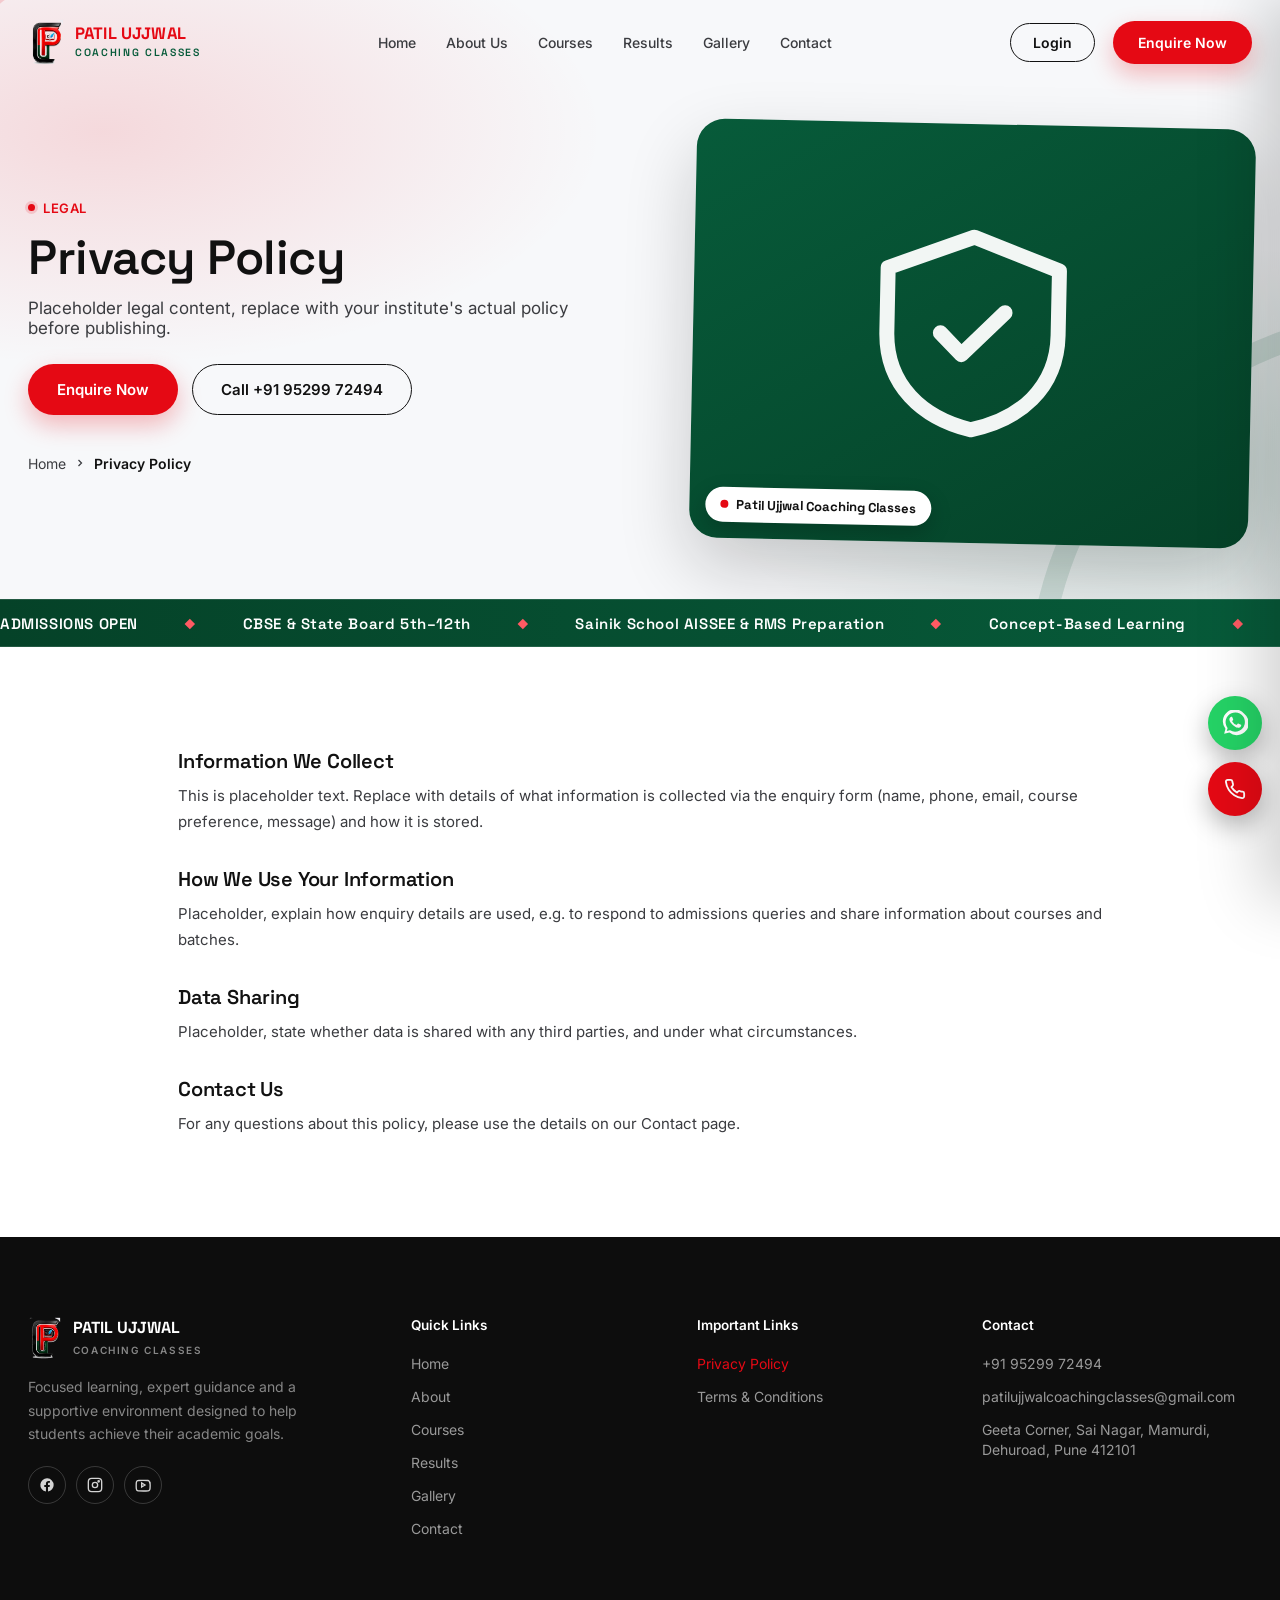
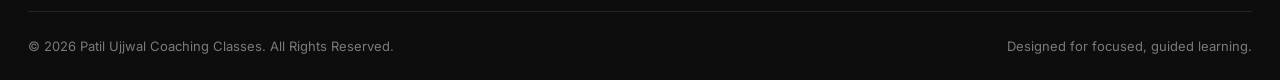
<file: privacy-policy.html>
<!DOCTYPE html>
<html lang="en">
<head>
<meta charset="UTF-8">
<meta name="viewport" content="width=device-width, initial-scale=1, viewport-fit=cover">
<title>Privacy Policy | Patil Ujjwal Coaching Classes</title>
<meta name="description" content="Privacy Policy for Patil Ujjwal Coaching Classes.">
<link rel="icon" type="image/png" href="assets/images/logo-icon.png">
<link rel="apple-touch-icon" href="assets/images/logo-icon.png">
<meta property="og:image" content="assets/images/logo.png">
<link rel="preconnect" href="https://fonts.googleapis.com">
<link rel="preconnect" href="https://fonts.gstatic.com" crossorigin>
<link href="https://fonts.googleapis.com/css2?family=Space+Grotesk:wght@400;500;600;700&family=Inter:wght@400;500;600;700&display=swap" rel="stylesheet">
<link rel="stylesheet" href="assets/css/style.css">
<link rel="stylesheet" href="assets/css/polish.css">
</head>
<body>
<!-- ============ NAVBAR ============ -->
<header class="nav" id="siteNav">
  <div class="wrap nav-inner">
    <a href="index.html" class="brand" aria-label="Patil Ujjwal Coaching Classes home">
      <img src="assets/images/logo-icon.png" alt="Patil Ujjwal Coaching Classes logo">
      <span class="brand-word"><span class="l1">PATIL UJJWAL</span><br><span class="l2">COACHING&nbsp;CLASSES</span></span>
    </a>
    <nav class="nav-links" aria-label="Primary">
    <a href="index.html">Home</a>
    <a href="about.html">About Us</a>
    <a href="courses.html">Courses</a>
    <a href="results.html">Results</a>
    <a href="gallery.html">Gallery</a>
    <a href="contact.html">Contact</a>
    </nav>
    <div class="nav-cta">
      <a href="admin/index.html" class="btn btn-ghost nav-login">Login</a>
      <a href="contact.html" class="btn btn-primary">Enquire Now</a>
    </div>
    <button class="hamburger" id="hamBtn" aria-label="Open menu" aria-expanded="false">
      <span></span><span></span><span></span>
    </button>
  </div>
</header>
<div class="scrim" id="scrim"></div>
<aside class="mobile-menu" id="mobileMenu" aria-label="Mobile navigation">
  <a href="index.html">Home</a>
  <a href="about.html">About Us</a>
  <a href="courses.html">Courses</a>
  <a href="results.html">Results</a>
  <a href="gallery.html">Gallery</a>
  <a href="contact.html">Contact</a>
  <a href="contact.html" class="btn btn-primary">Enquire Now</a>
  <a href="admin/index.html" class="btn btn-ghost">Login</a>
</aside>
<!-- ============ PAGE BANNER ============ -->
<section class="page-banner">
  <svg class="banner-curve c1" viewBox="0 0 400 400" fill="none"><path d="M20 380C20 200 120 40 380 40" stroke="#E50914" stroke-opacity=".16" stroke-width="24" stroke-linecap="round"/></svg>
  <svg class="banner-curve c2" viewBox="0 0 500 500" fill="none"><path d="M480 20C300 20 60 140 60 460" stroke="#075B3A" stroke-opacity=".14" stroke-width="24" stroke-linecap="round"/></svg>
  <div class="wrap">
    <div class="ph-grid"><div class="ph-copy">
    <span class="eyebrow">LEGAL</span>
    <h1>Privacy Policy</h1>
    <p class="sub">Placeholder legal content, replace with your institute's actual policy before publishing.</p>
    <div class="hero-actions"><a href="contact.html" class="btn btn-primary">Enquire Now</a><a href="tel:+919529972494" class="btn btn-ghost">Call +91 95299 72494</a></div>
    <div class="crumb">
      <a href="index.html">Home</a>
      <svg width="12" height="12" viewBox="0 0 24 24" fill="none" stroke="currentColor" stroke-width="2.5"><path d="M9 18l6-6-6-6"/></svg>
      <span>Privacy Policy</span>
    </div>
    </div>
    <div class="ph-visual ph-icon"><svg viewBox="0 0 24 24" fill="none" stroke="currentColor" stroke-width="1.4" stroke-linecap="round" stroke-linejoin="round"><path d="M12 3l8 3v6c0 5-3.5 8-8 9-4.5-1-8-4-8-9V6z"/><path d="M9 12l2 2 4-4"/></svg><span class="ph-chip"><i></i>Patil Ujjwal Coaching Classes</span></div></div>
  </div>
</section>
<section style="padding:70px 0 100px;"><div class="wrap" style="max-width:980px;"><h3 style="font-family:var(--ff-head);font-size:20px;margin:34px 0 10px;">Information We Collect</h3><p style="color:var(--ink-soft);line-height:1.75;font-size:15px;">This is placeholder text. Replace with details of what information is collected via the enquiry form (name, phone, email, course preference, message) and how it is stored.</p><h3 style="font-family:var(--ff-head);font-size:20px;margin:34px 0 10px;">How We Use Your Information</h3><p style="color:var(--ink-soft);line-height:1.75;font-size:15px;">Placeholder, explain how enquiry details are used, e.g. to respond to admissions queries and share information about courses and batches.</p><h3 style="font-family:var(--ff-head);font-size:20px;margin:34px 0 10px;">Data Sharing</h3><p style="color:var(--ink-soft);line-height:1.75;font-size:15px;">Placeholder, state whether data is shared with any third parties, and under what circumstances.</p><h3 style="font-family:var(--ff-head);font-size:20px;margin:34px 0 10px;">Contact Us</h3><p style="color:var(--ink-soft);line-height:1.75;font-size:15px;">For any questions about this policy, please use the details on our Contact page.</p></div></section><!-- ============ FOOTER ============ -->
<footer>
  <div class="wrap">
    <div class="foot-grid">
      <div>
        <div class="foot-brand">
          <img src="assets/images/logo-icon.png" alt="Patil Ujjwal Coaching Classes">
          <span><span class="l1">PATIL UJJWAL</span><br><span class="l2">COACHING CLASSES</span></span>
        </div>
        <p class="desc">Focused learning, expert guidance and a supportive environment designed to help students achieve their academic goals.</p>
        <div class="foot-social">
          <a href="#" aria-label="Facebook"><svg width="16" height="16" viewBox="0 0 24 24" fill="currentColor"><path d="M22 12a10 10 0 1 0-11.6 9.9v-7H7.9V12h2.5V9.8c0-2.5 1.5-3.9 3.8-3.9 1.1 0 2.2.2 2.2.2v2.5h-1.3c-1.2 0-1.6.8-1.6 1.6V12h2.8l-.4 2.9h-2.4v7A10 10 0 0 0 22 12z"/></svg></a>
          <a href="#" aria-label="Instagram"><svg width="16" height="16" viewBox="0 0 24 24" fill="none" stroke="currentColor" stroke-width="2"><rect x="2" y="2" width="20" height="20" rx="5"/><circle cx="12" cy="12" r="4"/><circle cx="17.5" cy="6.5" r="1"/></svg></a>
          <a href="#" aria-label="YouTube"><svg width="16" height="16" viewBox="0 0 24 24" fill="none" stroke="currentColor" stroke-width="2"><path d="M22 8.5s-.2-1.6-.8-2.3c-.8-.9-1.7-.9-2.1-1C16.4 5 12 5 12 5s-4.4 0-7.1.2c-.4 0-1.3.1-2.1 1C2.2 6.9 2 8.5 2 8.5S1.8 10.4 1.8 12.3v1.4C1.8 15.6 2 17.5 2 17.5s.2 1.6.8 2.3c.8.9 1.9.9 2.4 1 1.7.2 7.3.2 7.3.2s4.4 0 7.1-.3c.4 0 1.3-.1 2.1-1 .6-.7.8-2.3.8-2.3s.2-1.9.2-3.8v-1.4c0-1.9-.2-3.8-.2-3.8z"/><polygon points="10 15 15 12 10 9"/></svg></a>
        </div>
      </div>
      <div>
        <h5>Quick Links</h5>
        <ul>
          <li><a href="index.html">Home</a></li>
          <li><a href="about.html">About</a></li>
          <li><a href="courses.html">Courses</a></li>
          <li><a href="results.html">Results</a></li>
          <li><a href="gallery.html">Gallery</a></li>
          <li><a href="contact.html">Contact</a></li>
        </ul>
      </div>
      <div>
        <h5>Important Links</h5>
        <ul>
          <li><a href="privacy-policy.html">Privacy Policy</a></li>
          <li><a href="terms-conditions.html">Terms &amp; Conditions</a></li>
        </ul>
      </div>
      <div>
        <h5>Contact</h5>
        <ul>
          <li><a href="tel:+919529972494">+91 95299 72494</a></li>
          <li><a href="mailto:patilujjwalcoachingclasses@gmail.com">patilujjwalcoachingclasses@gmail.com</a></li>
          <li><a href="contact.html">Geeta Corner, Sai Nagar, Mamurdi, Dehuroad, Pune 412101</a></li>
        </ul>
      </div>
    </div>
    <div class="foot-bottom">
      <p>&copy; 2026 Patil Ujjwal Coaching Classes. All Rights Reserved.</p>
      <p>Designed for focused, guided learning.</p>
    </div>
  </div>
</footer>

<script src="assets/js/config.js"></script>
<script src="assets/js/script.js"></script>
<script src="assets/js/polish.js" defer></script>
</body>
</html>
</file>
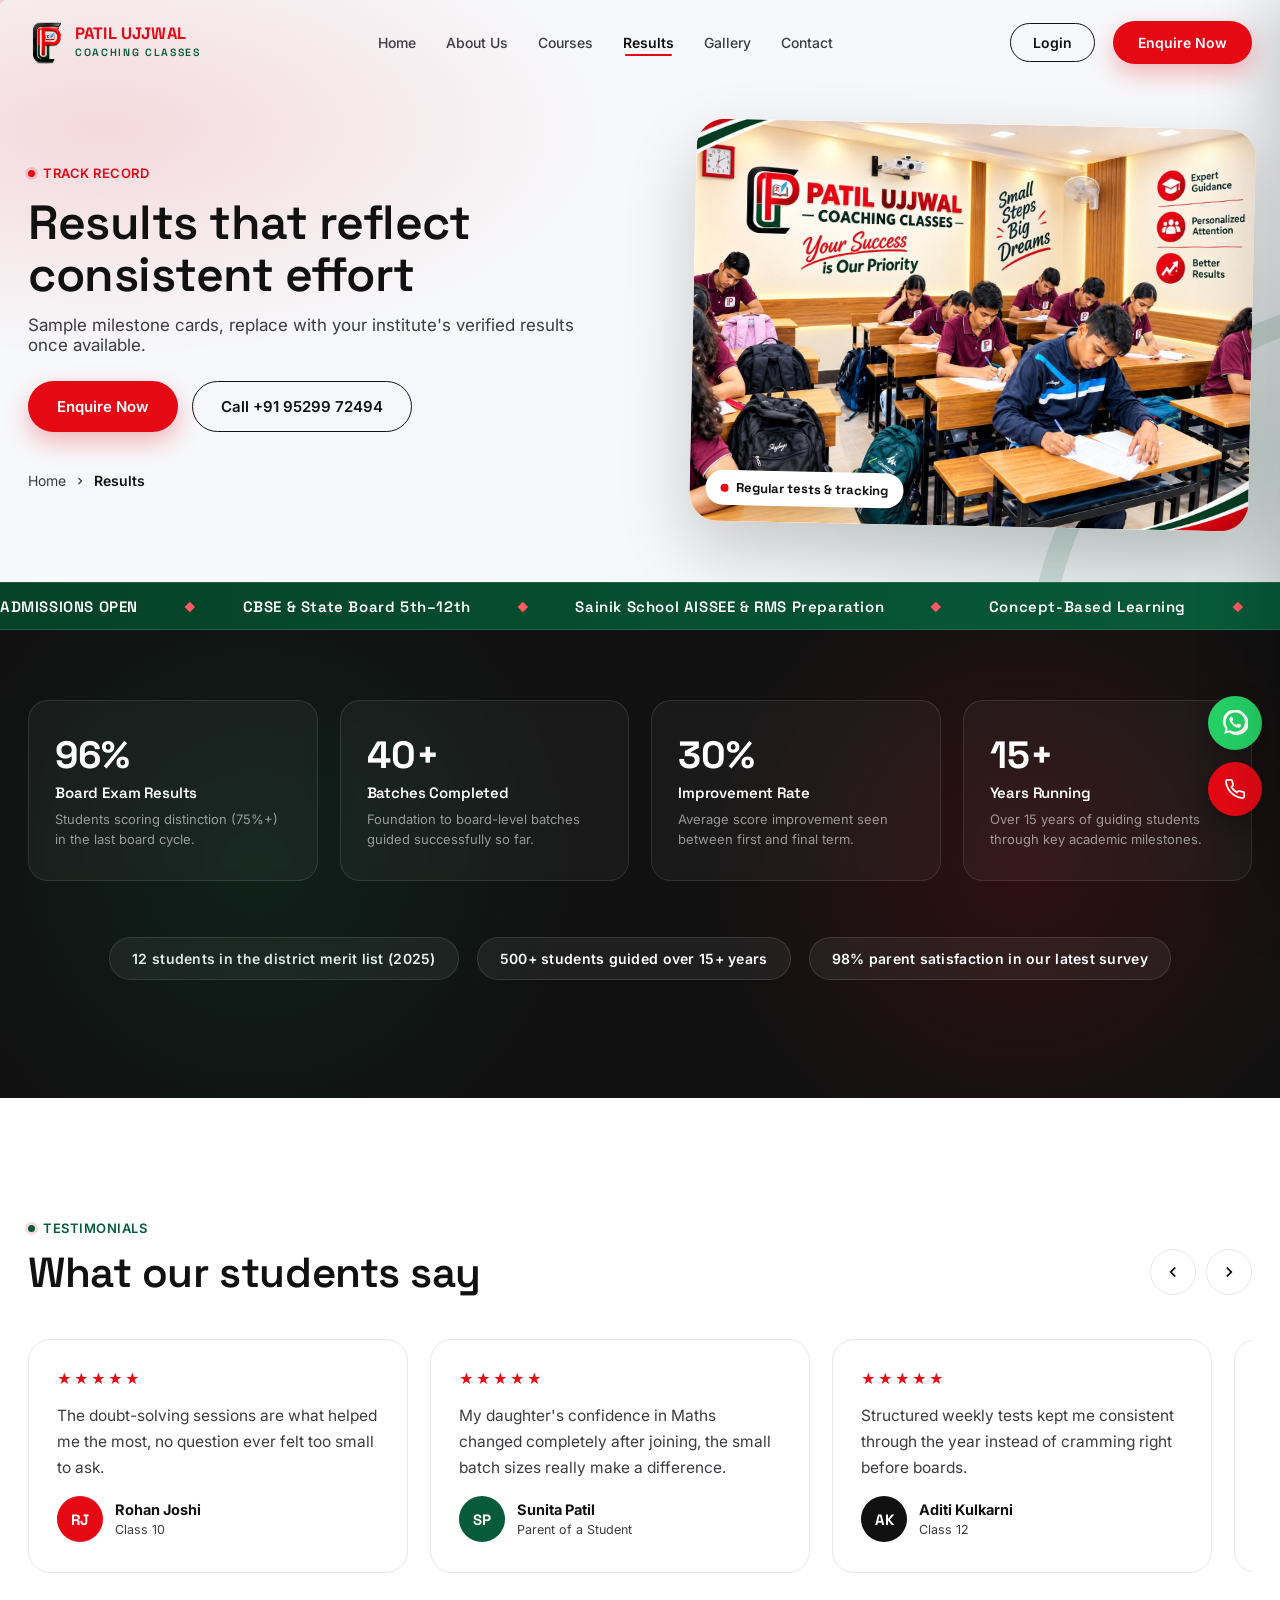
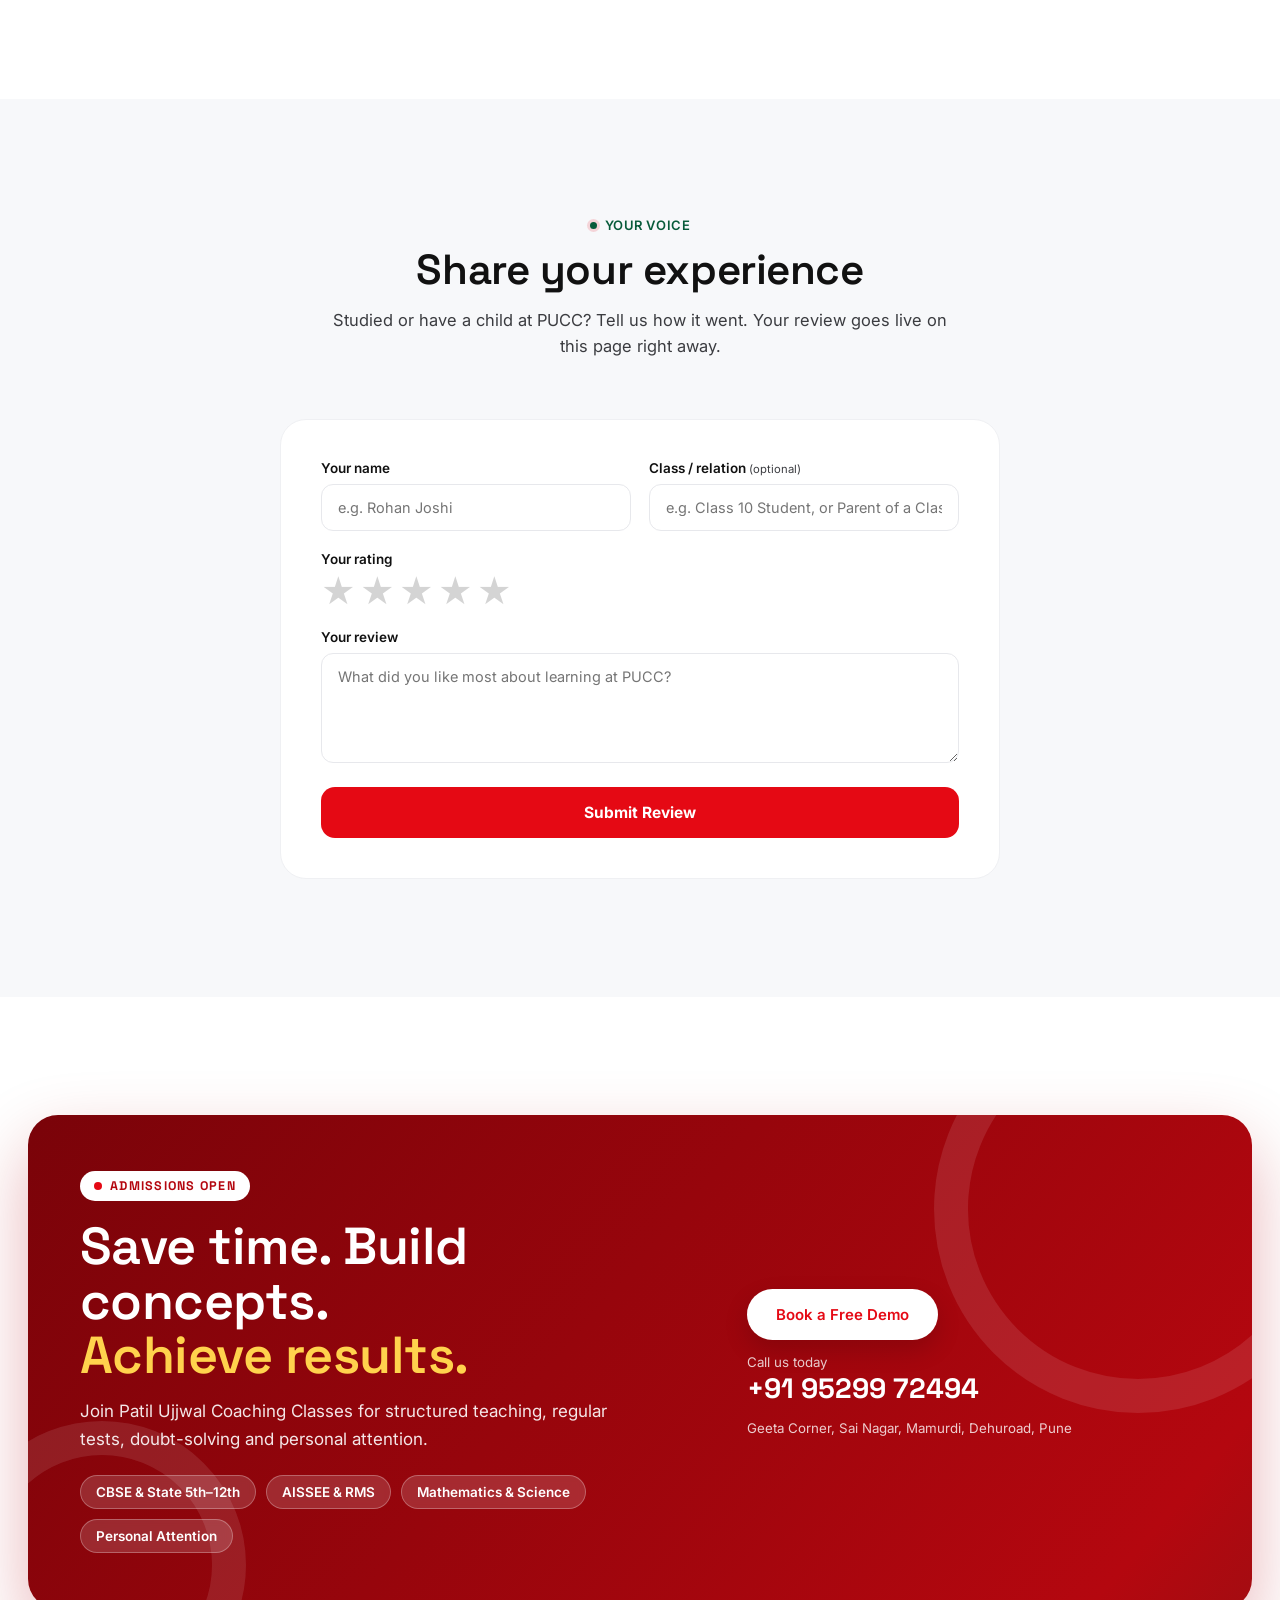
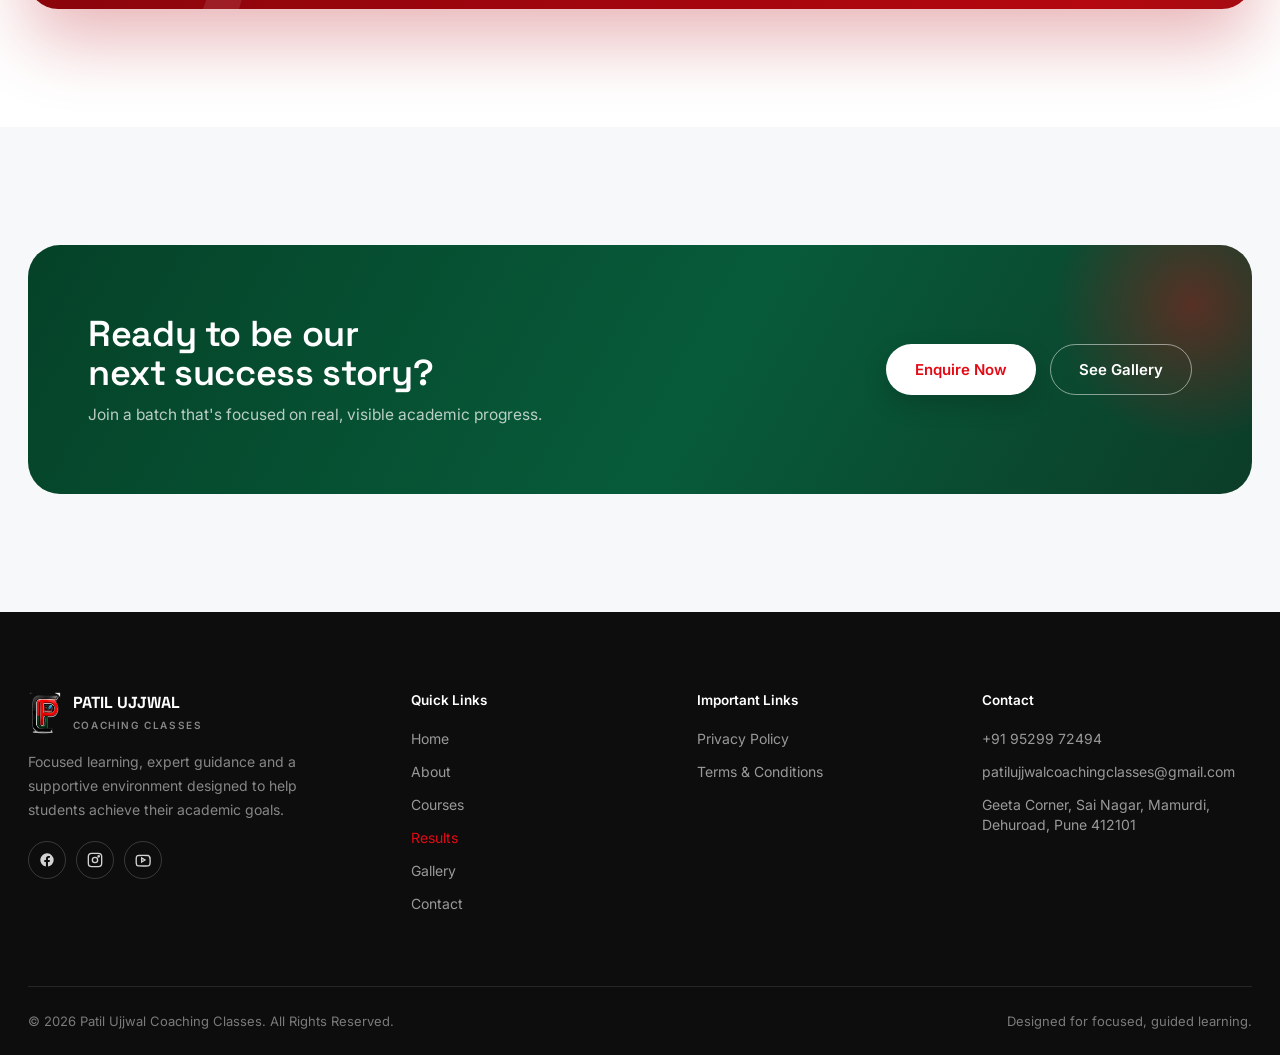
<file: results.html>
<!DOCTYPE html>
<html lang="en">
<head>
<meta charset="UTF-8">
<meta name="viewport" content="width=device-width, initial-scale=1, viewport-fit=cover">
<title>Results &amp; Testimonials | Patil Ujjwal Coaching Classes</title>
<meta name="description" content="See achievement milestones and hear what students and parents say about Patil Ujjwal Coaching Classes.">
<link rel="icon" type="image/png" href="assets/images/logo-icon.png">
<link rel="apple-touch-icon" href="assets/images/logo-icon.png">
<meta property="og:image" content="assets/images/logo.png">
<link rel="preconnect" href="https://fonts.googleapis.com">
<link rel="preconnect" href="https://fonts.gstatic.com" crossorigin>
<link href="https://fonts.googleapis.com/css2?family=Space+Grotesk:wght@400;500;600;700&family=Inter:wght@400;500;600;700&display=swap" rel="stylesheet">
<link rel="stylesheet" href="assets/css/style.css">
<link rel="stylesheet" href="assets/css/polish.css">
</head>
<body>
<!-- ============ NAVBAR ============ -->
<header class="nav" id="siteNav">
  <div class="wrap nav-inner">
    <a href="index.html" class="brand" aria-label="Patil Ujjwal Coaching Classes home">
      <img src="assets/images/logo-icon.png" alt="Patil Ujjwal Coaching Classes logo">
      <span class="brand-word"><span class="l1">PATIL UJJWAL</span><br><span class="l2">COACHING&nbsp;CLASSES</span></span>
    </a>
    <nav class="nav-links" aria-label="Primary">
    <a href="index.html">Home</a>
    <a href="about.html">About Us</a>
    <a href="courses.html">Courses</a>
    <a href="results.html">Results</a>
    <a href="gallery.html">Gallery</a>
    <a href="contact.html">Contact</a>
    </nav>
    <div class="nav-cta">
      <a href="admin/index.html" class="btn btn-ghost nav-login">Login</a>
      <a href="contact.html" class="btn btn-primary">Enquire Now</a>
    </div>
    <button class="hamburger" id="hamBtn" aria-label="Open menu" aria-expanded="false">
      <span></span><span></span><span></span>
    </button>
  </div>
</header>
<div class="scrim" id="scrim"></div>
<aside class="mobile-menu" id="mobileMenu" aria-label="Mobile navigation">
  <a href="index.html">Home</a>
  <a href="about.html">About Us</a>
  <a href="courses.html">Courses</a>
  <a href="results.html">Results</a>
  <a href="gallery.html">Gallery</a>
  <a href="contact.html">Contact</a>
  <a href="contact.html" class="btn btn-primary">Enquire Now</a>
  <a href="admin/index.html" class="btn btn-ghost">Login</a>
</aside>
<!-- ============ PAGE BANNER ============ -->
<section class="page-banner">
  <svg class="banner-curve c1" viewBox="0 0 400 400" fill="none"><path d="M20 380C20 200 120 40 380 40" stroke="#E50914" stroke-opacity=".16" stroke-width="24" stroke-linecap="round"/></svg>
  <svg class="banner-curve c2" viewBox="0 0 500 500" fill="none"><path d="M480 20C300 20 60 140 60 460" stroke="#075B3A" stroke-opacity=".14" stroke-width="24" stroke-linecap="round"/></svg>
  <div class="wrap">
    <div class="ph-grid"><div class="ph-copy">
    <span class="eyebrow">TRACK RECORD</span>
    <h1>Results that reflect<br>consistent effort</h1>
    <p class="sub">Sample milestone cards, replace with your institute's verified results once available.</p>
    <div class="hero-actions"><a href="contact.html" class="btn btn-primary">Enquire Now</a><a href="tel:+919529972494" class="btn btn-ghost">Call +91 95299 72494</a></div>
    <div class="crumb">
      <a href="index.html">Home</a>
      <svg width="12" height="12" viewBox="0 0 24 24" fill="none" stroke="currentColor" stroke-width="2.5"><path d="M9 18l6-6-6-6"/></svg>
      <span>Results</span>
    </div>
    </div>
    <div class="ph-visual"><img src="assets/images/gallery/exam-classroom.jpg" alt="Students during a test" fetchpriority="high"><span class="ph-chip"><i></i>Regular tests &amp; tracking</span></div></div>
  </div>
</section>

<!-- ============ RESULTS ============ -->
<section class="results" id="results" style="padding-top:70px;">
  <div class="wrap">
    <div class="result-grid stagger">
      <div class="result-card reveal" style="--i:0"><div class="pct">96%</div><h4>Board Exam Results</h4><p>Students scoring distinction (75%+) in the last board cycle.</p></div>
      <div class="result-card reveal" style="--i:1"><div class="pct">40+</div><h4>Batches Completed</h4><p>Foundation to board-level batches guided successfully so far.</p></div>
      <div class="result-card reveal" style="--i:2"><div class="pct">30%</div><h4>Improvement Rate</h4><p>Average score improvement seen between first and final term.</p></div>
      <div class="result-card reveal" style="--i:3"><div class="pct">15+</div><h4>Years Running</h4><p>Over 15 years of guiding students through key academic milestones.</p></div>
    </div>
    <div class="milestone-row reveal">
      <span class="chip">12 students in the district merit list (2025)</span>
      <span class="chip">500+ students guided over 15+ years</span>
      <span class="chip">98% parent satisfaction in our latest survey</span>
    </div>
  </div>
</section>

<!-- ============ TESTIMONIALS ============ -->
<section id="testimonials">
  <div class="wrap">
    <div class="testi-head">
      <div class="sec-head" style="margin-bottom:0;">
        <span class="eyebrow green">TESTIMONIALS</span>
        <h2>What our students say</h2>
      </div>
      <div class="testi-nav">
        <button id="tPrev" aria-label="Previous testimonial"><svg width="18" height="18" viewBox="0 0 24 24" fill="none" stroke="currentColor" stroke-width="2.3"><path d="M15 18l-6-6 6-6"/></svg></button>
        <button id="tNext" aria-label="Next testimonial"><svg width="18" height="18" viewBox="0 0 24 24" fill="none" stroke="currentColor" stroke-width="2.3"><path d="M9 18l6-6-6-6"/></svg></button>
      </div>
    </div>
    <div class="testi-track reveal in" id="testiTrack">
      <div class="testi-card">
        <div class="testi-stars">&#9733;&#9733;&#9733;&#9733;&#9733;</div>
        <p class="q">The doubt-solving sessions are what helped me the most, no question ever felt too small to ask.</p>
        <div class="testi-who"><span class="av" style="background:var(--red)">RJ</span><div><b>Rohan Joshi</b><small>Class 10</small></div></div>
      </div>
      <div class="testi-card">
        <div class="testi-stars">&#9733;&#9733;&#9733;&#9733;&#9733;</div>
        <p class="q">My daughter's confidence in Maths changed completely after joining, the small batch sizes really make a difference.</p>
        <div class="testi-who"><span class="av" style="background:var(--green)">SP</span><div><b>Sunita Patil</b><small>Parent of a Student</small></div></div>
      </div>
      <div class="testi-card">
        <div class="testi-stars">&#9733;&#9733;&#9733;&#9733;&#9733;</div>
        <p class="q">Structured weekly tests kept me consistent through the year instead of cramming right before boards.</p>
        <div class="testi-who"><span class="av" style="background:var(--ink)">AK</span><div><b>Aditi Kulkarni</b><small>Class 12</small></div></div>
      </div>
      <div class="testi-card">
        <div class="testi-stars">&#9733;&#9733;&#9733;&#9733;&#9733;</div>
        <p class="q">Teachers here genuinely track every student's progress, not just the toppers, that personal attention stood out to us.</p>
        <div class="testi-who"><span class="av" style="background:var(--red)">VD</span><div><b>Vikram Deshmukh</b><small>Parent of a Student</small></div></div>
      </div>
      <div class="testi-card">
        <div class="testi-stars">&#9733;&#9733;&#9733;&#9733;&#9733;</div>
        <p class="q">Concepts were built step by step instead of rushed, which finally made Science click for me.</p>
        <div class="testi-who"><span class="av" style="background:var(--green)">SI</span><div><b>Sanika Inamdar</b><small>Class 9</small></div></div>
      </div>
    </div>
  </div>
</section>

<!-- ============ SHARE YOUR EXPERIENCE ============ -->
<section id="share-review" style="background:var(--mist);">
  <div class="wrap">
    <div class="sec-head" style="text-align:center;margin-left:auto;margin-right:auto;">
      <span class="eyebrow green" style="justify-content:center;display:flex;">YOUR VOICE</span>
      <h2>Share your experience</h2>
      <p>Studied or have a child at PUCC? Tell us how it went. Your review goes live on this page right away.</p>
    </div>
    <div class="form-card review-card">
      <form id="testimonialForm" novalidate>
        <div class="row2">
          <div class="field" data-field="name">
            <label for="rvName">Your name</label>
            <input id="rvName" name="name" type="text" maxlength="80" placeholder="e.g. Rohan Joshi">
            <span class="err">Please enter your name.</span>
          </div>
          <div class="field">
            <label for="rvRole">Class / relation <small style="font-weight:400;color:var(--ink-soft);">(optional)</small></label>
            <input id="rvRole" name="role" type="text" maxlength="80" placeholder="e.g. Class 10 Student, or Parent of a Class 8 Student">
          </div>
        </div>
        <div class="field" data-field="rating">
          <label id="rvRatingLbl">Your rating</label>
          <div class="star-input" role="radiogroup" aria-labelledby="rvRatingLbl">
            <input type="radio" name="rating" id="rs5" value="5"><label for="rs5" title="5 stars">&#9733;</label>
            <input type="radio" name="rating" id="rs4" value="4"><label for="rs4" title="4 stars">&#9733;</label>
            <input type="radio" name="rating" id="rs3" value="3"><label for="rs3" title="3 stars">&#9733;</label>
            <input type="radio" name="rating" id="rs2" value="2"><label for="rs2" title="2 stars">&#9733;</label>
            <input type="radio" name="rating" id="rs1" value="1"><label for="rs1" title="1 star">&#9733;</label>
          </div>
          <span class="err">Please choose a rating.</span>
        </div>
        <div class="field" data-field="quote">
          <label for="rvQuote">Your review</label>
          <textarea id="rvQuote" name="quote" maxlength="600" placeholder="What did you like most about learning at PUCC?"></textarea>
          <span class="err">Please write at least a short sentence (15 characters).</span>
        </div>
        <input type="text" name="website" tabindex="-1" autocomplete="off" aria-hidden="true" class="hp-field">
        <button type="submit" class="submit-btn" id="testimonialBtn">
          <span class="spinner"></span>
          <span class="lbl">Submit Review</span>
        </button>
      </form>
      <div class="form-success" id="testimonialSuccess">
        <div class="ic"><svg width="28" height="28" viewBox="0 0 24 24" fill="none" stroke="currentColor" stroke-width="2.4"><polyline points="20 6 9 17 4 12"/></svg></div>
        <h3>Thank you!</h3>
        <p>Your review is now live in the testimonials above.</p>
      </div>
    </div>
  </div>
</section>

<!-- ============ CTA ============ -->
<section style="background:var(--mist);">
  <div class="wrap">
    <div class="cta reveal">
      <div>
        <h2>Ready to be our<br>next success story?</h2>
        <p>Join a batch that's focused on real, visible academic progress.</p>
      </div>
      <div class="cta-actions">
        <a href="contact.html" class="btn btn-white">Enquire Now</a>
        <a href="gallery.html" class="btn btn-ghost on-dark">See Gallery</a>
      </div>
    </div>
  </div>
</section>
<!-- ============ FOOTER ============ -->
<footer>
  <div class="wrap">
    <div class="foot-grid">
      <div>
        <div class="foot-brand">
          <img src="assets/images/logo-icon.png" alt="Patil Ujjwal Coaching Classes">
          <span><span class="l1">PATIL UJJWAL</span><br><span class="l2">COACHING CLASSES</span></span>
        </div>
        <p class="desc">Focused learning, expert guidance and a supportive environment designed to help students achieve their academic goals.</p>
        <div class="foot-social">
          <a href="#" aria-label="Facebook"><svg width="16" height="16" viewBox="0 0 24 24" fill="currentColor"><path d="M22 12a10 10 0 1 0-11.6 9.9v-7H7.9V12h2.5V9.8c0-2.5 1.5-3.9 3.8-3.9 1.1 0 2.2.2 2.2.2v2.5h-1.3c-1.2 0-1.6.8-1.6 1.6V12h2.8l-.4 2.9h-2.4v7A10 10 0 0 0 22 12z"/></svg></a>
          <a href="#" aria-label="Instagram"><svg width="16" height="16" viewBox="0 0 24 24" fill="none" stroke="currentColor" stroke-width="2"><rect x="2" y="2" width="20" height="20" rx="5"/><circle cx="12" cy="12" r="4"/><circle cx="17.5" cy="6.5" r="1"/></svg></a>
          <a href="#" aria-label="YouTube"><svg width="16" height="16" viewBox="0 0 24 24" fill="none" stroke="currentColor" stroke-width="2"><path d="M22 8.5s-.2-1.6-.8-2.3c-.8-.9-1.7-.9-2.1-1C16.4 5 12 5 12 5s-4.4 0-7.1.2c-.4 0-1.3.1-2.1 1C2.2 6.9 2 8.5 2 8.5S1.8 10.4 1.8 12.3v1.4C1.8 15.6 2 17.5 2 17.5s.2 1.6.8 2.3c.8.9 1.9.9 2.4 1 1.7.2 7.3.2 7.3.2s4.4 0 7.1-.3c.4 0 1.3-.1 2.1-1 .6-.7.8-2.3.8-2.3s.2-1.9.2-3.8v-1.4c0-1.9-.2-3.8-.2-3.8z"/><polygon points="10 15 15 12 10 9"/></svg></a>
        </div>
      </div>
      <div>
        <h5>Quick Links</h5>
        <ul>
          <li><a href="index.html">Home</a></li>
          <li><a href="about.html">About</a></li>
          <li><a href="courses.html">Courses</a></li>
          <li><a href="results.html">Results</a></li>
          <li><a href="gallery.html">Gallery</a></li>
          <li><a href="contact.html">Contact</a></li>
        </ul>
      </div>
      <div>
        <h5>Important Links</h5>
        <ul>
          <li><a href="privacy-policy.html">Privacy Policy</a></li>
          <li><a href="terms-conditions.html">Terms &amp; Conditions</a></li>
        </ul>
      </div>
      <div>
        <h5>Contact</h5>
        <ul>
          <li><a href="tel:+919529972494">+91 95299 72494</a></li>
          <li><a href="mailto:patilujjwalcoachingclasses@gmail.com">patilujjwalcoachingclasses@gmail.com</a></li>
          <li><a href="contact.html">Geeta Corner, Sai Nagar, Mamurdi, Dehuroad, Pune 412101</a></li>
        </ul>
      </div>
    </div>
    <div class="foot-bottom">
      <p>&copy; 2026 Patil Ujjwal Coaching Classes. All Rights Reserved.</p>
      <p>Designed for focused, guided learning.</p>
    </div>
  </div>
</footer>

<script src="assets/js/config.js"></script>
<script src="assets/js/script.js"></script>
<script src="assets/js/polish.js" defer></script>
</body>
</html>
</file>
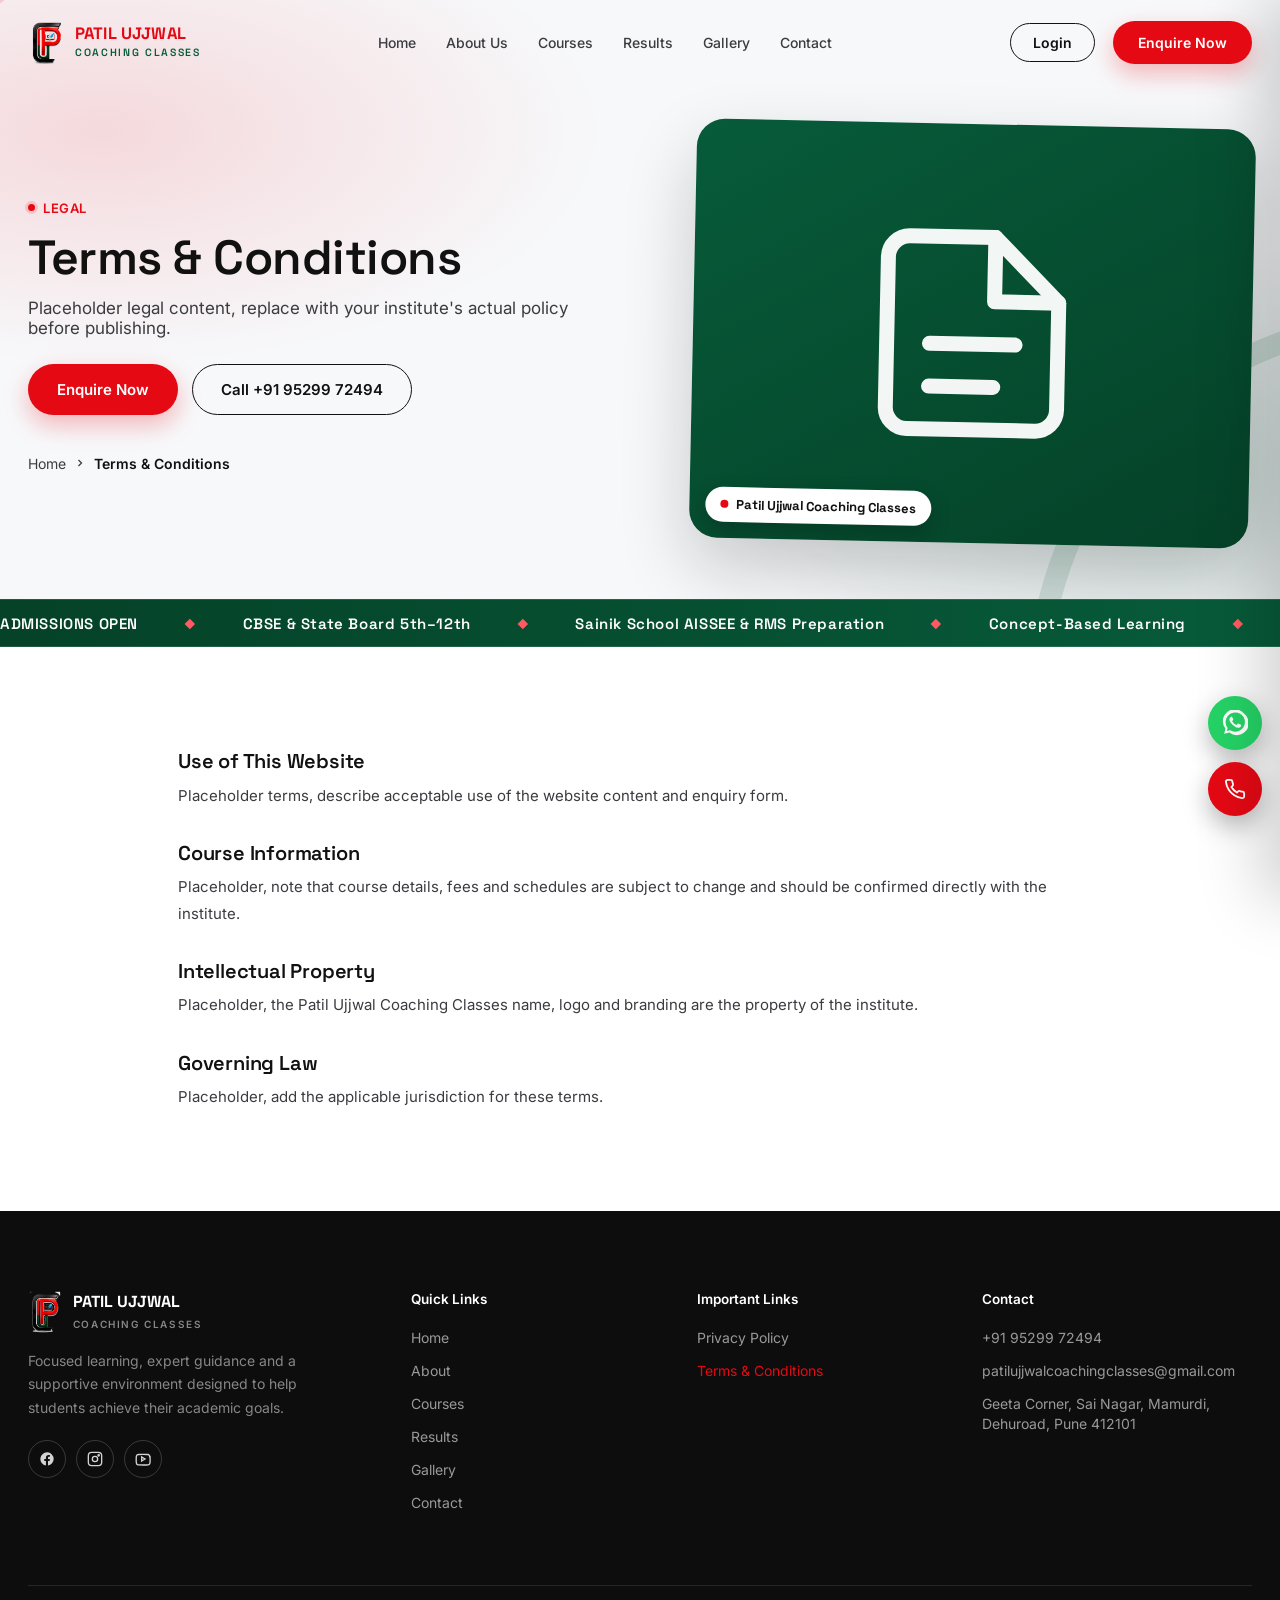
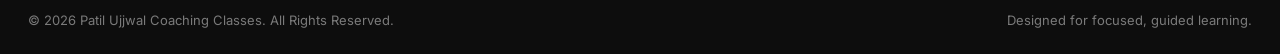
<file: terms-conditions.html>
<!DOCTYPE html>
<html lang="en">
<head>
<meta charset="UTF-8">
<meta name="viewport" content="width=device-width, initial-scale=1, viewport-fit=cover">
<title>Terms & Conditions | Patil Ujjwal Coaching Classes</title>
<meta name="description" content="Terms and Conditions for Patil Ujjwal Coaching Classes.">
<link rel="icon" type="image/png" href="assets/images/logo-icon.png">
<link rel="apple-touch-icon" href="assets/images/logo-icon.png">
<meta property="og:image" content="assets/images/logo.png">
<link rel="preconnect" href="https://fonts.googleapis.com">
<link rel="preconnect" href="https://fonts.gstatic.com" crossorigin>
<link href="https://fonts.googleapis.com/css2?family=Space+Grotesk:wght@400;500;600;700&family=Inter:wght@400;500;600;700&display=swap" rel="stylesheet">
<link rel="stylesheet" href="assets/css/style.css">
<link rel="stylesheet" href="assets/css/polish.css">
</head>
<body>
<!-- ============ NAVBAR ============ -->
<header class="nav" id="siteNav">
  <div class="wrap nav-inner">
    <a href="index.html" class="brand" aria-label="Patil Ujjwal Coaching Classes home">
      <img src="assets/images/logo-icon.png" alt="Patil Ujjwal Coaching Classes logo">
      <span class="brand-word"><span class="l1">PATIL UJJWAL</span><br><span class="l2">COACHING&nbsp;CLASSES</span></span>
    </a>
    <nav class="nav-links" aria-label="Primary">
    <a href="index.html">Home</a>
    <a href="about.html">About Us</a>
    <a href="courses.html">Courses</a>
    <a href="results.html">Results</a>
    <a href="gallery.html">Gallery</a>
    <a href="contact.html">Contact</a>
    </nav>
    <div class="nav-cta">
      <a href="admin/index.html" class="btn btn-ghost nav-login">Login</a>
      <a href="contact.html" class="btn btn-primary">Enquire Now</a>
    </div>
    <button class="hamburger" id="hamBtn" aria-label="Open menu" aria-expanded="false">
      <span></span><span></span><span></span>
    </button>
  </div>
</header>
<div class="scrim" id="scrim"></div>
<aside class="mobile-menu" id="mobileMenu" aria-label="Mobile navigation">
  <a href="index.html">Home</a>
  <a href="about.html">About Us</a>
  <a href="courses.html">Courses</a>
  <a href="results.html">Results</a>
  <a href="gallery.html">Gallery</a>
  <a href="contact.html">Contact</a>
  <a href="contact.html" class="btn btn-primary">Enquire Now</a>
  <a href="admin/index.html" class="btn btn-ghost">Login</a>
</aside>
<!-- ============ PAGE BANNER ============ -->
<section class="page-banner">
  <svg class="banner-curve c1" viewBox="0 0 400 400" fill="none"><path d="M20 380C20 200 120 40 380 40" stroke="#E50914" stroke-opacity=".16" stroke-width="24" stroke-linecap="round"/></svg>
  <svg class="banner-curve c2" viewBox="0 0 500 500" fill="none"><path d="M480 20C300 20 60 140 60 460" stroke="#075B3A" stroke-opacity=".14" stroke-width="24" stroke-linecap="round"/></svg>
  <div class="wrap">
    <div class="ph-grid"><div class="ph-copy">
    <span class="eyebrow">LEGAL</span>
    <h1>Terms &amp; Conditions</h1>
    <p class="sub">Placeholder legal content, replace with your institute's actual policy before publishing.</p>
    <div class="hero-actions"><a href="contact.html" class="btn btn-primary">Enquire Now</a><a href="tel:+919529972494" class="btn btn-ghost">Call +91 95299 72494</a></div>
    <div class="crumb">
      <a href="index.html">Home</a>
      <svg width="12" height="12" viewBox="0 0 24 24" fill="none" stroke="currentColor" stroke-width="2.5"><path d="M9 18l6-6-6-6"/></svg>
      <span>Terms &amp; Conditions</span>
    </div>
    </div>
    <div class="ph-visual ph-icon"><svg viewBox="0 0 24 24" fill="none" stroke="currentColor" stroke-width="1.4" stroke-linecap="round" stroke-linejoin="round"><path d="M14 3H6a2 2 0 00-2 2v14a2 2 0 002 2h12a2 2 0 002-2V9z"/><path d="M14 3v6h6M8 13h8M8 17h6"/></svg><span class="ph-chip"><i></i>Patil Ujjwal Coaching Classes</span></div></div>
  </div>
</section>
<section style="padding:70px 0 100px;"><div class="wrap" style="max-width:980px;"><h3 style="font-family:var(--ff-head);font-size:20px;margin:34px 0 10px;">Use of This Website</h3><p style="color:var(--ink-soft);line-height:1.75;font-size:15px;">Placeholder terms, describe acceptable use of the website content and enquiry form.</p><h3 style="font-family:var(--ff-head);font-size:20px;margin:34px 0 10px;">Course Information</h3><p style="color:var(--ink-soft);line-height:1.75;font-size:15px;">Placeholder, note that course details, fees and schedules are subject to change and should be confirmed directly with the institute.</p><h3 style="font-family:var(--ff-head);font-size:20px;margin:34px 0 10px;">Intellectual Property</h3><p style="color:var(--ink-soft);line-height:1.75;font-size:15px;">Placeholder, the Patil Ujjwal Coaching Classes name, logo and branding are the property of the institute.</p><h3 style="font-family:var(--ff-head);font-size:20px;margin:34px 0 10px;">Governing Law</h3><p style="color:var(--ink-soft);line-height:1.75;font-size:15px;">Placeholder, add the applicable jurisdiction for these terms.</p></div></section><!-- ============ FOOTER ============ -->
<footer>
  <div class="wrap">
    <div class="foot-grid">
      <div>
        <div class="foot-brand">
          <img src="assets/images/logo-icon.png" alt="Patil Ujjwal Coaching Classes">
          <span><span class="l1">PATIL UJJWAL</span><br><span class="l2">COACHING CLASSES</span></span>
        </div>
        <p class="desc">Focused learning, expert guidance and a supportive environment designed to help students achieve their academic goals.</p>
        <div class="foot-social">
          <a href="#" aria-label="Facebook"><svg width="16" height="16" viewBox="0 0 24 24" fill="currentColor"><path d="M22 12a10 10 0 1 0-11.6 9.9v-7H7.9V12h2.5V9.8c0-2.5 1.5-3.9 3.8-3.9 1.1 0 2.2.2 2.2.2v2.5h-1.3c-1.2 0-1.6.8-1.6 1.6V12h2.8l-.4 2.9h-2.4v7A10 10 0 0 0 22 12z"/></svg></a>
          <a href="#" aria-label="Instagram"><svg width="16" height="16" viewBox="0 0 24 24" fill="none" stroke="currentColor" stroke-width="2"><rect x="2" y="2" width="20" height="20" rx="5"/><circle cx="12" cy="12" r="4"/><circle cx="17.5" cy="6.5" r="1"/></svg></a>
          <a href="#" aria-label="YouTube"><svg width="16" height="16" viewBox="0 0 24 24" fill="none" stroke="currentColor" stroke-width="2"><path d="M22 8.5s-.2-1.6-.8-2.3c-.8-.9-1.7-.9-2.1-1C16.4 5 12 5 12 5s-4.4 0-7.1.2c-.4 0-1.3.1-2.1 1C2.2 6.9 2 8.5 2 8.5S1.8 10.4 1.8 12.3v1.4C1.8 15.6 2 17.5 2 17.5s.2 1.6.8 2.3c.8.9 1.9.9 2.4 1 1.7.2 7.3.2 7.3.2s4.4 0 7.1-.3c.4 0 1.3-.1 2.1-1 .6-.7.8-2.3.8-2.3s.2-1.9.2-3.8v-1.4c0-1.9-.2-3.8-.2-3.8z"/><polygon points="10 15 15 12 10 9"/></svg></a>
        </div>
      </div>
      <div>
        <h5>Quick Links</h5>
        <ul>
          <li><a href="index.html">Home</a></li>
          <li><a href="about.html">About</a></li>
          <li><a href="courses.html">Courses</a></li>
          <li><a href="results.html">Results</a></li>
          <li><a href="gallery.html">Gallery</a></li>
          <li><a href="contact.html">Contact</a></li>
        </ul>
      </div>
      <div>
        <h5>Important Links</h5>
        <ul>
          <li><a href="privacy-policy.html">Privacy Policy</a></li>
          <li><a href="terms-conditions.html">Terms &amp; Conditions</a></li>
        </ul>
      </div>
      <div>
        <h5>Contact</h5>
        <ul>
          <li><a href="tel:+919529972494">+91 95299 72494</a></li>
          <li><a href="mailto:patilujjwalcoachingclasses@gmail.com">patilujjwalcoachingclasses@gmail.com</a></li>
          <li><a href="contact.html">Geeta Corner, Sai Nagar, Mamurdi, Dehuroad, Pune 412101</a></li>
        </ul>
      </div>
    </div>
    <div class="foot-bottom">
      <p>&copy; 2026 Patil Ujjwal Coaching Classes. All Rights Reserved.</p>
      <p>Designed for focused, guided learning.</p>
    </div>
  </div>
</footer>

<script src="assets/js/config.js"></script>
<script src="assets/js/script.js"></script>
<script src="assets/js/polish.js" defer></script>
</body>
</html>
</file>
<file: assets/css/style.css>
/* ============ TOKENS ============ */
:root{
  --red:#E50914;
  --red-deep:#B4070F;
  --green:#075B3A;
  --green-deep:#054228;
  --ink:#111111;
  --ink-soft:#3B3C40;
  --paper:#FFFFFF;
  --mist:#F7F8FA;
  --line:#E7E8EC;
  --line-soft:#EFF0F3;
  --shadow-1: 0 1px 2px rgba(17,17,17,.04), 0 8px 24px rgba(17,17,17,.06);
  --shadow-2: 0 12px 40px rgba(17,17,17,.10);
  --radius-lg: 22px;
  --radius-md: 14px;
  --ff-head:'Space Grotesk', 'Inter', sans-serif;
  --ff-body:'Inter', sans-serif;
  --container: 1400px;
  --nav-h: 84px;
}
*{box-sizing:border-box; margin:0; padding:0;}
html{scroll-behavior:smooth; scroll-padding-top: 90px;}
html,body{height:100%;}
body{
  font-family:var(--ff-body);
  color:var(--ink);
  background:var(--paper);
  -webkit-font-smoothing:antialiased;
  overflow-x:hidden;
}
img{max-width:100%; display:block;}
a{color:inherit; text-decoration:none;}
button{font-family:inherit; cursor:pointer;}
ul{list-style:none;}
.wrap{max-width:var(--container); margin:0 auto; padding:0 28px;}
@media(max-width:640px){.wrap{padding:0 18px;}}

h1,h2,h3,h4{font-family:var(--ff-head); line-height:1.08; letter-spacing:-0.01em; font-weight:600;}
.eyebrow{
  display:inline-flex; align-items:center; gap:8px;
  font-size:13px; font-weight:600; letter-spacing:.04em;
  color:var(--red);
}
.eyebrow::before{content:''; width:7px; height:7px; border-radius:50%; background:var(--red); box-shadow:0 0 0 3px rgba(229,9,20,.15);}
.eyebrow.on-dark{color:#FF6B6F;}
.eyebrow.green::before{background:var(--green);}
.eyebrow.green{color:var(--green);}

::selection{background:var(--red); color:#fff;}

/* focus visibility */
a:focus-visible, button:focus-visible, input:focus-visible, textarea:focus-visible, select:focus-visible{
  outline:2.5px solid var(--green); outline-offset:3px; border-radius:4px;
}

@media (prefers-reduced-motion: reduce){
  *{animation-duration:.001ms !important; animation-iteration-count:1 !important; transition-duration:.001ms !important; scroll-behavior:auto !important;}
}

/* ============ REVEAL ============ */
.reveal{opacity:0; transform:translateY(22px); transition:opacity .7s cubic-bezier(.2,.7,.3,1), transform .7s cubic-bezier(.2,.7,.3,1);}
.reveal.in{opacity:1; transform:translateY(0);}
.stagger > *{transition-delay:calc(var(--i,0) * 90ms);}

/* ============ BUTTONS ============ */
.btn{
  display:inline-flex; align-items:center; justify-content:center; gap:8px;
  padding:15px 28px; border-radius:100px; font-weight:600; font-size:15px;
  border:1.5px solid transparent; transition:transform .25s ease, box-shadow .25s ease, background .25s ease, border-color .25s ease, color .25s ease;
  white-space:nowrap;
}
.btn-primary{background:var(--red); color:#fff; box-shadow:0 10px 24px rgba(229,9,20,.28);}
.btn-primary:hover{transform:translateY(-2px); box-shadow:0 14px 30px rgba(229,9,20,.36);}
.btn-ghost{background:transparent; border-color:var(--ink); color:var(--ink);}
.btn-ghost:hover{background:var(--ink); color:#fff; transform:translateY(-2px);}
.btn-ghost.on-dark{border-color:rgba(255,255,255,.5); color:#fff;}
.btn-ghost.on-dark:hover{background:#fff; color:var(--ink);}
.btn-outline-green{background:transparent;border-color:var(--green); color:var(--green);}
.btn-outline-green:hover{background:var(--green); color:#fff; transform:translateY(-2px);}
.btn-white{background:#fff;color:var(--red); box-shadow:0 10px 24px rgba(0,0,0,.15);}
.btn-white:hover{transform:translateY(-2px);}

/* ============ NAVBAR ============ */
header.nav{
  position:fixed; top:0; left:0; right:0; z-index:1200;
  height:var(--nav-h);
  display:flex; align-items:center;
  transition:background .4s ease, box-shadow .4s ease, backdrop-filter .4s ease, height .3s ease;
  background:transparent;
}
header.nav.scrolled{
  height:74px;
  background:rgba(255,255,255,.86);
  backdrop-filter:blur(14px) saturate(160%);
  -webkit-backdrop-filter:blur(14px) saturate(160%);
  box-shadow:0 1px 0 rgba(17,17,17,.06), 0 12px 30px rgba(17,17,17,.06);
}
.nav-inner{width:100%; display:flex; align-items:center; justify-content:space-between; gap:24px;}
.brand{display:flex; align-items:center; gap:11px;}
.brand img{height:46px; width:auto; display:block; object-fit:contain; transition:height .3s ease;}
header.nav.scrolled .brand img{height:38px;}
.brand-word{font-family:var(--ff-head); line-height:1.05;}
.brand-word .l1{font-size:16.5px; font-weight:700; letter-spacing:.01em; color:var(--red);}
.brand-word .l2{font-size:10.5px; font-weight:600; letter-spacing:.16em; color:var(--green);}

.nav-links{display:flex; align-items:center; gap:2px;}
.nav-links a{
  position:relative; padding:10px 14px; font-size:14px; font-weight:500; color:var(--ink-soft);
  transition:color .25s ease; white-space:nowrap;
}
.nav-links a::after{
  content:''; position:absolute; left:16px; right:16px; bottom:5px; height:2px;
  background:var(--red); border-radius:2px; transform:scaleX(0); transform-origin:left; transition:transform .3s ease;
}
.nav-links a:hover{color:var(--ink);}
.nav-links a:hover::after{transform:scaleX(1);}
.nav-links a.active{color:var(--ink); font-weight:600;}
.nav-links a.active::after{transform:scaleX(1);}

.nav-cta{display:flex; align-items:center; gap:18px;}
.nav-cta .btn{padding:12px 24px; font-size:14px;}
.nav-cta .nav-login{padding:10px 22px;}
.hamburger{display:none; flex-direction:column; gap:5px; width:26px; background:none; border:none; padding:6px;}
.hamburger span{display:block; height:2px; width:100%; background:var(--ink); border-radius:2px; transition:transform .3s ease, opacity .3s ease;}
.hamburger.open span:nth-child(1){transform:translateY(7px) rotate(45deg);}
.hamburger.open span:nth-child(2){opacity:0;}
.hamburger.open span:nth-child(3){transform:translateY(-7px) rotate(-45deg);}

.mobile-menu{
  position:fixed; top:0; right:0; height:100dvh; width:min(340px,84vw);
  background:#fff; z-index:1100; box-shadow:-20px 0 60px rgba(0,0,0,.18);
  transform:translateX(100%); transition:transform .4s cubic-bezier(.2,.7,.2,1);
  padding:26px 26px 30px; display:flex; flex-direction:column; gap:6px;
  padding-top:calc(var(--nav-h) + 16px + env(safe-area-inset-top,0px));
  overflow-y:auto;
}
.mobile-menu.open{transform:translateX(0);}
.mobile-menu a{padding:15px 6px; font-size:17px; font-weight:600; border-bottom:1px solid var(--line-soft); color:var(--ink);}
.mobile-menu .btn{margin-top:18px;}
.mobile-menu .btn + .btn{margin-top:10px;}
.scrim{position:fixed; inset:0; background:rgba(17,17,17,.4); z-index:1050; opacity:0; pointer-events:none; transition:opacity .35s ease;}
.scrim.open{opacity:1; pointer-events:auto;}

@media(max-width:960px){
  .nav-links{display:none;}
  .nav-cta .btn{display:none;}
  .hamburger{display:flex;}
}

/* ============ HERO ============ */
.hero{
  position:relative; padding:calc(var(--nav-h) + 64px) 0 90px;
  background:var(--mist); overflow:hidden;
}
.hero-curve{position:absolute; pointer-events:none;}
.hero-curve.c1{top:-140px; left:-160px; width:520px; height:520px;}
.hero-curve.c2{bottom:-220px; right:-200px; width:640px; height:640px;}
.hero-grid{
  display:grid; grid-template-columns:1.05fr .95fr; gap:64px; align-items:center;
  position:relative; z-index:2;
}
.hero-badge{
  display:inline-flex; align-items:center; gap:9px; padding:9px 18px 9px 14px; border-radius:100px;
  background:#fff; border:1px solid var(--line); box-shadow:var(--shadow-1);
  font-size:12.5px; font-weight:600; letter-spacing:.05em; color:var(--ink-soft); margin-bottom:26px;
}
.hero-badge .dot{width:8px;height:8px;border-radius:50%; background:conic-gradient(var(--red),var(--green));}
.hero h1{font-size:clamp(38px, 4.6vw, 60px); color:var(--ink); margin-bottom:22px;}
.hero h1 em{font-style:normal; color:var(--red);}
.hero p.lede{font-size:18px; line-height:1.65; color:var(--ink-soft); max-width:480px; margin-bottom:34px;}
.hero-actions{display:flex; gap:16px; flex-wrap:wrap; margin-bottom:40px;}
.hero-proof{display:flex; align-items:center; gap:16px;}
.hero-proof .avatars{display:flex;}
.hero-proof .avatars span{
  width:38px; height:38px; border-radius:50%; border:3px solid var(--mist);
  display:flex; align-items:center; justify-content:center; font-size:12px; font-weight:700; color:#fff;
  margin-left:-10px;
}
.hero-proof .avatars span:first-child{margin-left:0;}
.hero-proof small{font-size:13.5px; color:var(--ink-soft); font-weight:500; line-height:1.4;}
.hero-proof strong{color:var(--ink); display:block; font-size:14px;}

.hero-visual{position:relative; height:520px;}
.hv-panel{
  position:absolute; inset:0; border-radius:32px; overflow:hidden;
  background:linear-gradient(155deg,#0E1F17 0%, var(--green-deep) 46%, var(--green) 100%);
  box-shadow:var(--shadow-2);
}
.hv-panel svg{position:absolute; inset:0; width:100%; height:100%;}
.hv-panel .logo-badge{
  position:absolute; left:50%; top:50%; transform:translate(-50%,-52%);
  width:172px; filter:drop-shadow(0 18px 30px rgba(0,0,0,.35));
}
.hv-chip{
  position:absolute; width:56px; height:56px; border-radius:16px; z-index:3;
  display:flex; align-items:center; justify-content:center; color:#fff;
  background:linear-gradient(150deg,#fff2,#fff0); backdrop-filter:blur(6px);
  border:1px solid rgba(255,255,255,.35); box-shadow:0 14px 30px rgba(0,0,0,.22);
}
.hv-chip.chip-1{top:10%; left:-6%; background:linear-gradient(150deg,var(--red),#b90811); animation:float1 6s ease-in-out infinite;}
.hv-chip.chip-2{bottom:12%; left:-4%; background:linear-gradient(150deg,var(--green),var(--green-deep)); animation:float2 7s ease-in-out infinite;}
.hv-chip.chip-3{top:46%; right:-6%; width:48px; height:48px; background:linear-gradient(150deg,#2b2b2b,var(--ink)); animation:float1 6.5s ease-in-out infinite .4s;}
.hv-ring{position:absolute; border-radius:50%; border:1.5px dashed rgba(255,255,255,.35); z-index:2; pointer-events:none;}
.hv-ring.ring-1{width:220px; height:220px; left:50%; top:50%; transform:translate(-50%,-52%); animation:spin 22s linear infinite;}
.hv-ring.ring-2{width:300px; height:300px; left:50%; top:50%; transform:translate(-50%,-52%); border-color:rgba(255,255,255,.18); animation:spin 32s linear infinite reverse;}
@keyframes float1{0%,100%{transform:translateY(0px);}50%{transform:translateY(-14px);}}
@keyframes float2{0%,100%{transform:translateY(0px);}50%{transform:translateY(12px);}}
@keyframes spin{from{transform:translate(-50%,-52%) rotate(0deg);}to{transform:translate(-50%,-52%) rotate(360deg);}}

@media(max-width:960px){
  .hero-grid{grid-template-columns:1fr; gap:48px;}
  .hero-visual{height:380px; order:-1;}
  .hero p.lede{max-width:100%;}
  .hv-chip.chip-1{left:2%;} .hv-chip.chip-2{left:2%;} .hv-chip.chip-3{right:2%;}
}

/* ============ SECTION SHELL ============ */
section{padding:118px 0;}
@media(max-width:760px){section{padding:78px 0;}}
.sec-head{max-width:620px; margin-bottom:60px;}
.sec-head.center{margin-left:auto; margin-right:auto; text-align:center;}
.sec-head h2{font-size:clamp(28px,3.4vw,42px); margin-top:14px;}
.sec-head p{color:var(--ink-soft); font-size:16.5px; margin-top:14px; line-height:1.6;}

/* ============ ABOUT ============ */
.about-grid{display:grid; grid-template-columns:.9fr 1.1fr; gap:72px; align-items:center;}
.about-visual{position:relative; height:470px;}
.av-frame{
  position:absolute; inset:0; border-radius:28px; background:var(--mist); overflow:hidden;
  border:1px solid var(--line);
}
.av-frame svg{width:100%; height:100%;}
.av-chip{
  position:absolute; bottom:-26px; left:-26px; background:#fff; border-radius:20px; padding:20px 22px;
  box-shadow:var(--shadow-2); display:flex; align-items:center; gap:14px; max-width:230px;
}
.av-chip .num{font-family:var(--ff-head); font-size:26px; font-weight:700; color:var(--red);}
.av-chip small{color:var(--ink-soft); font-size:12.5px; line-height:1.4; display:block;}
.about-copy .feat-list{margin-top:26px; display:flex; flex-direction:column; gap:14px;}
.feat-list li{display:flex; align-items:flex-start; gap:12px; font-size:15.5px; color:var(--ink-soft);}
.feat-list .tick{
  flex-shrink:0; width:22px; height:22px; border-radius:50%; background:rgba(7,91,58,.1); color:var(--green);
  display:flex; align-items:center; justify-content:center; margin-top:1px;
}
.about-copy p.body{color:var(--ink-soft); font-size:16px; line-height:1.75; margin-top:18px;}
.about-copy .btn{margin-top:30px;}
@media(max-width:960px){.about-grid{grid-template-columns:1fr; gap:70px;} .about-visual{height:340px;}}

/* ============ COURSES ============ */
.course-grid{display:grid; grid-template-columns:repeat(3,1fr); gap:26px;}
.course-card{
  background:#fff; border:1px solid var(--line); border-radius:20px; padding:32px 28px;
  position:relative; overflow:hidden; transition:transform .35s ease, box-shadow .35s ease, border-color .35s ease;
}
.course-card::before{
  content:''; position:absolute; top:0; left:0; height:3px; width:0%;
  background:linear-gradient(90deg,var(--red),var(--green)); transition:width .5s ease;
}
.course-card:hover{transform:translateY(-6px); box-shadow:var(--shadow-2); border-color:transparent;}
.course-card:hover::before{width:100%;}
.course-card .ic{
  width:52px; height:52px; border-radius:14px; display:flex; align-items:center; justify-content:center; margin-bottom:22px;
}
.course-card h3{font-size:20px; margin-bottom:8px;}
.course-card .tag{font-size:12px; font-weight:600; letter-spacing:.03em; color:var(--red); margin-bottom:14px; display:block;}
.course-card p{color:var(--ink-soft); font-size:14.5px; line-height:1.6; margin-bottom:22px;}
.course-card .learn{
  font-size:14px; font-weight:600; color:var(--ink); display:inline-flex; align-items:center; gap:6px;
}
.course-card .learn svg{transition:transform .25s ease;}
.course-card:hover .learn svg{transform:translateX(4px);}
@media(max-width:960px){.course-grid{grid-template-columns:repeat(2,1fr);}}
@media(max-width:640px){.course-grid{grid-template-columns:1fr;}}

/* ============ WHY CHOOSE US ============ */
.why{background:var(--mist);}
.why-grid{display:grid; grid-template-columns:repeat(3,1fr); gap:1px; background:var(--line); border:1px solid var(--line); border-radius:24px; overflow:hidden;}
.why-card{background:#fff; padding:38px 32px; transition:background .3s ease;}
.why-card:hover{background:#fdfdfd;}
.why-card .idx{font-family:var(--ff-head); font-size:14px; font-weight:700; color:var(--line); -webkit-text-stroke:1px var(--ink-soft); color:transparent; margin-bottom:22px; display:block;}
.why-card h3{font-size:18.5px; margin-bottom:10px;}
.why-card p{color:var(--ink-soft); font-size:14.5px; line-height:1.6;}
@media(max-width:960px){.why-grid{grid-template-columns:repeat(2,1fr);}}
@media(max-width:640px){.why-grid{grid-template-columns:1fr;}}

/* ============ RESULTS (dark) ============ */
.results{background:var(--ink); color:#fff; position:relative; overflow:hidden;}
.results::before{
  content:''; position:absolute; top:-30%; right:-10%; width:60%; height:160%;
  background:radial-gradient(circle, rgba(229,9,20,.14), transparent 60%);
}
.results::after{
  content:''; position:absolute; bottom:-30%; left:-10%; width:60%; height:160%;
  background:radial-gradient(circle, rgba(7,91,58,.22), transparent 60%);
}
.results .sec-head p{color:rgba(255,255,255,.62);}
.results .sec-head h2{color:#fff;}
.result-grid{display:grid; grid-template-columns:repeat(4,1fr); gap:22px; position:relative; z-index:2;}
.result-card{
  background:rgba(255,255,255,.04); border:1px solid rgba(255,255,255,.1); border-radius:20px; padding:30px 26px;
  backdrop-filter:blur(6px); transition:transform .3s ease, background .3s ease, border-color .3s ease;
}
.result-card:hover{transform:translateY(-6px); background:rgba(255,255,255,.07); border-color:rgba(255,255,255,.22);}
.result-card .pct{font-family:var(--ff-head); font-size:38px; font-weight:700; color:#fff; margin-bottom:6px;}
.result-card h4{font-size:15px; font-weight:600; margin-bottom:8px; color:#fff;}
.result-card p{font-size:13px; color:rgba(255,255,255,.55); line-height:1.55;}
@media(max-width:960px){.result-grid{grid-template-columns:repeat(2,1fr);}}
@media(max-width:640px){.result-grid{grid-template-columns:1fr;}}

/* ============ TESTIMONIALS ============ */
.testi-head{display:flex; align-items:flex-end; justify-content:space-between; gap:24px; margin-bottom:44px;}
.testi-nav{display:flex; gap:10px;}
.testi-nav button{
  width:46px; height:46px; border-radius:50%; border:1.5px solid var(--line); background:#fff;
  display:flex; align-items:center; justify-content:center; transition:all .25s ease;
}
.testi-nav button:hover{background:var(--ink); border-color:var(--ink); color:#fff;}
.testi-track{
  display:flex; gap:22px; overflow-x:auto; scroll-snap-type:x mandatory; padding-bottom:8px;
  scrollbar-width:none;
}
.testi-track::-webkit-scrollbar{display:none;}
.testi-card{
  scroll-snap-align:start; flex:0 0 auto; width:min(380px,84vw); background:#fff; border:1px solid var(--line);
  border-radius:22px; padding:30px 28px; display:flex; flex-direction:column; gap:16px;
  transition:transform .3s ease, box-shadow .3s ease;
}
.testi-card:hover{transform:translateY(-5px); box-shadow:var(--shadow-2);}
.testi-stars{color:var(--red); font-size:14px; letter-spacing:2px;}
.testi-card p.q{font-size:15.5px; line-height:1.65; color:var(--ink-soft); flex:1;}
.testi-who{display:flex; align-items:center; gap:12px;}
.testi-who .av{
  width:46px; height:46px; border-radius:50%; display:flex; align-items:center; justify-content:center;
  font-family:var(--ff-head); font-weight:700; color:#fff; font-size:15px; flex-shrink:0;
}
.testi-who b{font-size:14.5px; display:block;}
.testi-who small{color:var(--ink-soft); font-size:12.5px;}

/* ============ GALLERY ============ */
.gallery-grid{
  columns:4 220px; column-gap:18px;
}
.g-item{
  break-inside:avoid; margin-bottom:18px; border-radius:18px; overflow:hidden; position:relative; cursor:pointer;
  box-shadow:var(--shadow-1);
}
.g-item .ph{
  width:100%; display:flex; align-items:center; justify-content:center; flex-direction:column; gap:10px;
  color:#fff; font-family:var(--ff-head); font-weight:600; font-size:14.5px; letter-spacing:.02em;
}
.g-item .overlay{
  position:absolute; inset:0; background:rgba(17,17,17,.0); display:flex; align-items:center; justify-content:center;
  transition:background .3s ease;
}
.g-item:hover .overlay{background:rgba(17,17,17,.42);}
.g-item .view{
  width:46px;height:46px;border-radius:50%; background:#fff; display:flex; align-items:center; justify-content:center;
  transform:scale(0); transition:transform .3s ease; color:var(--ink);
}
.g-item:hover .view{transform:scale(1);}
.g-item img.real{width:100%; height:100%; object-fit:cover; transition:transform .5s ease;}
.g-item:hover img.real{transform:scale(1.06);}

.lightbox{
  position:fixed; inset:0; background:rgba(10,10,10,.92); z-index:1500; display:flex; align-items:center; justify-content:center;
  opacity:0; pointer-events:none; transition:opacity .3s ease; padding:40px;
}
.lightbox.open{opacity:1; pointer-events:auto;}
.lightbox .box{max-width:640px; width:100%; background:#fff; border-radius:20px; padding:22px; text-align:center;}
.lightbox .box img{display:block; max-width:100%; max-height:68vh; margin:0 auto 16px; border-radius:12px; object-fit:contain;}
.lightbox .nav-btn{position:absolute; top:50%; transform:translateY(-50%); width:46px; height:46px; border-radius:50%; background:rgba(255,255,255,.14); color:#fff; border:1px solid rgba(255,255,255,.25); display:flex; align-items:center; justify-content:center; cursor:pointer; transition:background .2s;}
.lightbox .nav-btn:hover{background:var(--red);}
.lightbox .nav-btn.prev{left:22px;} .lightbox .nav-btn.next{right:22px;}
.g-item .cap{position:absolute; left:0; right:0; bottom:0; padding:28px 16px 12px; color:#fff; font-family:var(--ff-head); font-weight:600; font-size:14px; background:linear-gradient(transparent, rgba(0,0,0,.7)); transform:translateY(100%); transition:transform .3s ease;}
.g-item:hover .cap{transform:none;}
.g-item img.real{display:block; height:auto;}
.lightbox .close{position:absolute; top:26px; right:30px; width:44px; height:44px; border-radius:50%; background:rgba(255,255,255,.12); color:#fff; display:flex; align-items:center; justify-content:center; border:1px solid rgba(255,255,255,.2);}

/* ============ CTA ============ */
.cta{
  background:linear-gradient(120deg, var(--green-deep), var(--green) 55%, #0c3d29);
  border-radius:32px; padding:70px 60px; position:relative; overflow:hidden; color:#fff;
  display:flex; align-items:center; justify-content:space-between; gap:40px; flex-wrap:wrap;
}
.cta::before{
  content:''; position:absolute; right:-80px; top:-80px; width:280px; height:280px; border-radius:50%;
  background:radial-gradient(circle, rgba(229,9,20,.35), transparent 70%);
}
.cta h2{font-size:clamp(26px,3vw,36px); max-width:520px; color:#fff;}
.cta p{color:rgba(255,255,255,.72); margin-top:12px; max-width:480px; font-size:15.5px;}
.cta-actions{display:flex; gap:14px; flex-wrap:wrap; position:relative; z-index:2;}
@media(max-width:760px){.cta{padding:48px 28px; border-radius:24px;}}

/* ============ CONTACT ============ */
.contact-grid{display:grid; grid-template-columns:.85fr 1.15fr; gap:60px;}
.info-card{
  display:flex; gap:16px; padding:22px; border:1px solid var(--line); border-radius:18px; margin-bottom:16px;
  transition:border-color .25s ease, box-shadow .25s ease;
}
.info-card:hover{box-shadow:var(--shadow-1); border-color:transparent; transform:translateX(4px);}
.info-card .ic{width:46px; height:46px; border-radius:13px; flex-shrink:0; display:flex; align-items:center; justify-content:center;}
.info-card h4{font-size:15px; margin-bottom:4px;}
.info-card p{font-size:14px; color:var(--ink-soft); line-height:1.5;}

.form-card{background:var(--mist); border-radius:26px; padding:40px; border:1px solid var(--line-soft);}
.field{margin-bottom:20px;}
.field label{display:block; font-size:13.5px; font-weight:600; color:var(--ink); margin-bottom:8px;}
.field input, .field select, .field textarea{
  width:100%; padding:14px 16px; border-radius:12px; border:1.5px solid var(--line); background:#fff;
  font-family:inherit; font-size:14.5px; color:var(--ink); transition:border-color .25s ease, box-shadow .25s ease;
}
.field input:focus, .field select:focus, .field textarea:focus{
  outline:none; border-color:var(--green); box-shadow:0 0 0 4px rgba(7,91,58,.1);
}
.field textarea{resize:vertical; min-height:110px;}
.field .err{display:none; color:var(--red); font-size:12.5px; margin-top:6px; font-weight:500;}
.field.invalid input, .field.invalid select, .field.invalid textarea{border-color:var(--red);}
.field.invalid .err{display:block;}
.row2{display:grid; grid-template-columns:1fr 1fr; gap:18px;}
.submit-btn{width:100%; padding:16px; border-radius:14px; background:var(--red); color:#fff; font-weight:700; font-size:15.5px; border:none; display:flex; align-items:center; justify-content:center; gap:10px; transition:opacity .25s ease;}
.submit-btn[disabled]{opacity:.7; cursor:not-allowed;}
.spinner{width:18px;height:18px; border-radius:50%; border:2.5px solid rgba(255,255,255,.4); border-top-color:#fff; animation:spin .7s linear infinite; display:none;}
.submit-btn.loading .spinner{display:inline-block;}
.submit-btn.loading .lbl{display:none;}
@keyframes spin{to{transform:rotate(360deg);}}
.form-success{
  display:none; text-align:center; padding:50px 20px;
}
.form-success.show{display:block;}
.form-success .ic{width:64px; height:64px; border-radius:50%; background:rgba(7,91,58,.1); color:var(--green); display:flex; align-items:center; justify-content:center; margin:0 auto 18px;}
.form-success h3{font-size:20px; margin-bottom:8px;}
.form-success p{color:var(--ink-soft); font-size:14.5px;}
@media(max-width:960px){.contact-grid{grid-template-columns:1fr; gap:44px;} .row2{grid-template-columns:1fr;} .form-card{padding:28px;}}

/* ============ FOOTER ============ */
footer{background:#0d0d0d; color:rgba(255,255,255,.82); padding:80px 0 0;}
.foot-grid{display:grid; grid-template-columns:1.4fr 1fr 1fr 1.1fr; gap:40px; padding-bottom:60px; border-bottom:1px solid rgba(255,255,255,.1);}
.foot-brand{display:flex; align-items:center; gap:12px; margin-bottom:16px;}
.foot-brand img{height:42px; width:auto; display:block; object-fit:contain;}
.foot-brand .l1{font-family:var(--ff-head); font-weight:700; color:#fff; font-size:16px;}
.foot-brand .l2{font-size:10px; letter-spacing:.16em; color:rgba(255,255,255,.5); font-weight:600;}
footer p.desc{font-size:14px; color:rgba(255,255,255,.5); line-height:1.7; max-width:280px;}
footer h5{font-size:13.5px; color:#fff; margin-bottom:20px; font-weight:600;}
footer ul li{margin-bottom:13px;}
footer ul li a{font-size:14px; color:rgba(255,255,255,.58); transition:color .2s ease;}
footer ul li a:hover{color:#fff;}
.foot-social{display:flex; gap:10px; margin-top:20px;}
.foot-social a{width:38px; height:38px; border-radius:50%; border:1px solid rgba(255,255,255,.18); display:flex; align-items:center; justify-content:center; transition:all .25s ease;}
.foot-social a:hover{background:var(--red); border-color:var(--red);}
.foot-bottom{display:flex; justify-content:space-between; align-items:center; padding:26px 0; flex-wrap:wrap; gap:10px;}
.foot-bottom p{font-size:13px; color:rgba(255,255,255,.45);}
@media(max-width:900px){.foot-grid{grid-template-columns:1fr 1fr; gap:36px 24px;}}
@media(max-width:560px){.foot-grid{grid-template-columns:1fr;}}

/* section divider curve */
.divider{display:block; width:100%; height:auto; margin-top:-1px;}

/* helper: colored icon backgrounds */
.bg-red{background:rgba(229,9,20,.1); color:var(--red);}
.bg-green{background:rgba(7,91,58,.1); color:var(--green);}
.bg-ink{background:rgba(17,17,17,.06); color:var(--ink);}

/* ============ INNER PAGE BANNER ============ */
.page-banner{position:relative; overflow:hidden; padding:calc(var(--nav-h) + 64px) 0 70px; background:var(--mist);}
.page-banner .wrap{position:relative; z-index:1;}
.page-banner h1{font-size:clamp(32px,4.2vw,48px); color:var(--ink); margin-bottom:14px;}
.page-banner .crumb{display:flex; align-items:center; gap:8px; font-size:14px; color:var(--ink-soft); margin-top:16px;}
.page-banner .crumb a{color:var(--ink-soft); transition:color .2s;}
.page-banner .crumb a:hover{color:var(--red);}
.page-banner .crumb span{color:var(--ink); font-weight:600;}
.page-banner p.sub{font-size:17px; color:var(--ink-soft); max-width:560px;}

/* ============ ABOUT PAGE EXTRAS ============ */
.approach-grid{display:grid; grid-template-columns:repeat(3,1fr); gap:24px; margin-top:56px;}
.approach-card{background:var(--paper); border:1px solid var(--line); border-radius:var(--radius-lg); padding:32px 28px; box-shadow:var(--shadow-1); transition:transform .35s cubic-bezier(.2,.7,.3,1), box-shadow .35s ease;}
.approach-card:hover{transform:translateY(-6px); box-shadow:var(--shadow-2);}
.approach-card h4{font-family:var(--ff-head); font-size:19px; margin:16px 0 10px;}
.approach-card p{font-size:14.5px; color:var(--ink-soft); line-height:1.6;}
@media(max-width:900px){.approach-grid{grid-template-columns:1fr;}}

/* ============ COURSES PAGE EXTRAS ============ */
.course-page-grid{display:grid; grid-template-columns:repeat(3,1fr); gap:26px;}
@media(max-width:980px){.course-page-grid{grid-template-columns:repeat(2,1fr);}}
@media(max-width:640px){.course-page-grid{grid-template-columns:1fr;}}

/* ============ COURSE FILTER TABS ============ */
.course-tabs{display:flex; flex-wrap:wrap; gap:10px; justify-content:center; margin:0 0 44px;}
.course-tabs a{
  padding:9px 18px; border-radius:100px; font-size:13.5px; font-weight:600;
  border:1px solid var(--line); color:var(--ink-soft); background:#fff; transition:.2s ease;
}
.course-tabs a:hover{border-color:var(--red); color:var(--red);}

/* ============ COURSE DETAIL SECTIONS ============ */
.course-detail{
  scroll-margin-top:110px; border:1px solid var(--line-soft); border-radius:var(--radius-lg);
  padding:40px; margin-bottom:22px; background:#fff; box-shadow:var(--shadow-1);
  transition:box-shadow .3s ease, border-color .3s ease;
}
.course-detail:target{border-color:var(--red); box-shadow:0 0 0 3px rgba(229,9,20,.12), var(--shadow-2); animation:pulseTarget 1.4s ease 1;}
@keyframes pulseTarget{0%{box-shadow:0 0 0 0 rgba(229,9,20,.25), var(--shadow-2);}100%{box-shadow:0 0 0 10px rgba(229,9,20,0), var(--shadow-2);}}
.cd-head{display:flex; align-items:flex-start; gap:18px; margin-bottom:18px; flex-wrap:wrap;}
.cd-head .ic{width:54px; height:54px; border-radius:15px; display:flex; align-items:center; justify-content:center; flex-shrink:0;}
.cd-head h3{font-size:24px; margin-bottom:6px;}
.cd-head .tag{font-size:12px; font-weight:600; letter-spacing:.03em; color:var(--red); display:block; margin-bottom:4px;}
.cd-meta{display:flex; gap:10px; flex-wrap:wrap; margin-left:auto;}
.cd-meta span{font-size:12px; font-weight:600; padding:6px 12px; border-radius:100px; background:var(--mist); color:var(--ink-soft);}
.cd-body p{color:var(--ink-soft); font-size:15px; line-height:1.7; margin-bottom:16px;}
.cd-points{display:grid; grid-template-columns:repeat(2,1fr); gap:10px 22px; margin-bottom:22px;}
.cd-points li{display:flex; gap:10px; align-items:flex-start; font-size:14px; color:var(--ink-soft);}
.cd-points .tick{color:var(--green); flex-shrink:0; margin-top:3px;}
@media(max-width:640px){.course-detail{padding:26px 22px;} .cd-points{grid-template-columns:1fr;}}

/* ============ RESULTS PAGE MILESTONES ============ */
.milestone-row{display:flex; flex-wrap:wrap; gap:18px; margin-top:56px; justify-content:center;}
.milestone-row .chip{background:rgba(255,255,255,.06); border:1px solid rgba(255,255,255,.12); color:#fff; padding:12px 22px; border-radius:100px; font-size:14px; font-weight:600; letter-spacing:.02em;}

/* ============ BREADCRUMB HERO CURVES (reuse hero curve look, smaller) ============ */
.banner-curve{position:absolute; pointer-events:none; opacity:.9;}
.banner-curve.c1{top:-120px; left:-140px; width:400px; height:400px;}
.banner-curve.c2{bottom:-160px; right:-160px; width:460px; height:460px;}

/* ============ ACTIVE FOOTER LINK ============ */
footer ul li a.active{color:var(--red);}

/* ============ STATS BAND ============ */
.stats-band{background:linear-gradient(135deg,#0E1F17 0%,var(--green-deep) 55%,var(--green) 100%); position:relative; overflow:hidden; padding:70px 0;}
.stats-band::before{content:''; position:absolute; width:380px; height:380px; border-radius:50%; border:26px solid rgba(229,9,20,.28); right:-120px; top:-170px;}
.stats-band .stats-grid{position:relative; display:grid; grid-template-columns:repeat(4,1fr); gap:20px;}
.stat-card{text-align:center; padding:30px 16px; border-radius:20px; background:rgba(255,255,255,.07); border:1px solid rgba(255,255,255,.14); backdrop-filter:blur(4px); transition:transform .3s ease, background .3s ease;}
.stat-card:hover{transform:translateY(-6px); background:rgba(255,255,255,.12);}
.stat-card .stat-ic{width:48px; height:48px; border-radius:14px; background:var(--red); color:#fff; display:inline-flex; align-items:center; justify-content:center; margin-bottom:14px; box-shadow:0 10px 24px rgba(229,9,20,.35);}
.stat-card b{display:block; font-family:var(--ff-head); font-size:clamp(34px,4vw,50px); color:#fff; line-height:1;}
.stat-card span{display:block; margin-top:8px; color:rgba(255,255,255,.78); font-size:14px; font-weight:500;}
@media(max-width:900px){.stats-band .stats-grid{grid-template-columns:repeat(2,1fr);}}

/* ============ VISION & MISSION ============ */
.vm-grid{display:grid; grid-template-columns:1fr 1fr; gap:26px; margin-top:8px;}
.vm-card{position:relative; overflow:hidden; border-radius:26px; padding:44px 38px; color:#fff; box-shadow:var(--shadow-2); transition:transform .3s ease;}
.vm-card:hover{transform:translateY(-6px);}
.vm-card.vision{background:linear-gradient(150deg,var(--red),var(--red-deep));}
.vm-card.mission{background:linear-gradient(150deg,var(--green),var(--green-deep));}
.vm-card::after{content:''; position:absolute; right:-70px; bottom:-70px; width:220px; height:220px; border-radius:50%; border:22px solid rgba(255,255,255,.12);}
.vm-card .vm-ic{width:58px; height:58px; border-radius:18px; background:rgba(255,255,255,.18); display:flex; align-items:center; justify-content:center; margin-bottom:22px;}
.vm-card h3{font-size:30px; margin-bottom:14px;}
.vm-card p{font-size:16px; line-height:1.7; color:rgba(255,255,255,.92); position:relative; z-index:1;}
.vm-card ul{list-style:none; margin-top:16px; display:grid; gap:10px; position:relative; z-index:1;}
.vm-card li{display:flex; gap:10px; font-size:15px; color:rgba(255,255,255,.92);}
.vm-card li::before{content:'✓'; font-weight:700;}
@media(max-width:820px){.vm-grid{grid-template-columns:1fr;} .vm-card{padding:34px 26px;}}


/* ============ HOME TESTIMONIALS (auto slider) ============ */
.tm{position:relative; overflow:hidden; color:#fff; background:linear-gradient(155deg,#0E1F17 0%, var(--green-deep) 46%, var(--green) 100%);}
.tm::before,.tm::after{content:''; position:absolute; border-radius:50%; pointer-events:none;}
.tm::before{width:520px; height:520px; top:-220px; right:-140px; background:radial-gradient(circle,rgba(229,9,20,.28),transparent 68%);}
.tm::after{width:460px; height:460px; bottom:-220px; left:-120px; background:radial-gradient(circle,rgba(255,255,255,.10),transparent 68%);}
.tm .wrap,.tm-viewport{position:relative; z-index:1;}
.tm-head{display:flex; align-items:flex-end; justify-content:space-between; gap:24px; margin-bottom:48px;}
.tm .sec-head h2{color:#fff;}
.tm .sec-head p{color:rgba(255,255,255,.72);}
.tm-nav{display:flex; gap:10px; flex-shrink:0;}
.tm-nav button{
  width:48px; height:48px; border-radius:50%; display:grid; place-items:center; color:#fff;
  background:rgba(255,255,255,.08); border:1.5px solid rgba(255,255,255,.28); transition:background .25s ease, transform .25s ease, border-color .25s ease;
}
.tm-nav button:hover{background:var(--red); border-color:var(--red); transform:translateY(-2px);}
.tm-viewport{
  -webkit-mask-image:linear-gradient(90deg,transparent 0,#000 7%,#000 93%,transparent 100%);
          mask-image:linear-gradient(90deg,transparent 0,#000 7%,#000 93%,transparent 100%);
}
.tm-track{
  position:relative; display:flex; gap:24px; overflow-x:auto; padding:14px 32px 34px;
  scrollbar-width:none; -ms-overflow-style:none; cursor:grab; -webkit-overflow-scrolling:touch; overscroll-behavior-x:contain;
}
.tm-track::-webkit-scrollbar{display:none;}
.tm-track.dragging{cursor:grabbing; user-select:none;}
.tm-track:focus-visible{outline-color:#fff;}
.tm-card{
  position:relative; flex:0 0 380px; display:flex; flex-direction:column; gap:18px; overflow:hidden;
  background:#fff; color:var(--ink); border-radius:24px; padding:30px 30px 26px;
  box-shadow:0 18px 44px rgba(0,0,0,.28); transition:transform .3s ease, box-shadow .3s ease;
}
.tm-card::before{content:'\201C'; position:absolute; top:58px; right:22px; font-family:Georgia,serif; font-size:120px; line-height:1; color:var(--red); opacity:.10; pointer-events:none;}
.tm-card::after{content:''; position:absolute; left:0; top:0; height:4px; width:100%; background:linear-gradient(90deg,var(--red),var(--green));}
.tm-card:hover{transform:translateY(-6px); box-shadow:0 26px 54px rgba(0,0,0,.36);}
.tm-top{display:flex; align-items:center; justify-content:space-between; gap:10px; position:relative;}
.tm-stars{color:#F5A623; font-size:15px; letter-spacing:2px;}
.tm-tag{font-size:11.5px; font-weight:600; letter-spacing:.02em; color:var(--green); background:rgba(7,91,58,.09); padding:5px 12px; border-radius:99px; white-space:nowrap;}
.tm-q{position:relative; flex:1; font-size:15.5px; line-height:1.75; color:var(--ink-soft);}
.tm-who{display:flex; align-items:center; gap:13px; padding-top:18px; border-top:1px solid var(--line-soft);}
.tm-av{width:46px; height:46px; border-radius:50%; flex-shrink:0; display:grid; place-items:center; color:#fff; font-family:var(--ff-head); font-weight:700; font-size:15px;}
.tm-who b{display:block; font-size:15px; color:var(--ink);}
.tm-who small{display:block; font-size:12.5px; color:var(--ink-soft); margin-top:2px;}
@media(max-width:760px){
  .tm-head{flex-direction:column; align-items:flex-start;}
  .tm-nav{display:none;}
  .tm-track{padding:10px 20px 30px; gap:16px;}
  .tm-card{flex-basis:min(84vw,330px); padding:26px 22px 22px;}
  .tm-viewport{-webkit-mask-image:none; mask-image:none;}
}


/* ============ HOME: HOW IT WORKS ============ */
.pr-grid{position:relative; display:grid; grid-template-columns:repeat(4,1fr); gap:24px;}
.pr-grid::before{content:''; position:absolute; top:62px; left:12%; right:12%; height:2px; background:repeating-linear-gradient(90deg,var(--line) 0 8px,transparent 8px 16px);}
.pr-card{position:relative; background:#fff; border:1px solid var(--line); border-radius:24px; padding:30px 24px 28px; text-align:center; box-shadow:var(--shadow-1); transition:transform .3s ease, box-shadow .3s ease, border-color .3s ease;}
.pr-card:hover{transform:translateY(-6px); box-shadow:var(--shadow-2); border-color:transparent;}
.pr-num{position:absolute; top:14px; right:20px; font-family:var(--ff-head); font-size:15px; font-weight:700; color:transparent; -webkit-text-stroke:1px var(--ink-soft);}
.pr-ic{position:relative; width:68px; height:68px; margin:0 auto 22px; border-radius:50%; display:grid; place-items:center; color:#fff; background:linear-gradient(150deg,var(--red),var(--red-deep)); box-shadow:0 0 0 8px #fff, 0 10px 24px rgba(229,9,20,.25);}
.pr-card:nth-child(even) .pr-ic{background:linear-gradient(150deg,var(--green),var(--green-deep)); box-shadow:0 0 0 8px #fff, 0 10px 24px rgba(7,91,58,.25);}
.pr-card h3{font-size:18px; margin-bottom:10px;}
.pr-card p{color:var(--ink-soft); font-size:14.5px; line-height:1.65;}
@media(max-width:960px){.pr-grid{grid-template-columns:repeat(2,1fr);} .pr-grid::before{display:none;}}
@media(max-width:560px){.pr-grid{grid-template-columns:1fr;}}


/* ===== Image polish ===== */
.hv-panel .hv-photo{position:absolute; inset:0; width:100%; height:100%; object-fit:cover; opacity:.55; mix-blend-mode:luminosity;}
.hv-panel::after{content:""; position:absolute; inset:0; background:linear-gradient(160deg,rgba(14,31,23,.55),rgba(5,66,40,.35) 55%,rgba(229,9,20,.18)); pointer-events:none;}
.hv-panel svg{z-index:1;} .hv-panel .logo-badge{z-index:2;}
.gallery-grid{columns:auto; display:grid; grid-template-columns:repeat(auto-fill,minmax(260px,1fr)); gap:22px;}
.g-item{margin-bottom:0; aspect-ratio:4/3; border-radius:22px; border:4px solid #fff; box-shadow:0 14px 34px rgba(17,17,17,.14); transition:transform .35s ease, box-shadow .35s ease;}
.g-item:hover{transform:translateY(-6px); box-shadow:0 22px 46px rgba(5,66,40,.28);}
.g-item img.real{height:100%; object-fit:cover; image-rendering:auto;}
.g-item:first-child{grid-column:span 2; grid-row:span 2; aspect-ratio:auto;}
.g-item::after{content:""; position:absolute; inset:0; border-radius:inherit; box-shadow:inset 0 0 0 1px rgba(255,255,255,.25); pointer-events:none;}
.g-item .cap{transform:none; opacity:0; transition:opacity .3s ease;}
.g-item:hover .cap{opacity:1;}
@media(max-width:640px){.g-item:first-child{grid-column:auto; grid-row:auto; aspect-ratio:4/3;}}
.lightbox .box{border-radius:24px; box-shadow:0 30px 80px rgba(0,0,0,.5);}

/* course images */
.course-card .cc-img{margin:-32px -28px 22px; height:170px; overflow:hidden;}
.course-card .cc-img img{width:100%; height:100%; object-fit:cover; display:block; transition:transform .5s ease;}
.course-card:hover .cc-img img{transform:scale(1.05);}
.about-visual .av-frame.logo-frame{display:flex; align-items:center; justify-content:center; background:#fff;}
.about-visual .av-frame.logo-frame img{width:100%; height:100%; object-fit:contain; display:block;}
.about-visual .av-frame img{width:100%; height:100%; object-fit:cover; object-position:center; display:block;}

/* ===== v3: no-crop images ===== */
.course-card .cc-img{height:auto; aspect-ratio:2/1;}
.course-card .cc-img img{object-fit:contain;}
.about-visual .av-frame{background:#fff; display:flex; align-items:center; justify-content:center;}
.about-visual .av-frame img{object-fit:contain;}
.gallery-grid{display:block; columns:3 280px; column-gap:22px;}
.g-item{break-inside:avoid; margin-bottom:22px; aspect-ratio:auto !important; grid-column:auto !important; grid-row:auto !important; background:#fff;}
.g-item img.real{display:block; width:100%; height:auto; object-fit:contain;}
.hv-panel .hv-photo{object-fit:cover;}
/* directors */
.dir-grid{display:grid; grid-template-columns:repeat(2,minmax(0,360px)); gap:30px; justify-content:center; margin-top:44px;}
.dir-card{background:#fff; border:1px solid var(--line); border-radius:24px; padding:22px; text-align:center; box-shadow:var(--shadow-1);}
.dir-photo{border-radius:18px; overflow:hidden; background:var(--mist); margin-bottom:18px;}
.dir-photo img{display:block; width:100%; height:auto;}
.dir-ph{aspect-ratio:3/4; display:flex; align-items:center; justify-content:center; background:linear-gradient(150deg,#075B3A,#0E1F17);}
.dir-ph span{font-family:var(--ff-head); font-size:84px; font-weight:700; color:#fff; letter-spacing:.04em;}
.dir-card h3{font-family:var(--ff-head); font-size:22px; margin-bottom:4px;}
.dir-role{display:block; color:var(--red); font-weight:600; font-size:13.5px; margin-bottom:10px;}
.dir-card p{color:var(--ink-soft); font-size:14.5px; line-height:1.6;}
@media(max-width:700px){.dir-grid{grid-template-columns:1fr;}}

/* ===== v4: philosophy, director messages, mission ===== */
.dir-link{display:inline-block; margin-top:14px; color:var(--green); font-weight:600; font-size:14px; text-decoration:none;}
.dir-link:hover{color:var(--red); text-decoration:underline;}
.phil-tags{display:flex; flex-wrap:wrap; justify-content:center; gap:12px; margin:-18px auto 34px; max-width:860px;}
.phil-tags span{font-family:var(--ff-head); font-weight:700; font-size:15px; letter-spacing:.06em; text-transform:uppercase; padding:11px 20px; border-radius:99px; background:#fff; border:1px solid var(--line); color:var(--green-deep);}
.phil-tags span:nth-child(even){color:var(--red-deep);}
.phil-copy{max-width:720px; margin:0 auto; text-align:center;}
.phil-copy p{color:var(--ink-soft); font-size:17px; line-height:1.75; margin-top:14px;}
.phil-copy .phil-sign{font-family:var(--ff-head); font-weight:700; color:var(--green-deep); font-size:19px; margin-top:24px;}
.vm-card .vm-tag{font-family:var(--ff-head); font-weight:600; margin-top:18px; font-size:15px; color:#fff; position:relative; z-index:1;}
.mission-head{margin-top:70px; margin-bottom:40px;}
.msg-card{max-width:860px; margin:0 auto 34px; background:#fff; border:1px solid var(--line); border-radius:26px; box-shadow:var(--shadow-1); overflow:hidden; scroll-margin-top:calc(var(--nav-h) + 20px);}
.msg-head{display:flex; align-items:center; gap:18px; padding:22px 28px; background:linear-gradient(150deg,var(--green),var(--green-deep)); color:#fff;}
.msg-head img{width:76px; height:76px; border-radius:50%; object-fit:cover; object-position:50% 18%; border:3px solid rgba(255,255,255,.55); flex:none;}
.msg-head h3{font-family:var(--ff-head); font-size:21px; color:#fff;}
.msg-head span{display:block; font-size:13.5px; color:rgba(255,255,255,.82); margin-top:3px;}
.msg-body{padding:30px 34px 36px;}
.msg-body p{color:var(--ink-soft); font-size:16px; line-height:1.8; margin-top:14px;}
.msg-body p:first-child{margin-top:0;}
.msg-body strong{color:var(--ink);}
.msg-sub{font-family:var(--ff-head); font-size:18px; color:var(--red); margin-top:26px;}
.msg-promise{font-family:var(--ff-head); font-weight:700; font-size:19px !important; color:var(--green-deep) !important; text-align:center;}
.msg-quote{margin:14px 0 0; padding:18px 22px; border-left:4px solid var(--red); background:var(--mist); border-radius:0 14px 14px 0; font-size:17px; line-height:1.7; color:var(--ink); font-style:italic;}
.msg-list{list-style:none; display:grid; grid-template-columns:1fr 1fr; gap:10px 18px; margin:14px 0 0; padding:0;}
.msg-list li{position:relative; padding-left:26px; color:var(--ink-soft); font-size:15.5px;}
.msg-list li::before{content:"\2713"; position:absolute; left:0; color:var(--green); font-weight:700;}
.msg-sign{margin-top:26px !important; padding-top:20px; border-top:1px solid var(--line); line-height:1.7 !important;}
.msg-tag{font-family:var(--ff-head); font-weight:600; color:var(--green-deep) !important; text-align:center; font-size:17px !important;}
.cycle{display:flex; flex-wrap:wrap; align-items:center; justify-content:center; gap:8px; margin:16px 0 4px;}
.cycle .chip{padding:7px 14px; border-radius:99px; background:var(--green); color:#fff; font-family:var(--ff-head); font-weight:600; font-size:13.5px;}
.cycle .chip:last-child{background:var(--red);}
.cycle .arrow{color:var(--ink-soft); font-weight:700;}
@media(max-width:640px){.msg-body{padding:22px 20px 28px;} .msg-head{padding:18px 20px;} .msg-head img{width:60px; height:60px;} .msg-list{grid-template-columns:1fr;}}


/* ===== Share your experience (results page) ===== */
.review-card{max-width:720px; margin:0 auto; background:#fff;}
.hp-field{position:absolute; left:-9999px; width:1px; height:1px; opacity:0; pointer-events:none;}
.star-input{display:inline-flex; flex-direction:row-reverse; gap:4px;}
.star-input input{position:absolute; opacity:0; width:1px; height:1px;}
.star-input label{margin:0; font-size:34px; line-height:1; color:#d4d4d4; cursor:pointer; transition:color .15s, transform .15s;}
.star-input label:hover, .star-input label:hover ~ label, .star-input input:checked ~ label{color:var(--red);}
.star-input label:hover{transform:scale(1.12);}
.star-input input:focus-visible + label{outline:2px solid var(--green); outline-offset:3px; border-radius:4px;}
.field.invalid .star-input label{color:#f0b4b7;}
@media(max-width:600px){.review-card{padding:24px;}}
</file>
<file: assets/css/polish.css>
/* PUCC polish layer: animations, ad banners, floating actions */
#progress{position:fixed;top:0;left:0;height:4px;width:100%;transform-origin:0 50%;transform:scaleX(0);background:linear-gradient(90deg,#E50914,#075B3A);z-index:9999;pointer-events:none}
/* richer reveal variants */
.reveal{transition-duration:.9s}
.stagger .reveal:nth-child(2){transition-delay:.08s}.stagger .reveal:nth-child(3){transition-delay:.16s}.stagger .reveal:nth-child(4){transition-delay:.24s}.stagger .reveal:nth-child(5){transition-delay:.32s}.stagger .reveal:nth-child(6){transition-delay:.4s}
/* hero life */
.hero,.page-banner{position:relative;overflow:hidden}
.hero::before,.page-banner::before{content:"";position:absolute;inset:-20%;z-index:0;pointer-events:none;background:radial-gradient(40% 40% at 20% 30%,rgba(229,9,20,.13),transparent 70%),radial-gradient(38% 38% at 80% 70%,rgba(7,91,58,.16),transparent 70%);animation:drift 14s ease-in-out infinite alternate}
.hero>:not(svg),.page-banner>:not(svg){position:relative;z-index:1}
.hero>svg,.page-banner>svg{position:absolute}
.hero-curve,.banner-curve{animation:floaty 9s ease-in-out infinite}
.hero-curve.c2,.banner-curve.c2{animation-duration:12s;animation-direction:reverse}
.hero-visual{animation:floaty 7s ease-in-out infinite}
.hero-badge .dot{animation:pulse 1.8s ease-out infinite}
.hero h1,.page-banner h1{background:linear-gradient(100deg,var(--ink) 0 40%,var(--red) 50%,var(--green) 60%,var(--ink) 70% 100%);background-size:250% 100%;-webkit-background-clip:text;background-clip:text;-webkit-text-fill-color:transparent;animation:shine 7s linear infinite}
@keyframes drift{to{transform:translate3d(4%,-3%,0) scale(1.08)}}
@keyframes floaty{50%{transform:translateY(-14px) rotate(1.5deg)}}
@keyframes pulse{0%{box-shadow:0 0 0 0 rgba(229,9,20,.55)}100%{box-shadow:0 0 0 12px rgba(229,9,20,0)}}
@keyframes shine{to{background-position:-250% 0}}
/* buttons: shine sweep */
.btn{position:relative;overflow:hidden;isolation:isolate}
.btn::after{content:"";position:absolute;top:0;left:-70%;width:50%;height:100%;background:linear-gradient(100deg,transparent,rgba(255,255,255,.45),transparent);transform:skewX(-20deg);transition:left .7s ease;z-index:-1}
.btn:hover::after{left:130%}
.btn-primary{animation:glow 2.8s ease-in-out infinite}
@keyframes glow{50%{box-shadow:0 12px 34px rgba(229,9,20,.5)}}
/* cards: lift + cursor spotlight */
.why-card,.course-card,.dir-card,.stat-card,.approach-card,.vm-card,.msg-card{position:relative;transition:transform .35s cubic-bezier(.2,.7,.3,1),box-shadow .35s,background .3s}
.course-card:hover,.dir-card:hover,.stat-card:hover,.approach-card:hover{transform:translateY(-8px);box-shadow:0 22px 50px rgba(17,17,17,.14)}
.why-card::before,.course-card::before,.dir-card::before,.stat-card::before,.approach-card::before{content:"";position:absolute;inset:0;border-radius:inherit;pointer-events:none;opacity:0;transition:opacity .3s;background:radial-gradient(260px circle at var(--mx,50%) var(--my,50%),rgba(229,9,20,.09),rgba(7,91,58,.06) 45%,transparent 70%)}
.why-card:hover::before,.course-card:hover::before,.dir-card:hover::before,.stat-card:hover::before,.approach-card:hover::before{opacity:1}
.dir-photo img,.av-frame img,.cc-img img{transition:transform .8s cubic-bezier(.2,.7,.3,1)}
.dir-card:hover .dir-photo img{transform:scale(1.05)}
.stat-ic{transition:transform .5s}.stat-card:hover .stat-ic{transform:rotate(-8deg) scale(1.15)}
/* marquee ad strip */
.ad-strip{background:linear-gradient(90deg,var(--green-deep),var(--green));color:#fff;overflow:hidden;white-space:nowrap;padding:13px 0;position:relative;z-index:2;border-block:1px solid rgba(255,255,255,.12)}
.ad-track{display:inline-flex;gap:46px;animation:marq 32s linear infinite;will-change:transform}
.ad-strip:hover .ad-track{animation-play-state:paused}
.ad-track span{font-family:var(--ff-head);font-weight:600;font-size:15px;letter-spacing:.04em;display:inline-flex;align-items:center;gap:46px}
.ad-track span::after{content:"\25C6";color:#ff5a63;font-size:11px}
@keyframes marq{to{transform:translateX(-50%)}}
/* big admissions ad */
.ad-banner{position:relative;overflow:hidden;border-radius:30px;padding:56px 52px;color:#fff;display:grid;grid-template-columns:1.4fr 1fr;gap:34px;align-items:center;background:linear-gradient(130deg,#7a0309 0%,#B4070F 45%,#054228 100%);background-size:200% 200%;animation:grad 10s ease infinite;box-shadow:0 30px 70px rgba(180,7,15,.3)}
.ad-banner::before,.ad-banner::after{content:"";position:absolute;border-radius:50%;border:34px solid rgba(255,255,255,.1);pointer-events:none}
.ad-banner::before{width:340px;height:340px;right:-90px;top:-110px;animation:floaty 8s ease-in-out infinite}
.ad-banner::after{width:220px;height:220px;left:-70px;bottom:-100px;animation:floaty 10s ease-in-out infinite reverse}
@keyframes grad{50%{background-position:100% 50%}}
.ad-tag{display:inline-flex;align-items:center;gap:8px;background:#fff;color:var(--red-deep);font:700 12.5px var(--ff-head);letter-spacing:.1em;padding:7px 14px;border-radius:99px}
.ad-tag i{width:8px;height:8px;border-radius:50%;background:var(--red);animation:pulse 1.6s infinite}
.ad-banner h2{font-size:clamp(30px,4.4vw,52px);line-height:1.05;margin:18px 0 14px;color:#fff;position:relative}
.ad-banner h2 em{font-style:normal;color:#ffd24d}
.ad-banner p{color:rgba(255,255,255,.9);font-size:17px;line-height:1.65;max-width:52ch;position:relative}
.ad-pills{display:flex;flex-wrap:wrap;gap:10px;margin-top:22px;position:relative}
.ad-pills span{padding:8px 15px;border-radius:99px;background:rgba(255,255,255,.15);border:1px solid rgba(255,255,255,.28);font-weight:600;font-size:13.5px;backdrop-filter:blur(4px)}
.ad-side{position:relative;display:grid;gap:14px;justify-items:start}
.ad-side .call{font:700 28px var(--ff-head);color:#fff;text-decoration:none}
.ad-side small{color:rgba(255,255,255,.8);display:block}
@media(max-width:860px){.ad-banner{grid-template-columns:1fr;padding:38px 26px}}
/* floating actions */
.fab{position:fixed;right:18px;bottom:18px;display:grid;gap:12px;z-index:900}
.fab a,.fab button{width:54px;height:54px;border-radius:50%;border:0;display:grid;place-items:center;color:#fff;cursor:pointer;box-shadow:0 10px 26px rgba(0,0,0,.28);transition:transform .25s}
.fab a:hover,.fab button:hover{transform:scale(1.12) translateY(-3px)}
.fab .wa{background:#25D366;animation:pulse2 2.2s infinite}.fab .ph{background:var(--red)}
.fab .up{background:var(--ink);opacity:0;pointer-events:none;transform:translateY(10px)}.fab .up.show{opacity:1;pointer-events:auto;transform:none}
@keyframes pulse2{0%{box-shadow:0 0 0 0 rgba(37,211,102,.6)}100%{box-shadow:0 0 0 18px rgba(37,211,102,0)}}
@media(prefers-reduced-motion:reduce){*,*::before,*::after{animation:none!important;transition:none!important}.reveal{opacity:1;transform:none}}

/* inner-page hero (split layout) */
.page-banner{padding:calc(var(--nav-h) + 40px) 0 56px}
.ph-grid{display:grid;grid-template-columns:1.05fr .95fr;gap:48px;align-items:center}
.ph-copy .sub{max-width:54ch}
.page-banner .hero-actions{display:flex;flex-wrap:wrap;gap:14px;margin-top:26px}
.ph-visual{position:relative;border-radius:28px;overflow:hidden;background:#fff;box-shadow:0 30px 70px rgba(17,17,17,.2);animation:floaty 8s ease-in-out infinite;transform:rotate(1.2deg)}
.ph-visual img{width:100%;height:auto;object-fit:contain;display:block}
.ph-chip{position:absolute;left:16px;bottom:16px;z-index:2;display:inline-flex;align-items:center;gap:8px;background:#fff;color:var(--ink);font:700 13px var(--ff-head);padding:9px 15px;border-radius:99px;box-shadow:0 8px 22px rgba(0,0,0,.2)}
.ph-chip i{width:8px;height:8px;border-radius:50%;background:var(--red);animation:pulse 1.8s infinite}
.ph-icon{display:grid;place-items:center;background:linear-gradient(150deg,var(--green),var(--green-deep))}
.ph-icon svg{width:46%;color:#fff;opacity:.95}
@media(max-width:900px){.ph-grid{grid-template-columns:1fr;gap:30px}.ph-visual{transform:none;max-width:560px}.page-banner{padding-bottom:44px}}
.page-banner .eyebrow{margin-bottom:16px}
.ph-icon{aspect-ratio:4/3}

/* stats band stays static */
.stat-card,.stat-card:hover{transform:none!important;box-shadow:none!important;transition:none}
.stat-card::before{display:none!important}
.stat-card:hover .stat-ic{transform:none}
</file>
<file: admin/css/admin.css>
:root{
  --green:#075B3A; --green-deep:#054228; --green-tint:#E7F3EC;
  --red:#E50914; --red-deep:#B4070F; --red-tint:#FDECEC;
  --amber:#B7791F; --amber-tint:#FDF3DC; --slate:#5B6472; --slate-tint:#EEF0F4;
  --ink:#111; --ink-soft:#3B3C40; --muted:#6B6F78;
  --paper:#fff; --mist:#F4F6F5; --line:#E3E6E4;
  --ff-head:'Space Grotesk','Inter',sans-serif; --ff-body:'Inter',system-ui,sans-serif;
  --r-sm:8px; --r-md:12px; --r-lg:18px; --side:248px;
  /* theme tokens (light) */
  color-scheme:light;
  --green-text:#075B3A; --green-hover:#054228;
  --field-bg:#fff; --input-line:#CDD3CF; --th-bg:#FAFBFA; --row-hover:#FAFCFB;
  --track:#E6EAE8; --btn-hover:#F4F6F5; --danger-line:#F4C6C8; --absent-bg:#FFF9F9;
  --grp-bg:#F4F7F5; --no:#B8BDC4; --chart-grid:#E8ECE9; --chart-grid-base:#D5DAD7; --donut-track:#EEF1EF;
  --chip-bg:#E3E6E4; --chip-fg:#3B3C40;
  --teacher-bg:#E6EEFB; --teacher-fg:#1F4E9C; --recep-bg:#F0E8FA; --recep-fg:#6B3FA0;
  --overlay:rgba(10,24,17,.5); --toast-bg:#111; --savebar-shadow:rgba(0,0,0,.05);
  --chart-green:#075B3A; --chart-red:#E50914; --chart-amber:#B7791F; --chart-slate:#5B6472;
  --chart-blue:#2E7D9A; --chart-purple:#7A5AC8;
}
:root[data-theme="dark"]{
  color-scheme:dark;
  --green:#1E8C5E; --green-deep:#0C241A; --green-tint:#153828;
  --red:#EF4B53; --red-deep:#FF8A90; --red-tint:#3B1B1F;
  --amber:#E7AE45; --amber-tint:#3A2F15; --slate:#A3ADBB; --slate-tint:#262D36;
  --ink:#E9EEEB; --ink-soft:#C5CCC8; --muted:#8F9A94;
  --paper:#18221E; --mist:#0F1613; --line:#2A3730;
  --green-text:#5FD3A1; --green-hover:#27A06D;
  --field-bg:#111A16; --input-line:#3A4943; --th-bg:#1D2924; --row-hover:#1D2924;
  --track:#2A3730; --btn-hover:#22302A; --danger-line:#6B2E33; --absent-bg:#241A1C;
  --grp-bg:#1D2924; --no:#5A6660; --chart-grid:#25322C; --chart-grid-base:#38463F; --donut-track:#25322C;
  --chip-bg:#2A3730; --chip-fg:#C5CCC8;
  --teacher-bg:#18283F; --teacher-fg:#8FB5F5; --recep-bg:#2A1F3D; --recep-fg:#BF9BF0;
  --overlay:rgba(0,0,0,.65); --toast-bg:#2A3730; --savebar-shadow:rgba(0,0,0,.4);
  --chart-green:#34C48A; --chart-red:#F0545B; --chart-amber:#E7AE45; --chart-slate:#8F9BAA;
  --chart-blue:#4FB0D3; --chart-purple:#A08BE8;
}
*{box-sizing:border-box;margin:0;padding:0}
html,body{height:100%}
body{transition:background-color .2s,color .2s;font-family:var(--ff-body);font-size:14px;line-height:1.5;color:var(--ink);background:var(--mist);-webkit-font-smoothing:antialiased}
h1,h2,h3{font-family:var(--ff-head);letter-spacing:-.01em}
button,input,select,textarea{font:inherit;color:inherit}
a{color:var(--green-text)}
:focus-visible{outline:2px solid var(--green);outline-offset:2px}
.hide{display:none!important}
.muted{color:var(--muted)} .num{font-variant-numeric:tabular-nums}
.right{text-align:right}

/* ---------- Login ---------- */
#root{min-height:100vh}
.login{min-height:100vh;display:grid;grid-template-columns:1.05fr 1fr}
.login-art{background:linear-gradient(160deg,var(--green-deep),#06351f);color:#fff;padding:56px;display:flex;flex-direction:column;justify-content:space-between;gap:32px;position:relative;overflow:hidden}
.login-art>*{position:relative;z-index:1}
.login-brand{display:flex;align-items:center;gap:14px;font:600 14px var(--ff-head);letter-spacing:.08em;text-transform:uppercase;color:#BFD9CB}
.login-brand img{width:56px;height:56px;border-radius:14px;background:#fff;padding:5px}
.login-art h1{font-size:46px;line-height:1.05;max-width:12ch}
.login-art p{color:#BFD9CB;max-width:34ch;margin-top:14px;font-size:16px}
.login-points{list-style:none;display:grid;gap:10px;color:#D8E8DF}
.login-points li{display:flex;gap:10px;align-items:center}
.login-points li::before{content:"";width:8px;height:8px;border-radius:50%;background:var(--red);flex:none}
.login-art::after{content:"";position:absolute;right:-110px;top:-110px;width:340px;height:340px;border-radius:50%;border:58px solid rgba(229,9,20,.92)}
.login-form{display:flex;align-items:center;justify-content:center;padding:32px;background:var(--paper)}
.login-form form{width:100%;max-width:380px;display:grid;gap:18px}
.login-form h2{font-size:30px}
.login-form .btn.primary{padding:12px 16px;font-size:15px}
.pw{position:relative}.pw input{padding-right:64px}
.pw button{position:absolute;right:6px;top:50%;transform:translateY(-50%);background:none;border:0;color:var(--green-text);font-weight:600;cursor:pointer;padding:6px 10px}
@media(max-width:820px){.login{grid-template-columns:1fr}.login-art{padding:28px;min-height:0}.login-art h1{font-size:30px}.login-points{display:none}.login-art::after{width:200px;height:200px;border-width:36px;right:-70px;top:-70px}}

/* ---------- Shell ---------- */
.shell{display:grid;grid-template-columns:var(--side) 1fr;min-height:100%}
.side{background:var(--green-deep);color:#D8E8DF;padding:20px 14px;display:flex;flex-direction:column;gap:6px;position:sticky;top:0;height:100vh}
.brand{display:flex;align-items:center;gap:10px;padding:4px 8px 18px;color:#fff;font-family:var(--ff-head);font-weight:700;line-height:1.1}
.brand img{width:38px;height:38px;border-radius:10px;background:#fff;padding:3px}
.brand small{display:block;font:500 11px var(--ff-body);color:#9CC2AE}
.nav a{display:flex;align-items:center;gap:12px;padding:10px 12px;border-radius:var(--r-sm);color:#D8E8DF;text-decoration:none;font-weight:500}
.nav a:hover{background:rgba(255,255,255,.08)}
.nav a.active{background:#fff;color:var(--green-deep)}
.nav svg{width:18px;height:18px;flex:none}
.side-foot{margin-top:auto;padding:12px 8px;border-top:1px solid rgba(255,255,255,.14);font-size:13px}
.side-foot b{display:block;color:#fff}
.side-foot button{background:none;border:0;color:#9CC2AE;cursor:pointer;padding:4px 0;text-decoration:underline}
.main{min-width:0;display:flex;flex-direction:column}
.topbar{display:none;align-items:center;gap:12px;padding:12px 16px;background:var(--green-deep);color:#fff;position:sticky;top:0;z-index:20}
.topbar button{background:none;border:0;color:#fff;font-size:22px;cursor:pointer}
.page{padding:28px 32px 56px;max-width:1280px;width:100%}
.page-head{display:flex;align-items:flex-end;justify-content:space-between;gap:16px;flex-wrap:wrap;margin-bottom:22px}
.page-head h1{font-size:28px}
.page-head p{color:var(--muted)}
@media(max-width:900px){
  .shell{grid-template-columns:1fr}
  .side{position:fixed;inset:0 auto 0 0;width:var(--side);z-index:40;transform:translateX(-100%);transition:transform .2s}
  .side.open{transform:none}
  .topbar{display:flex}
  .page{padding:20px 16px 48px}
}

/* ---------- Components ---------- */
.card{background:var(--paper);border:1px solid var(--line);border-radius:var(--r-lg);padding:20px}
.card h3{font-size:16px;margin-bottom:12px}
.grid{display:grid;gap:16px}
.g4{grid-template-columns:repeat(4,1fr)} .g2{grid-template-columns:1.6fr 1fr}
@media(max-width:1000px){.g4{grid-template-columns:repeat(2,1fr)}.g2{grid-template-columns:1fr}}
@media(max-width:480px){.g4{grid-template-columns:1fr}}
.stat{display:flex;flex-direction:column;gap:4px}
.stat span{color:var(--muted);font-size:13px}
.stat b{font:700 28px var(--ff-head)}
.stat.due b{color:var(--red)} .stat.ok b{color:var(--green-text)}

.btn{display:inline-flex;align-items:center;justify-content:center;gap:8px;padding:9px 16px;border-radius:var(--r-sm);border:1px solid var(--line);background:var(--paper);cursor:pointer;font-weight:600;text-decoration:none;color:var(--ink)}
.btn:hover{background:var(--btn-hover)}
.btn.primary{background:var(--green);border-color:var(--green);color:#fff}
.btn.primary:hover{background:var(--green-hover);border-color:var(--green-hover)}
.btn.danger{color:var(--red-deep);border-color:var(--danger-line)}
.btn.danger:hover{background:var(--red-tint)}
.btn.sm{padding:5px 10px;font-size:13px}
.btn:disabled{opacity:.55;cursor:not-allowed}
.btn.link{border:0;background:none;color:var(--green-text);padding:4px 6px}

.field{display:grid;gap:6px}
.field label{font-weight:600;font-size:13px}
.field input,.field select,.field textarea{width:100%;padding:10px 12px;border:1px solid var(--input-line);border-radius:var(--r-sm);background:var(--field-bg)}
.field input:focus,.field select:focus,.field textarea:focus{outline:2px solid var(--green);border-color:var(--green)}
.field small{color:var(--muted)}
.form-grid{display:grid;grid-template-columns:1fr 1fr;gap:14px}
.form-grid .full{grid-column:1/-1}
@media(max-width:560px){.form-grid{grid-template-columns:1fr}}
.toolbar{display:flex;gap:10px;flex-wrap:wrap;margin-bottom:16px;align-items:center}
.toolbar input,.toolbar select{padding:9px 12px;border:1px solid var(--input-line);border-radius:var(--r-sm);background:var(--field-bg);min-width:150px}
.toolbar .grow{flex:1;min-width:200px}

.table-wrap{overflow-x:auto;border:1px solid var(--line);border-radius:var(--r-lg);background:var(--paper)}
table{width:100%;border-collapse:collapse}
th,td{padding:12px 16px;text-align:left;border-bottom:1px solid var(--line);vertical-align:middle}
th{font-size:12.5px;color:var(--muted);font-weight:600;background:var(--th-bg);white-space:nowrap}
tr:last-child td{border-bottom:0}
tbody tr:hover{background:var(--row-hover)}
td .sub{display:block;color:var(--muted);font-size:12.5px}
.actions{display:flex;gap:6px;justify-content:flex-end;flex-wrap:wrap}
.empty{padding:48px 16px;text-align:center;color:var(--muted)}
.empty b{display:block;color:var(--ink);font:600 16px var(--ff-head);margin-bottom:4px}

.badge{display:inline-block;padding:2px 10px;border-radius:99px;font-size:12px;font-weight:600;background:var(--slate-tint);color:var(--slate)}
.badge.green{background:var(--green-tint);color:var(--green-text)} .badge.red{background:var(--red-tint);color:var(--red-deep)} .badge.amber{background:var(--amber-tint);color:var(--amber)}
.meter{height:6px;border-radius:99px;background:var(--track);overflow:hidden;min-width:90px;margin-top:6px}
.meter i{display:block;height:100%;background:var(--green)}
.meter.low i{background:var(--red)} .meter.mid i{background:var(--amber)}

.tabs{display:flex;gap:4px;border-bottom:1px solid var(--line);margin-bottom:18px}
.tabs button{background:none;border:0;padding:10px 16px;cursor:pointer;font-weight:600;color:var(--muted);border-bottom:2px solid transparent;margin-bottom:-1px}
.tabs button.active{color:var(--green-text);border-color:var(--green)}
.pager{display:flex;justify-content:space-between;align-items:center;margin-top:14px;color:var(--muted)}

/* ---------- Attendance register ---------- */
.reg-bar{display:flex;gap:16px;align-items:center;flex-wrap:wrap;margin:4px 0 16px}
.tally{display:flex;height:10px;flex:1;min-width:200px;border-radius:99px;overflow:hidden;background:var(--track)}
.tally i{display:block;transition:width .2s}
.tally .p{background:var(--green)}.tally .a{background:var(--red)}.tally .l{background:var(--amber)}.tally .v{background:var(--slate)}
.legend{display:flex;gap:14px;font-size:13px;color:var(--ink-soft)}
.legend b{font-variant-numeric:tabular-nums}
.roll{display:grid;grid-template-columns:repeat(auto-fill,minmax(290px,1fr));gap:10px}
.mark{display:flex;align-items:center;justify-content:space-between;gap:10px;padding:10px 12px;background:var(--paper);border:1px solid var(--line);border-left:5px solid var(--input-line);border-radius:var(--r-md)}
.mark[data-s=present]{border-left-color:var(--green)}.mark[data-s=absent]{border-left-color:var(--red);background:var(--absent-bg)}
.mark[data-s=late]{border-left-color:var(--amber)}.mark[data-s=leave]{border-left-color:var(--slate)}
.mark b{display:block;font-weight:600}.mark small{color:var(--muted)}
.seg{display:flex;gap:4px;flex:none}
.seg button{width:34px;height:34px;border-radius:8px;border:1px solid var(--line);background:var(--paper);font-weight:700;cursor:pointer;color:var(--muted)}
.seg button:hover{background:var(--btn-hover)}
.seg button[aria-pressed=true][data-v=present]{background:var(--green);border-color:var(--green);color:#fff}
.seg button[aria-pressed=true][data-v=absent]{background:var(--red);border-color:var(--red);color:#fff}
.seg button[aria-pressed=true][data-v=late]{background:var(--amber);border-color:var(--amber);color:#fff}
.seg button[aria-pressed=true][data-v=leave]{background:var(--slate);border-color:var(--slate);color:#fff}
.savebar{position:sticky;bottom:0;margin-top:16px;padding:12px 16px;background:var(--paper);border:1px solid var(--line);border-radius:var(--r-md);display:flex;justify-content:space-between;align-items:center;gap:12px;box-shadow:0 -6px 20px var(--savebar-shadow)}

/* ---------- Bars ---------- */
.bars{display:flex;align-items:flex-end;gap:14px;height:170px;padding-top:8px}
.bars div{flex:1;display:flex;flex-direction:column;align-items:center;justify-content:flex-end;height:100%;gap:6px;font-size:12px;color:var(--muted)}
.bars i{display:block;width:100%;max-width:56px;background:var(--green);border-radius:6px 6px 0 0;min-height:3px}
.bars div:last-child i{background:var(--red)}
.list{display:grid;gap:0}
.list>div{display:flex;justify-content:space-between;gap:12px;padding:10px 0;border-bottom:1px solid var(--line)}
.list>div:last-child{border-bottom:0}

/* ---------- Modal & toast ---------- */
.overlay{position:fixed;inset:0;background:var(--overlay);display:flex;align-items:flex-start;justify-content:center;padding:5vh 16px;z-index:60;overflow-y:auto}
.modal{background:var(--paper);border:1px solid var(--line);border-radius:var(--r-lg);width:100%;max-width:640px;box-shadow:0 24px 70px rgba(0,0,0,.3)}
.modal.wide{max-width:860px}
.modal-head{display:flex;justify-content:space-between;align-items:center;padding:18px 22px;border-bottom:1px solid var(--line)}
.modal-head h2{font-size:20px}
.modal-head button{background:none;border:0;font-size:26px;line-height:1;cursor:pointer;color:var(--muted)}
.modal-body{padding:22px}
.modal-foot{display:flex;justify-content:flex-end;gap:10px;margin-top:20px}
#toasts{position:fixed;right:16px;bottom:16px;display:grid;gap:8px;z-index:90}
.toast{background:var(--toast-bg);color:#fff;padding:12px 16px;border-radius:var(--r-sm);box-shadow:0 8px 24px rgba(0,0,0,.25);max-width:340px}
.toast.err{background:var(--red-deep)} .toast.ok{background:var(--green-deep)}
.err-text{color:var(--red-deep);font-size:13px;min-height:18px}

/* ---------- Receipt ---------- */
.receipt{border:2px solid var(--green);border-radius:var(--r-md);padding:24px;background:var(--paper)}
.receipt header{display:flex;justify-content:space-between;gap:16px;border-bottom:2px solid var(--green);padding-bottom:14px;margin-bottom:14px}
.receipt h3{font-size:20px;color:var(--green-text)}
.receipt dl{display:grid;grid-template-columns:150px 1fr;gap:6px 12px}
.receipt dt{color:var(--muted)}
.receipt .amount{font:700 30px var(--ff-head);color:var(--green-text);margin:14px 0}
.receipt footer{display:flex;justify-content:space-between;margin-top:30px;color:var(--muted);font-size:12.5px}
@media print{
  body{background:#fff;color:#111}
  .overlay{position:static;background:none;padding:0}
  .modal{box-shadow:none;max-width:none}
  .modal-head,.modal-foot,#toasts{display:none}
  #root{display:none!important}
}
@media(prefers-reduced-motion:reduce){*{transition:none!important}}

/* ---------- Roles (RBAC) ---------- */
.role-chip{display:inline-block;padding:2px 10px;border-radius:99px;font-size:12px;font-weight:700;background:var(--chip-bg);color:var(--chip-fg)}
.r-admin{background:var(--red-tint);color:var(--red-deep)} .r-manager{background:var(--green-tint);color:var(--green-text)}
.r-accountant{background:var(--amber-tint);color:var(--amber)} .r-teacher{background:var(--teacher-bg);color:var(--teacher-fg)} .r-receptionist{background:var(--recep-bg);color:var(--recep-fg)}
.side-foot .role-chip{margin:4px 0 6px;background:rgba(255,255,255,.14);color:#fff}
.role-cards{display:grid;grid-template-columns:repeat(auto-fill,minmax(220px,1fr));gap:12px}
.matrix th.c,.matrix td.c{text-align:center}
.matrix tr.grp td{background:var(--grp-bg);font:700 12px var(--ff-head);text-transform:uppercase;letter-spacing:.06em;color:var(--green-text);padding:8px 16px}
.matrix td:first-child{text-transform:capitalize}
.matrix .yes{color:var(--green-text);font-weight:700}.matrix .no{color:var(--no)}
.seg button:disabled{cursor:not-allowed;opacity:.6}

/* ---------- Dashboard charts ---------- */
.g2e{grid-template-columns:1fr 1fr}
.charts-row{margin-top:16px}
@media(max-width:1000px){.g2e{grid-template-columns:1fr}}
.chart-card{display:flex;flex-direction:column;overflow:hidden}
.chart-head{display:flex;justify-content:space-between;align-items:flex-start;gap:8px 16px;flex-wrap:wrap;margin-bottom:6px}
.chart-head h3{margin-bottom:0}
.chart-sub{display:flex;gap:16px;flex-wrap:wrap;color:var(--muted);font-size:12.5px}
.chart-sub b{color:var(--ink);font-weight:600}
.chart-svg{display:block;width:100%;height:auto}
.chart-svg.area{margin-top:8px}
.c-grid{stroke:var(--chart-grid);stroke-width:1;stroke-dasharray:3 4}
.c-grid.base{stroke:var(--chart-grid-base);stroke-dasharray:none}
.c-axis{fill:var(--muted);font:500 11px var(--ff-body)}
.c-val{fill:var(--ink-soft);font:600 11px var(--ff-body)}
.c-line{fill:none;stroke:var(--green);stroke-width:3;stroke-linecap:round;stroke-linejoin:round;stroke-dasharray:1;stroke-dashoffset:1;animation:c-draw 1.1s ease-out .1s forwards}
.c-area{opacity:0;animation:c-fade .9s ease-out .5s forwards}
.pt .dot{fill:var(--paper);stroke:var(--green);stroke-width:3;transition:r .15s}
.pt.last .dot{fill:var(--red);stroke:var(--paper);stroke-width:2.5;r:6}
.pt:hover .dot{r:8}
.donut-wrap{display:flex;align-items:center;gap:22px;flex-wrap:wrap;justify-content:center;padding:6px 0 2px;flex:1}
.donut{width:190px;max-width:100%;flex:none;animation:c-spin .8s cubic-bezier(.2,.8,.2,1)}
.d-big{fill:var(--ink);font:700 30px var(--ff-head)}
.d-small{fill:var(--muted);font:500 12px var(--ff-body)}
.seg{transition:opacity .15s}
.donut:hover .seg{opacity:.55}.donut .seg:hover{opacity:1}
.legend{list-style:none;display:grid;gap:10px;flex:1;min-width:190px}
.legend li{display:grid;grid-template-columns:12px 1fr auto 40px;align-items:center;gap:10px;font-size:13.5px}
.legend i{width:12px;height:12px;border-radius:4px}
.legend span{overflow:hidden;text-overflow:ellipsis;white-space:nowrap}
.legend b{font-weight:600}
.legend em{font-style:normal;color:var(--muted);text-align:right;font-size:12.5px}
@keyframes c-draw{to{stroke-dashoffset:0}}
@keyframes c-fade{to{opacity:1}}
@keyframes c-spin{from{opacity:0;transform:rotate(-30deg) scale(.88)}to{opacity:1;transform:none}}
@media(prefers-reduced-motion:reduce){.c-line{animation:none;stroke-dashoffset:0}.c-area{animation:none;opacity:1}.donut{animation:none}}

.back-link{display:block;text-align:center;margin-top:6px;font-size:13.5px;color:var(--muted);text-decoration:none}
.back-link:hover{color:var(--green-text);text-decoration:underline}

/* ---------- Theme (light / dark) ---------- */
#gArea stop{stop-color:var(--chart-green)}
.d-track{stroke:var(--donut-track)}
.theme-toggle{display:inline-flex;align-items:center;justify-content:center;gap:8px;cursor:pointer;border:1px solid transparent;background:none;color:inherit;border-radius:99px;transition:background-color .15s,border-color .15s}
.theme-toggle svg{width:18px;height:18px;flex:none}
.theme-toggle .i-moon{display:none}
:root[data-theme="dark"] .theme-toggle .i-sun{display:none}
:root[data-theme="dark"] .theme-toggle .i-moon{display:block}
/* sidebar row: full-width pill with label + switch */
.side .theme-toggle{width:100%;justify-content:flex-start;padding:9px 12px;border-radius:var(--r-sm);color:#D8E8DF;font-weight:500;margin-bottom:8px;border-color:rgba(255,255,255,.14)}
.side .theme-toggle:hover{background:rgba(255,255,255,.08)}
.theme-toggle .sw{margin-left:auto;width:34px;height:20px;border-radius:99px;background:rgba(255,255,255,.22);position:relative;flex:none;transition:background-color .2s}
.theme-toggle .sw::after{content:"";position:absolute;top:2px;left:2px;width:16px;height:16px;border-radius:50%;background:#fff;transition:transform .2s}
:root[data-theme="dark"] .theme-toggle .sw{background:var(--green)}
:root[data-theme="dark"] .theme-toggle .sw::after{transform:translateX(14px)}
/* icon-only variants: mobile topbar + login */
.topbar .theme-toggle{margin-left:auto;width:38px;height:38px;color:#fff}
.topbar .theme-toggle:hover{background:rgba(255,255,255,.12)}
.login-theme{position:fixed;top:14px;right:14px;z-index:5;width:40px;height:40px;background:var(--paper);color:var(--ink);border-color:var(--line);box-shadow:0 2px 10px rgba(0,0,0,.12)}
.login-theme:hover{background:var(--btn-hover)}
.theme-toggle:focus-visible{outline:2px solid var(--green-text);outline-offset:2px}
</file>
